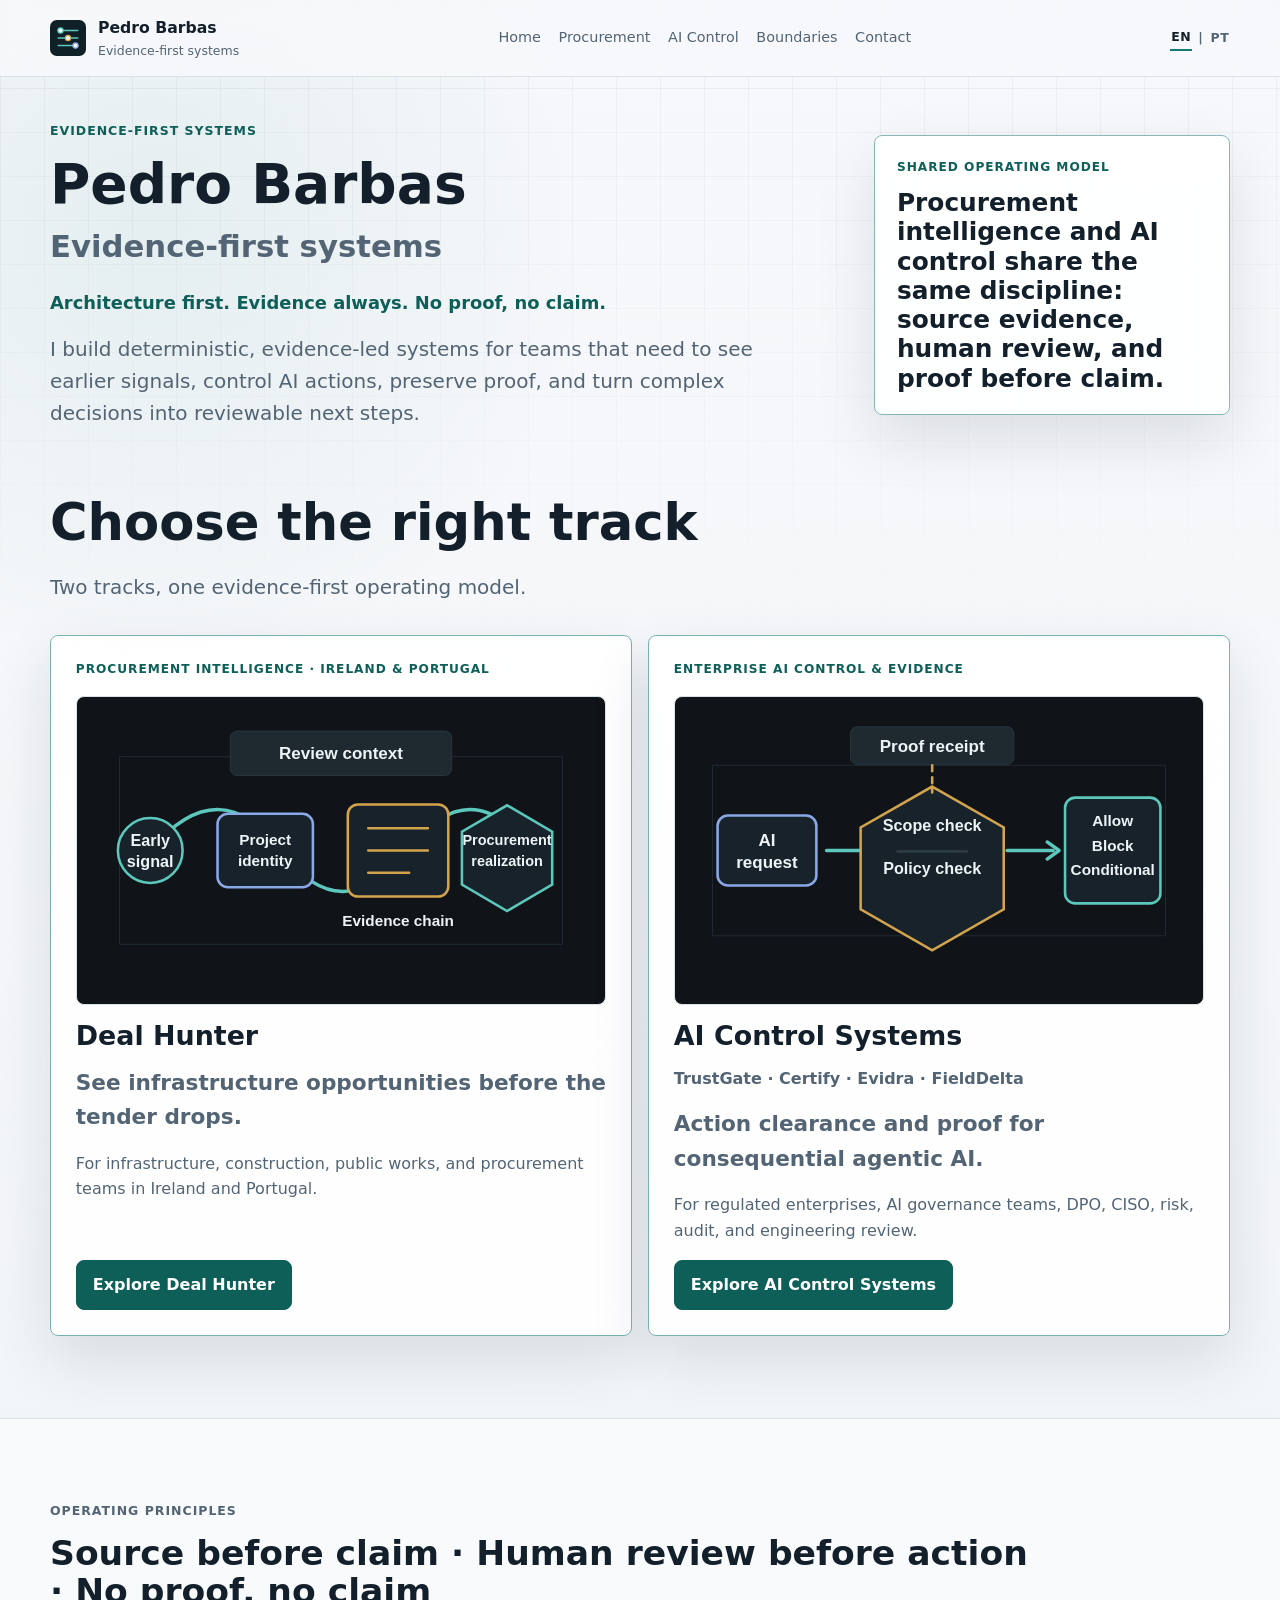
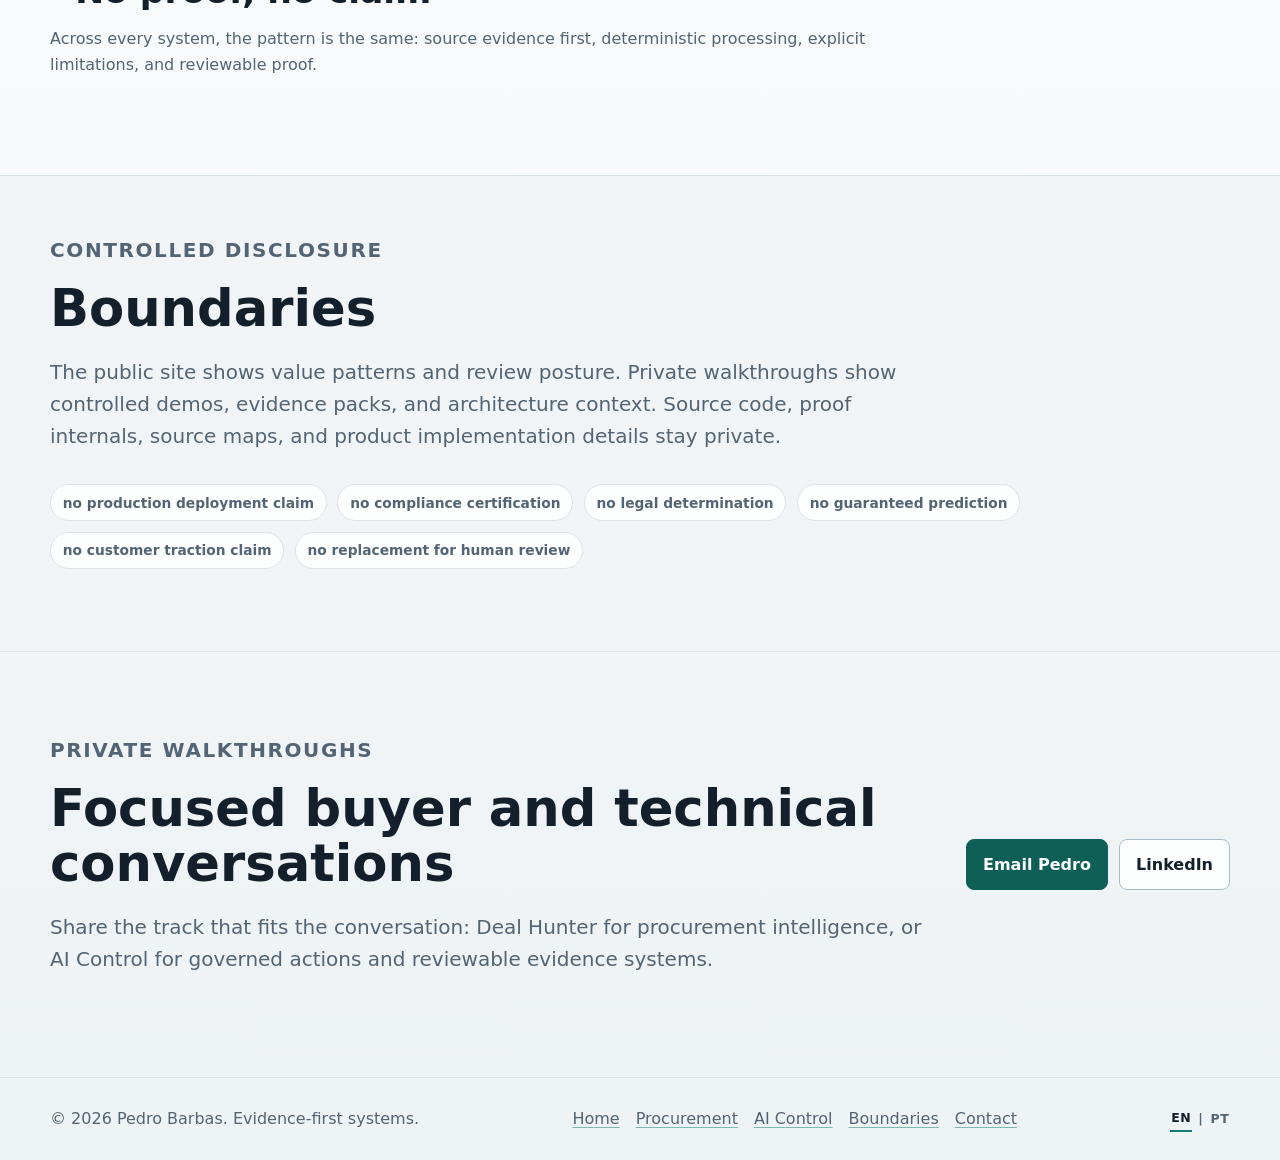
<file: index.html>
<!doctype html>
<html lang="en">
  <head>
    <meta charset="utf-8">
    <meta name="viewport" content="width=device-width, initial-scale=1">
    <title>Pedro Barbas | Evidence-first systems</title>
    <meta
      name="description"
      content="Evidence-first systems for procurement intelligence, AI control, and reviewable proof."
    >
    <meta property="og:title" content="Pedro Barbas | Evidence-first systems">
    <meta
      property="og:description"
      content="Evidence-first systems for procurement intelligence, AI control, and reviewable proof."
    >
    <meta property="og:type" content="website">
    <meta property="og:image" content="assets/og-image.svg">
    <meta name="twitter:card" content="summary_large_image">
    <link rel="icon" href="assets/favicon.svg" type="image/svg+xml">
    <link rel="stylesheet" href="styles.css">
    <link rel="alternate" hreflang="en" href="/">
    <link rel="alternate" hreflang="pt-PT" href="/pt/">
    <link rel="alternate" hreflang="x-default" href="/">
  </head>
  <body>
    <a class="skip-link" href="#main">Skip to content</a>

    <header class="site-header" aria-label="Primary">
      <nav class="nav-shell">
        <a class="brand-link" href="./" aria-label="Pedro Barbas home">
          <img src="assets/mark.svg" alt="" width="36" height="36">
          <span>
            <strong>Pedro Barbas</strong>
            <span>Evidence-first systems</span>
          </span>
        </a>
        <div class="nav-links" aria-label="Site sections">
          <a href="./">Home</a>
          <a href="procurement/">Procurement</a>
          <a href="ai-control/">AI Control</a>
          <a href="#boundaries">Boundaries</a>
          <a href="#contact">Contact</a>
        </div>
        <div class="language-switcher" aria-label="Language selector">
          <span class="current" aria-current="true">EN</span>
          <span aria-hidden="true">|</span>
          <a href="/pt/" lang="pt-PT" hreflang="pt-PT">PT</a>
        </div>
      </nav>
    </header>

    <main id="main">
      <section class="hero hub-hero section-band" id="top" aria-labelledby="hero-title">
        <div class="page-shell hub-hero-grid">
          <div class="hero-copy">
            <p class="eyebrow">Evidence-first systems</p>
            <h1 id="hero-title">Pedro Barbas</h1>
            <p class="identity-line">Evidence-first systems</p>
            <p class="tagline">Architecture first. Evidence always. No proof, no claim.</p>
            <p class="hero-subtitle">
              I build deterministic, evidence-led systems for teams that need to see earlier signals, control AI actions, preserve proof, and turn complex decisions into reviewable next steps.
            </p>
          </div>

          <aside class="hub-note" aria-label="Shared evidence model">
            <span>Shared operating model</span>
            <strong>Procurement intelligence and AI control share the same discipline: source evidence, human review, and proof before claim.</strong>
          </aside>
        </div>
      </section>

      <section class="section-band route-band" aria-labelledby="routes-title">
        <div class="page-shell">
          <div class="section-heading router-heading">
            <h2 id="routes-title">Choose the right track</h2>
            <p>Two tracks, one evidence-first operating model.</p>
          </div>

          <div class="route-grid" aria-label="Public site tracks">
            <article class="route-card">
              <p class="route-kicker">PROCUREMENT INTELLIGENCE &middot; IRELAND &amp; PORTUGAL</p>
              <figure class="route-icon">
                <img
                  src="assets/procurement-evidence-chain.svg"
                  alt="Abstract procurement source-backed trail from early signal to review context."
                  width="620"
                  height="360"
                >
              </figure>
              <h3>Deal Hunter</h3>
              <p class="route-lead">See infrastructure opportunities before the tender drops.</p>
              <p>
                For infrastructure, construction, public works, and procurement teams in Ireland and Portugal.
              </p>
              <a class="button primary" href="procurement/">Explore Deal Hunter</a>
            </article>

            <article class="route-card">
              <p class="route-kicker">ENTERPRISE AI CONTROL &amp; EVIDENCE</p>
              <figure class="route-icon">
                <img
                  src="assets/ai-action-control-gate.svg"
                  alt="Abstract AI action control gate."
                  width="620"
                  height="360"
                >
              </figure>
              <h3>AI Control Systems</h3>
              <p class="route-product-line">TrustGate &middot; Certify &middot; Evidra &middot; FieldDelta</p>
              <p class="route-lead">
                Action clearance and proof for consequential agentic AI.
              </p>
              <p>
                For regulated enterprises, AI governance teams, DPO, CISO, risk, audit, and engineering review.
              </p>
              <a class="button primary" href="ai-control/">Explore AI Control Systems</a>
            </article>
          </div>
        </div>
      </section>

      <section class="section-band principles-band" id="principles" aria-labelledby="principles-title">
        <div class="page-shell principle-strip">
          <div>
            <p class="eyebrow">Operating principles</p>
            <h2 id="principles-title">Source before claim &middot; Human review before action &middot; No proof, no claim</h2>
            <p>
              Across every system, the pattern is the same: source evidence first, deterministic processing, explicit limitations, and reviewable proof.
            </p>
          </div>
        </div>
      </section>

      <section class="section-band boundaries-compact" id="boundaries" aria-labelledby="boundaries-title">
        <div class="page-shell">
          <div class="section-heading compact">
            <p class="eyebrow">Controlled disclosure</p>
            <h2 id="boundaries-title">Boundaries</h2>
            <p>
              The public site shows value patterns and review posture. Private walkthroughs show controlled demos, evidence packs, and architecture context. Source code, proof internals, source maps, and product implementation details stay private.
            </p>
          </div>

          <div class="chip-grid" aria-label="Not claimed">
            <span>no production deployment claim</span>
            <span>no compliance certification</span>
            <span>no legal determination</span>
            <span>no guaranteed prediction</span>
            <span>no customer traction claim</span>
            <span>no replacement for human review</span>
          </div>
        </div>
      </section>

      <section class="section-band contact-band" id="contact" aria-labelledby="contact-title">
        <div class="page-shell contact-shell">
          <div>
            <p class="eyebrow">Private walkthroughs</p>
            <h2 id="contact-title">Focused buyer and technical conversations</h2>
            <p>
              Share the track that fits the conversation: Deal Hunter for procurement intelligence, or AI Control for governed actions and reviewable evidence systems.
            </p>
          </div>
          <div class="contact-actions" aria-label="Contact options">
            <a class="button primary" href="mailto:pedro.m.barbas@gmail.com?subject=Private%20walkthrough%20request">Email Pedro</a>
            <a class="button secondary" href="https://www.linkedin.com/in/pedrobarbas/">LinkedIn</a>
          </div>
        </div>
      </section>
    </main>

    <footer class="site-footer">
      <div class="page-shell footer-shell">
        <p>&copy; 2026 Pedro Barbas. Evidence-first systems.</p>
        <nav aria-label="Footer">
          <a href="./">Home</a>
          <a href="procurement/">Procurement</a>
          <a href="ai-control/">AI Control</a>
          <a href="#boundaries">Boundaries</a>
          <a href="#contact">Contact</a>
        </nav>
        <div class="language-switcher" aria-label="Language selector">
          <span class="current" aria-current="true">EN</span>
          <span aria-hidden="true">|</span>
          <a href="/pt/" lang="pt-PT" hreflang="pt-PT">PT</a>
        </div>
      </div>
    </footer>
    <!-- Cloudflare Web Analytics --><script type='module' src='https://static.cloudflareinsights.com/beacon.min.js' data-cf-beacon='{"token": "f98435bd5a3f4067b08ab45e20992230"}'></script><!-- End Cloudflare Web Analytics -->
  </body>
</html>
</file>
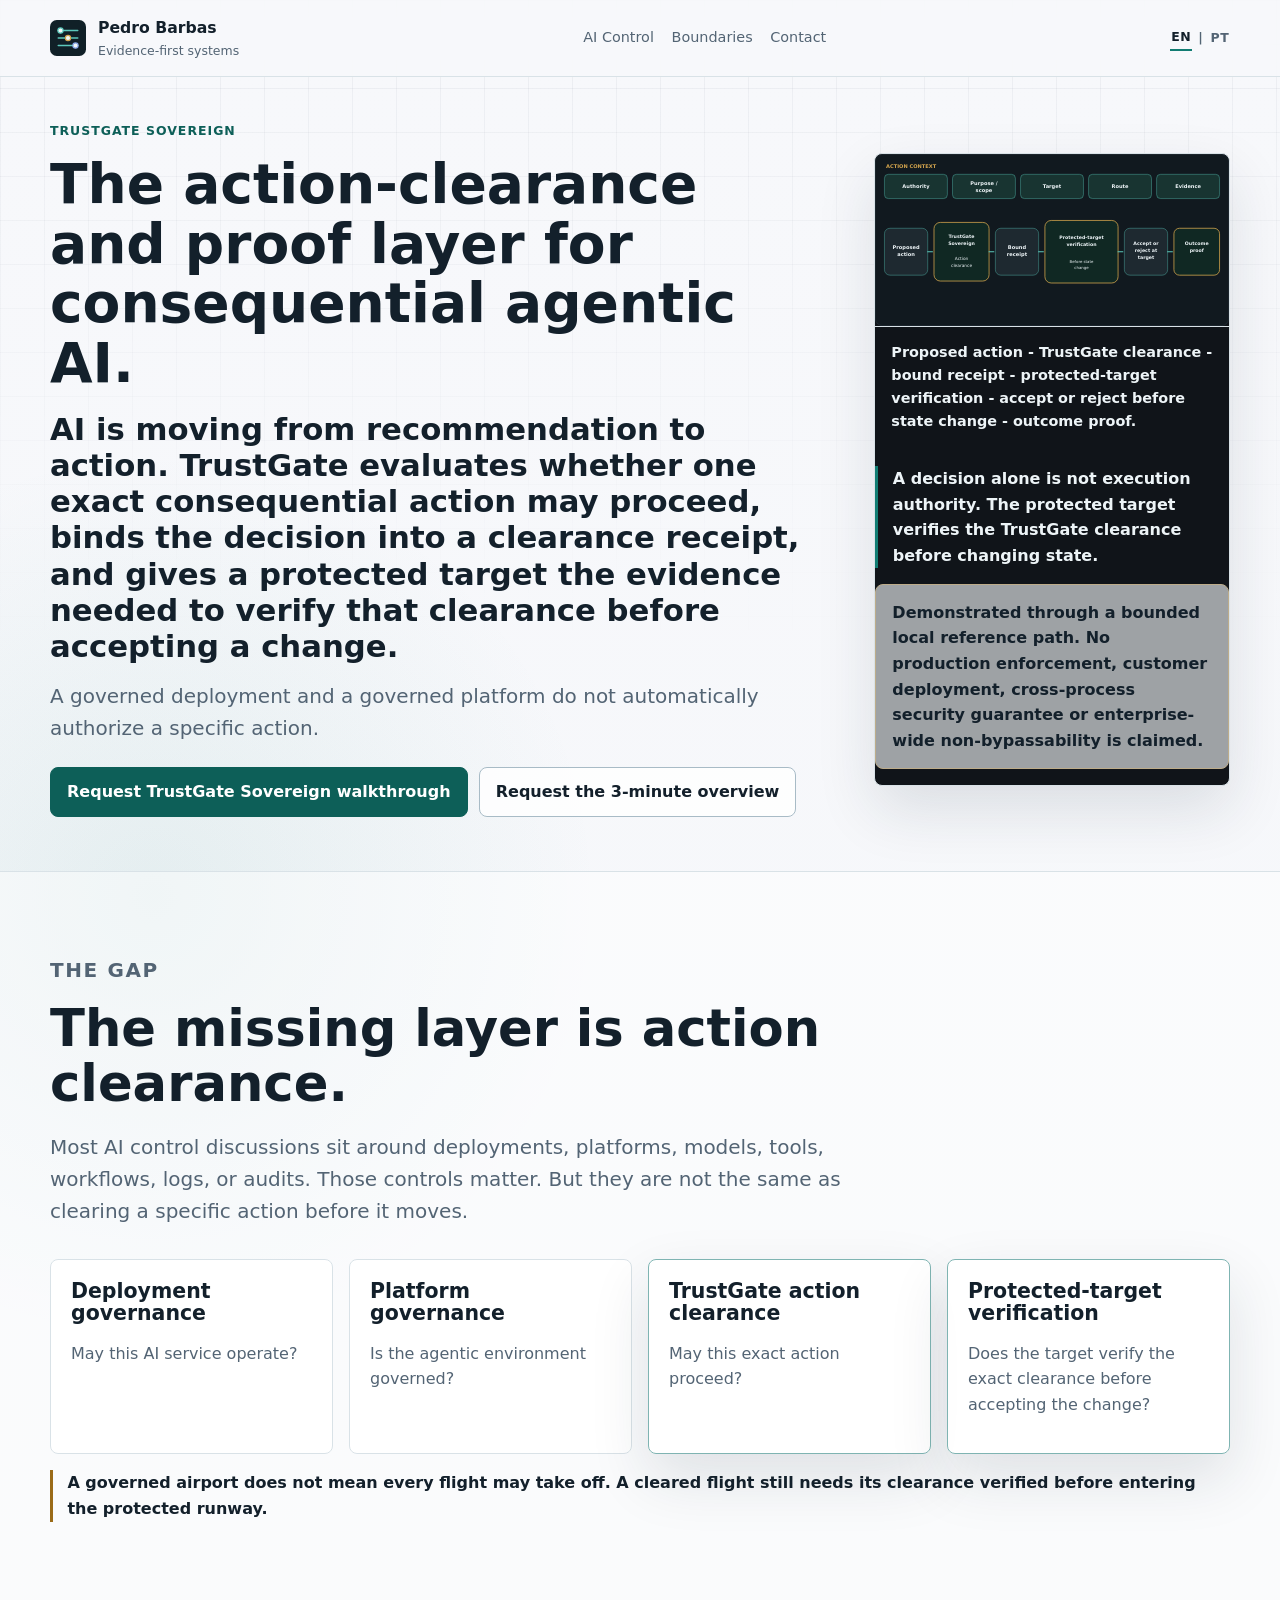
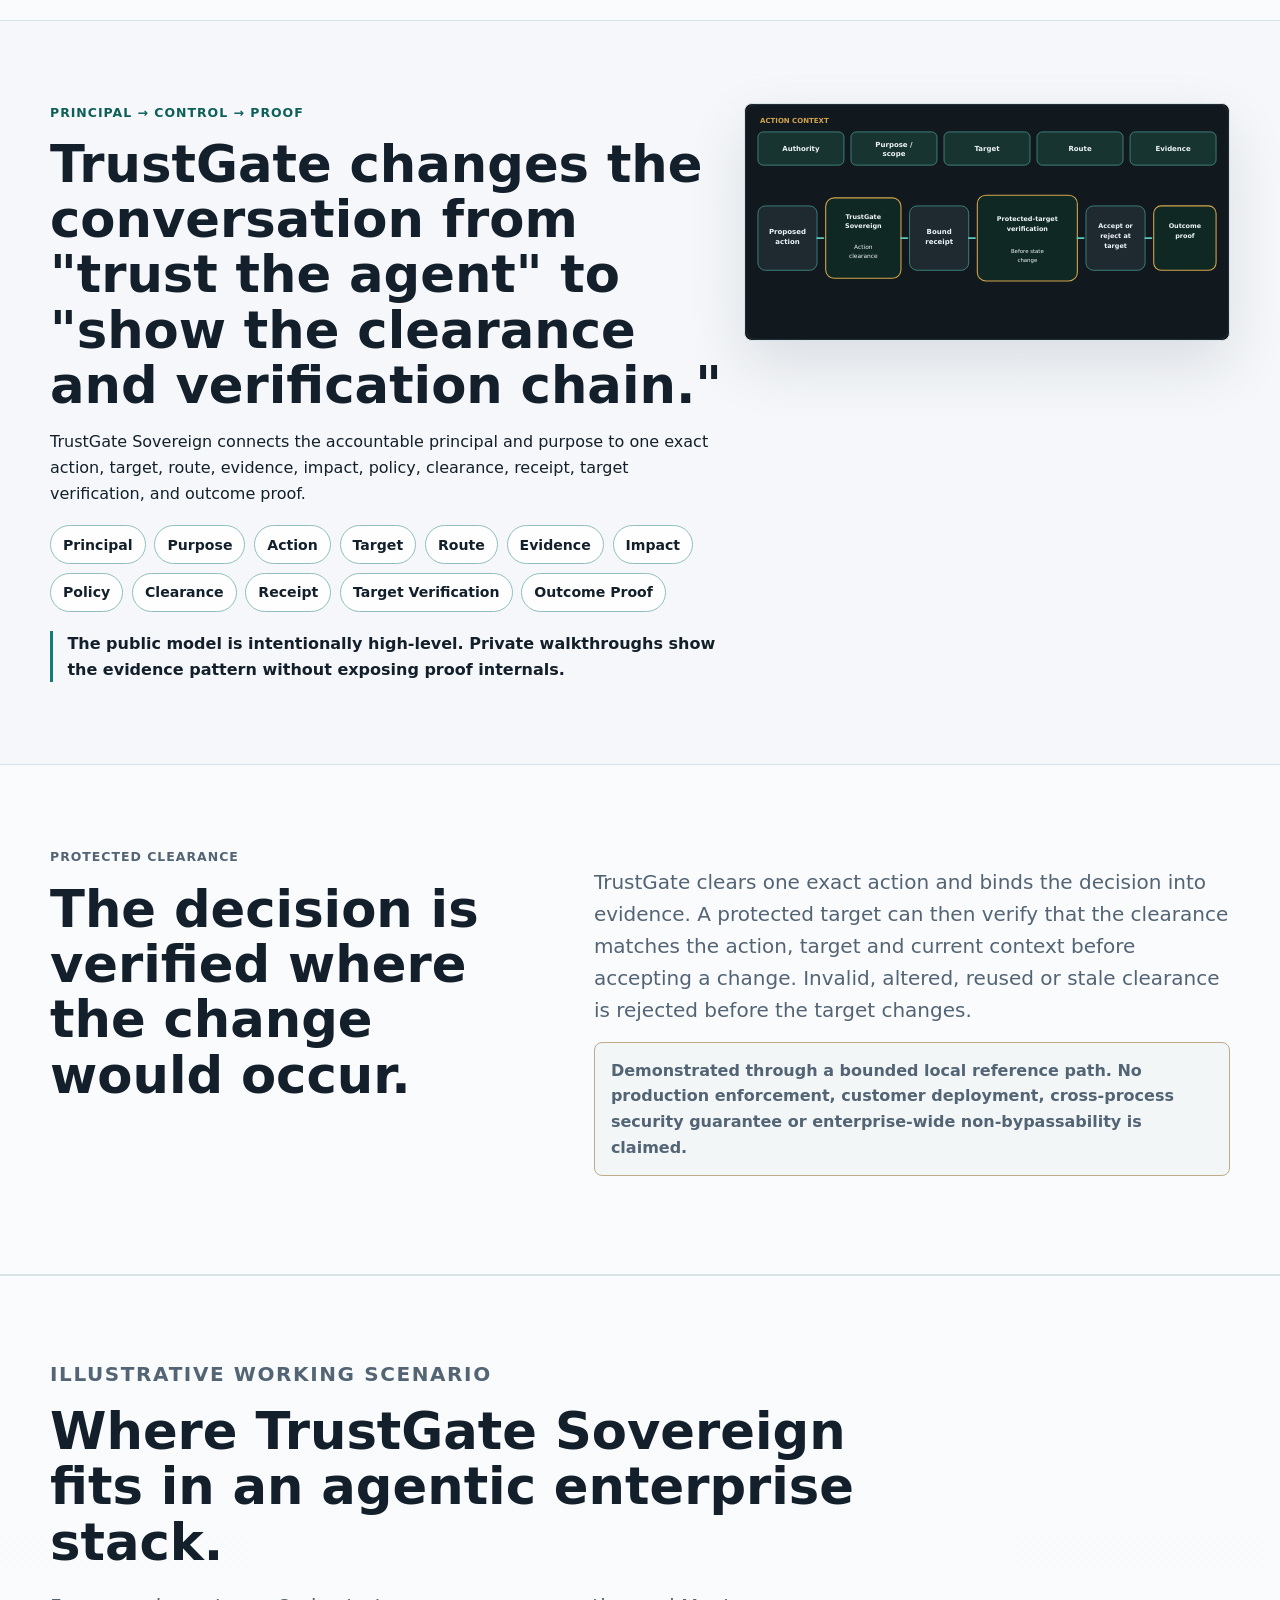
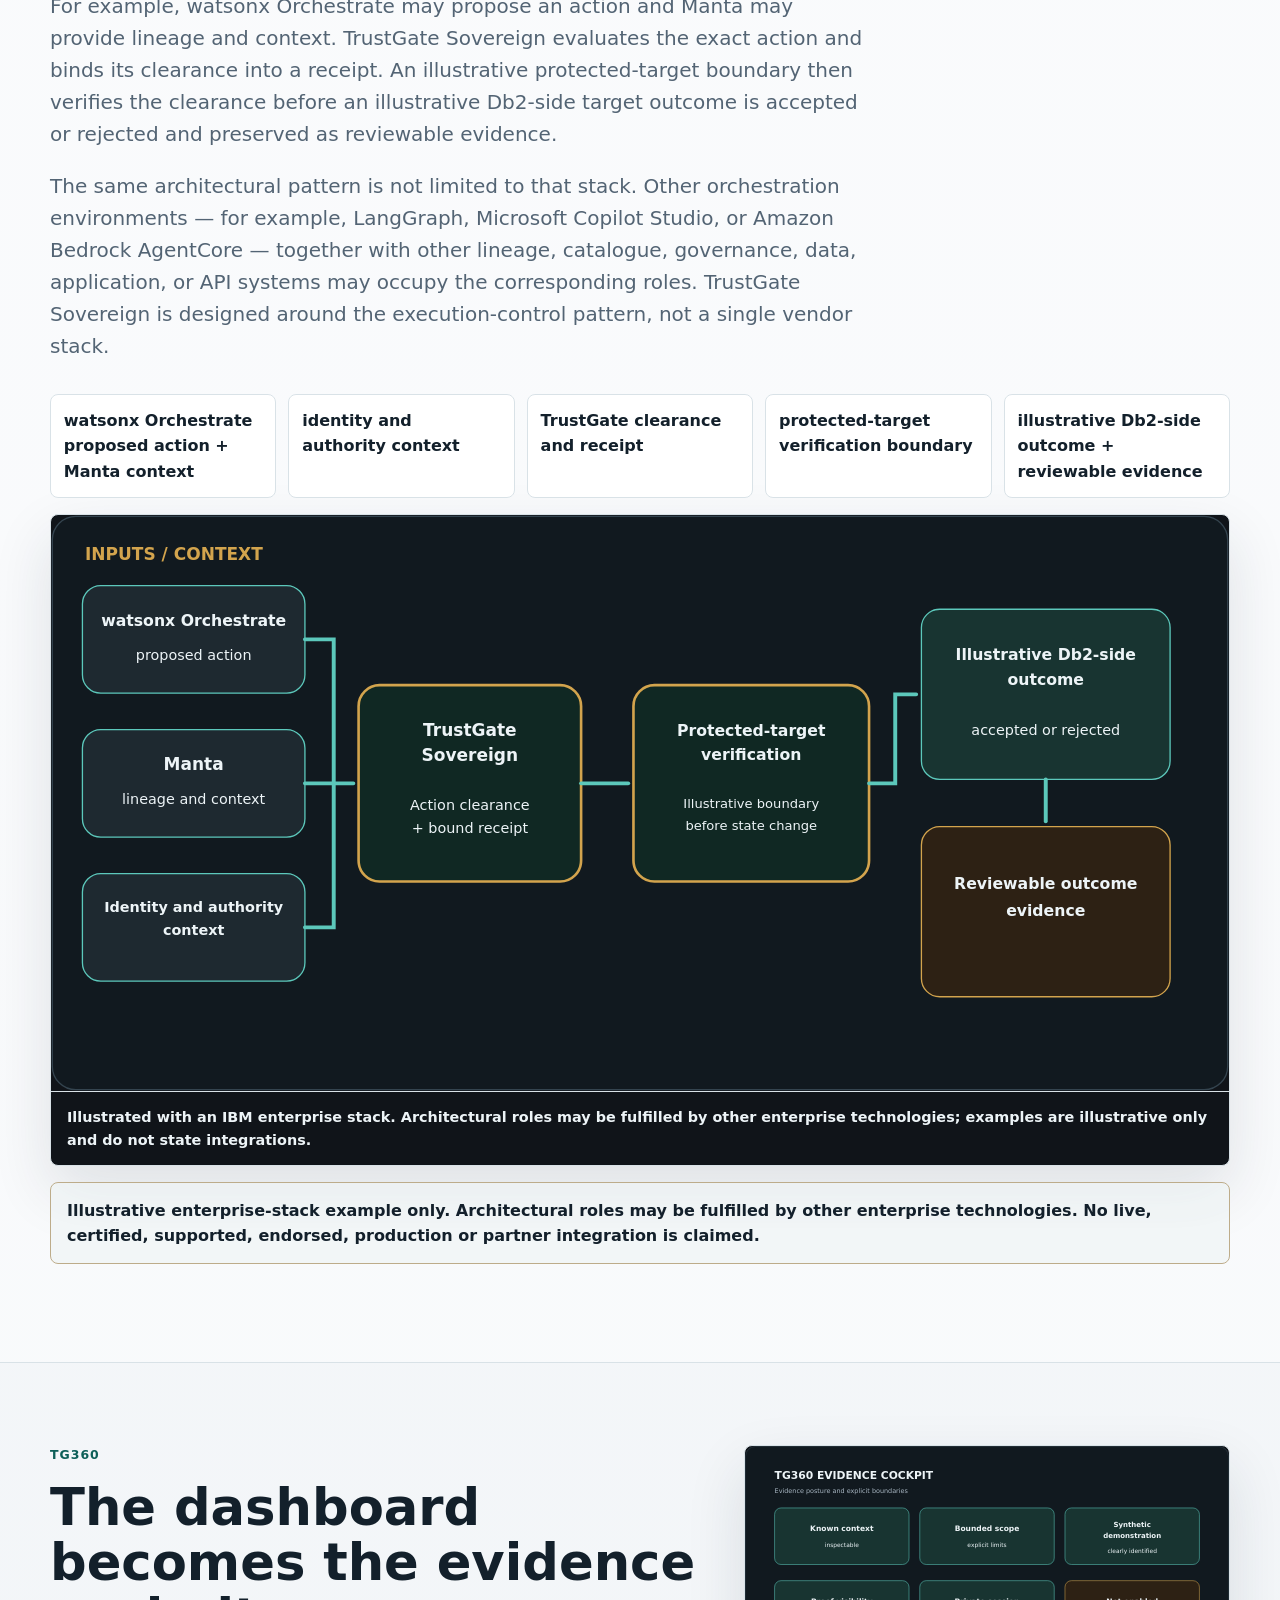
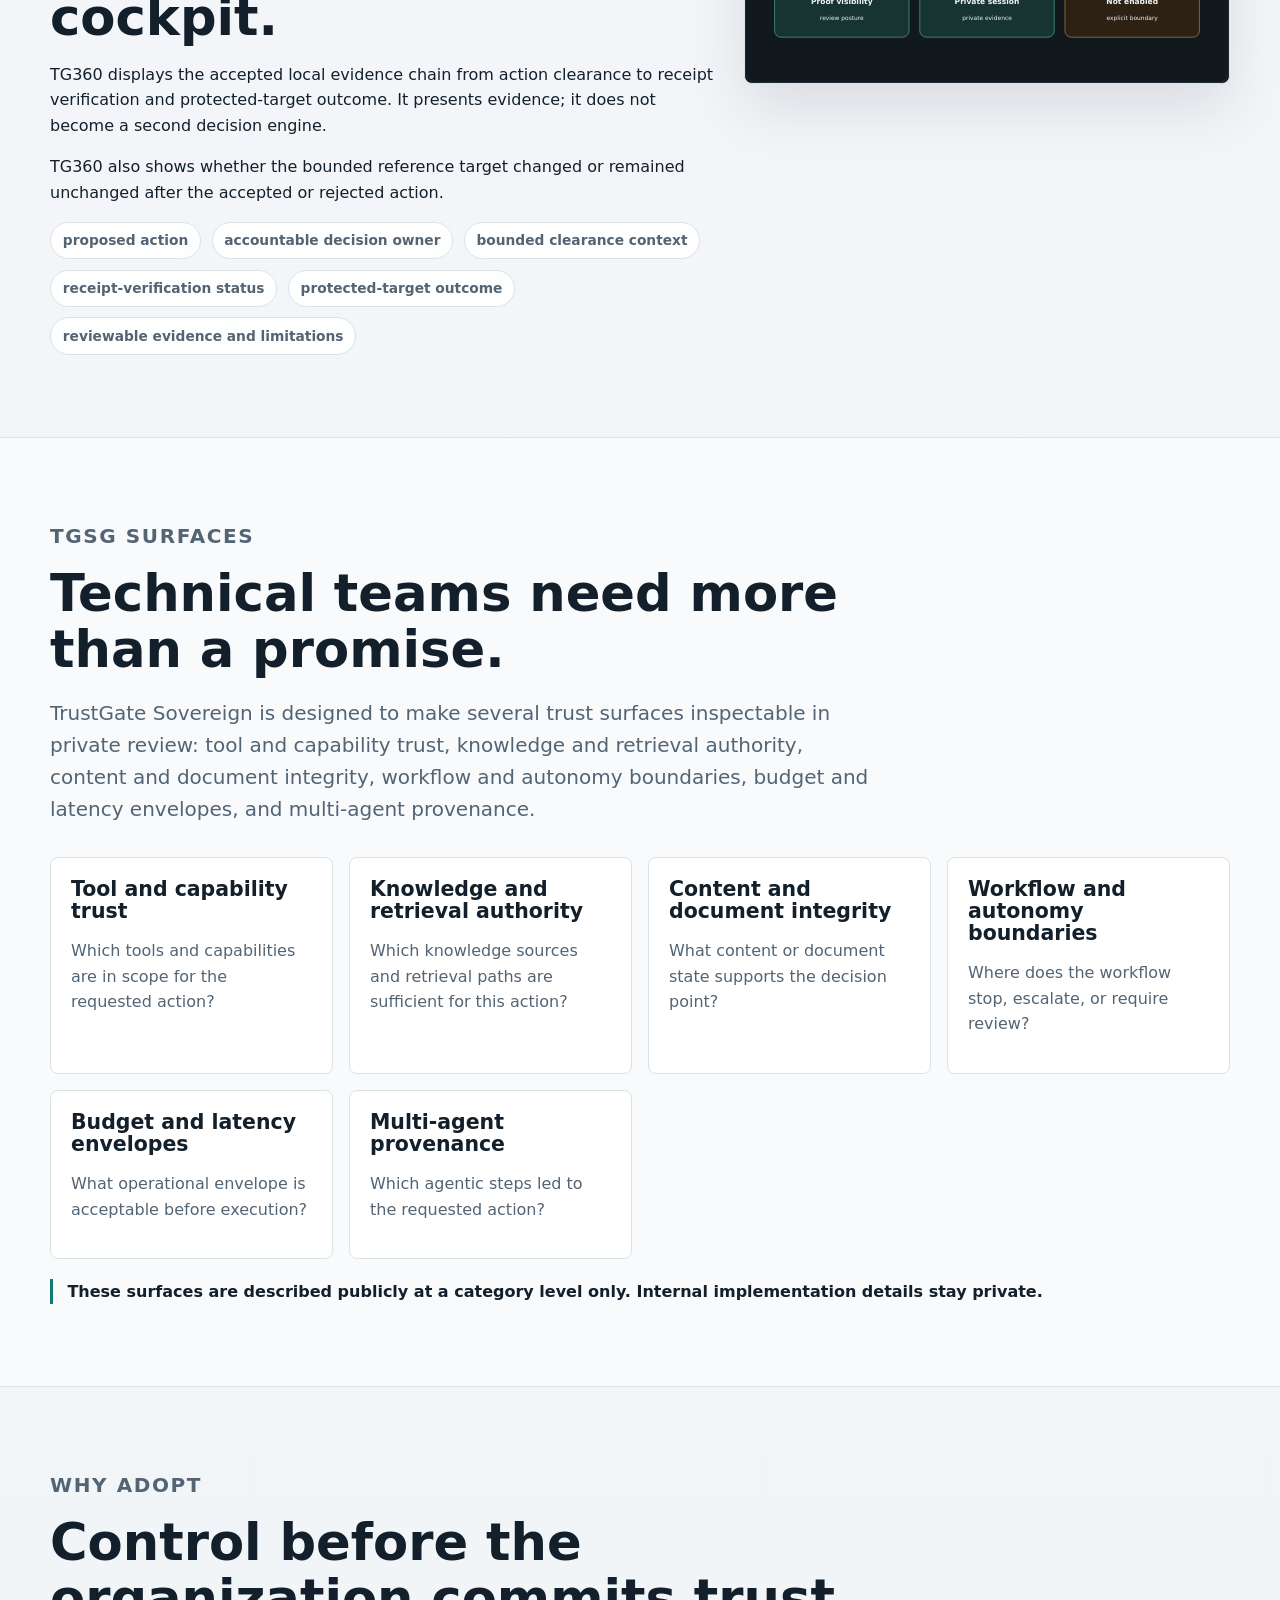
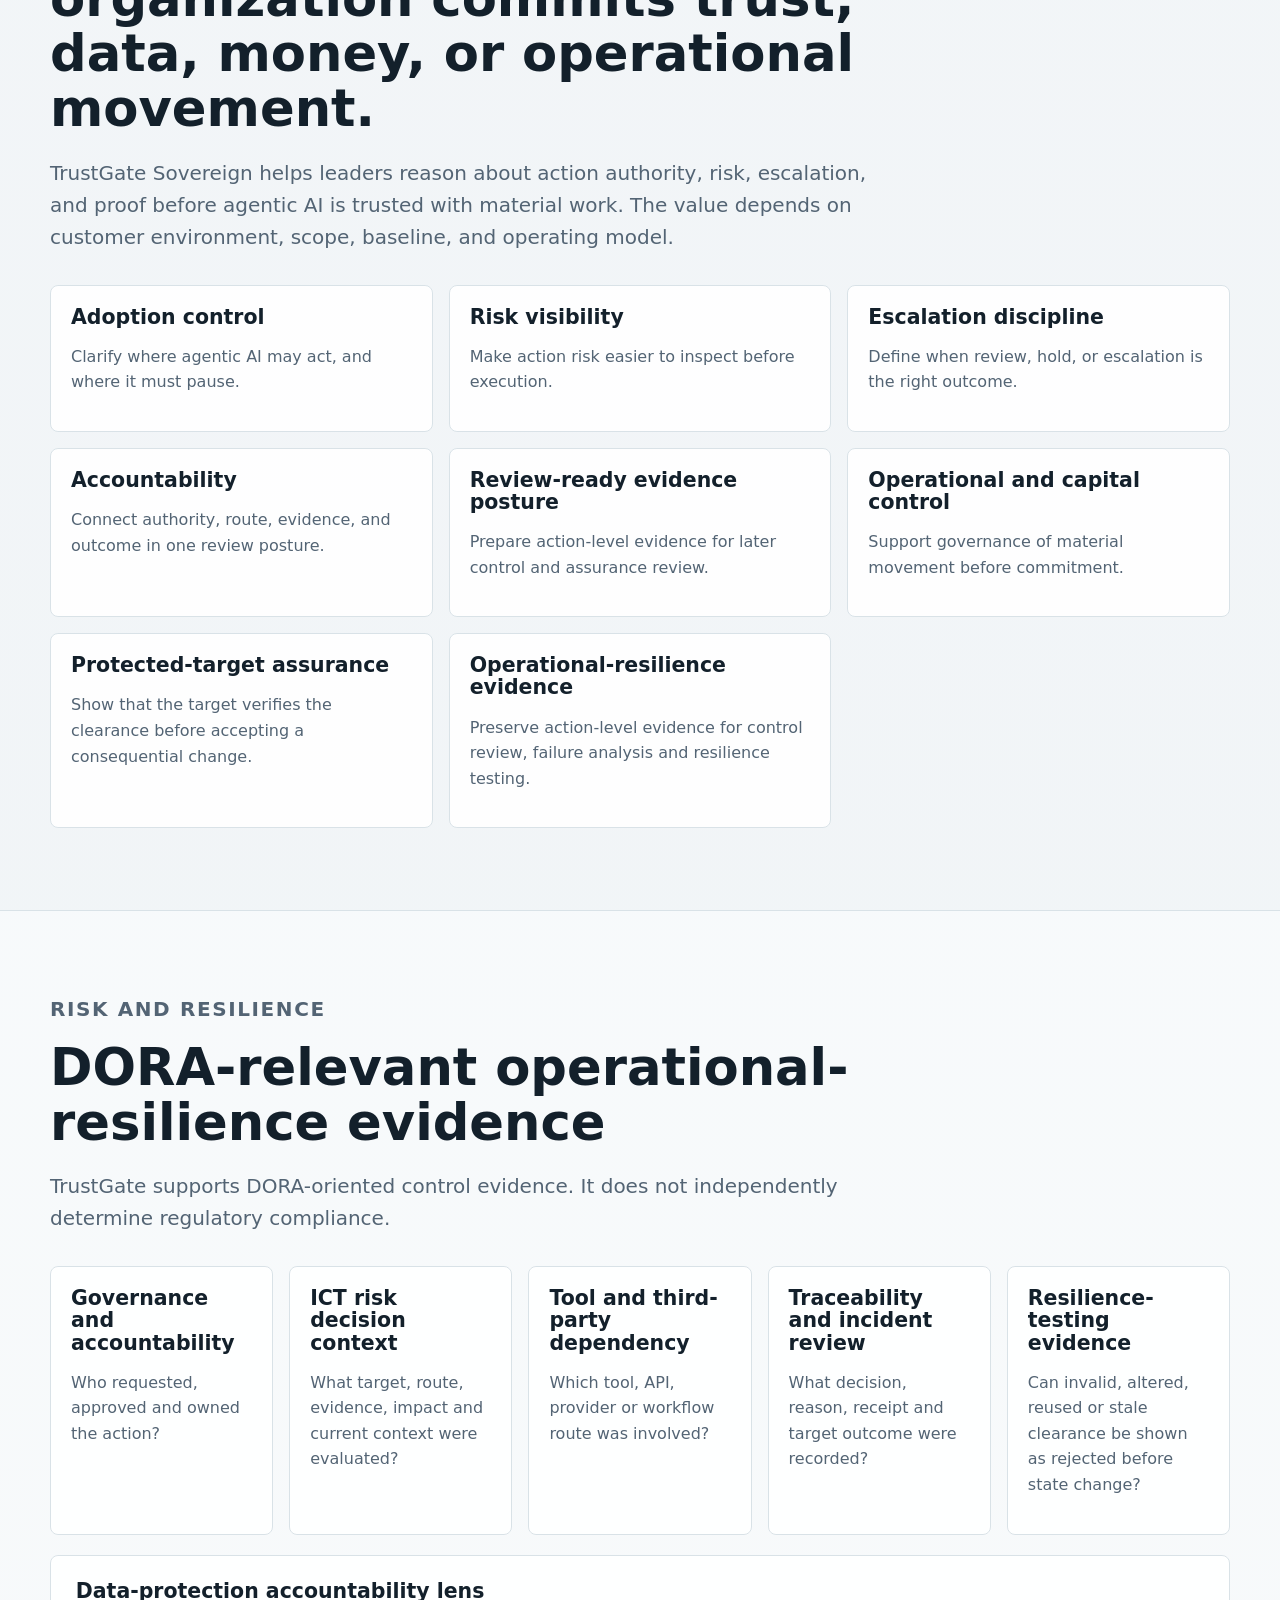
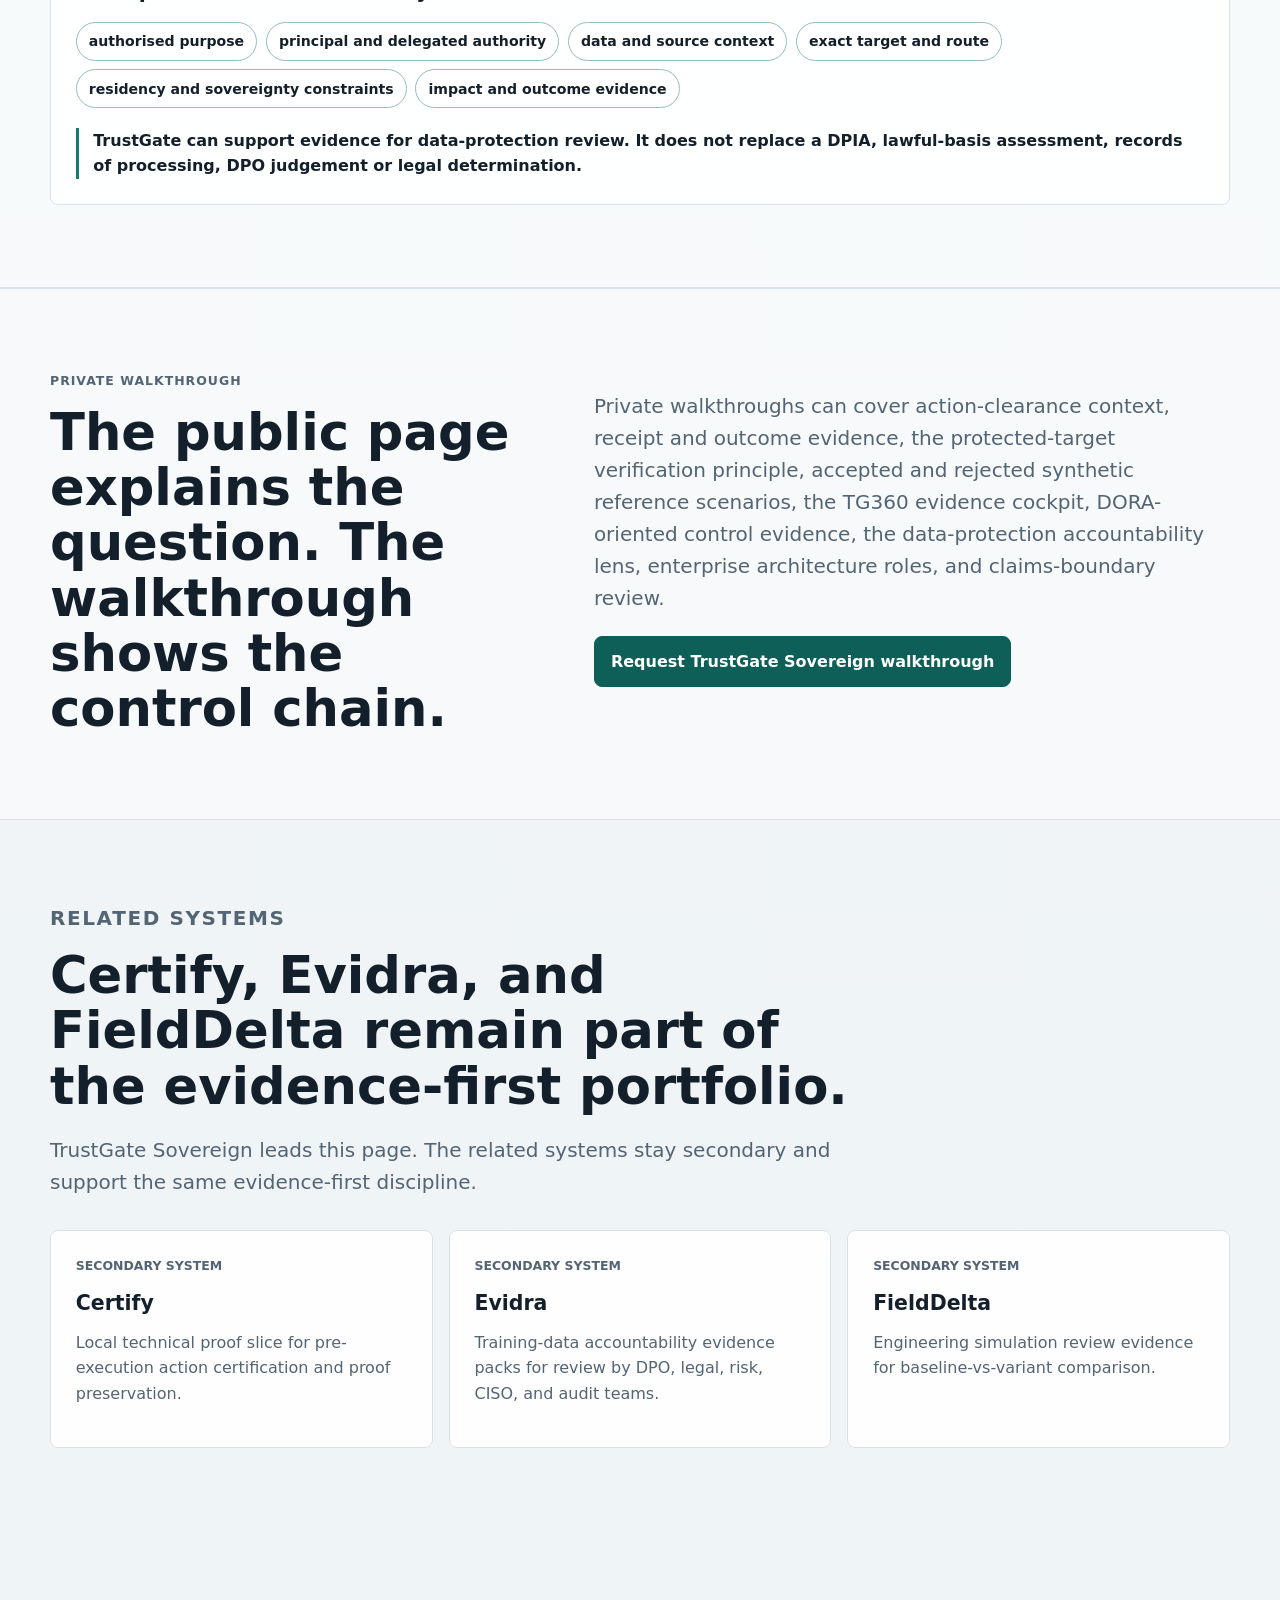
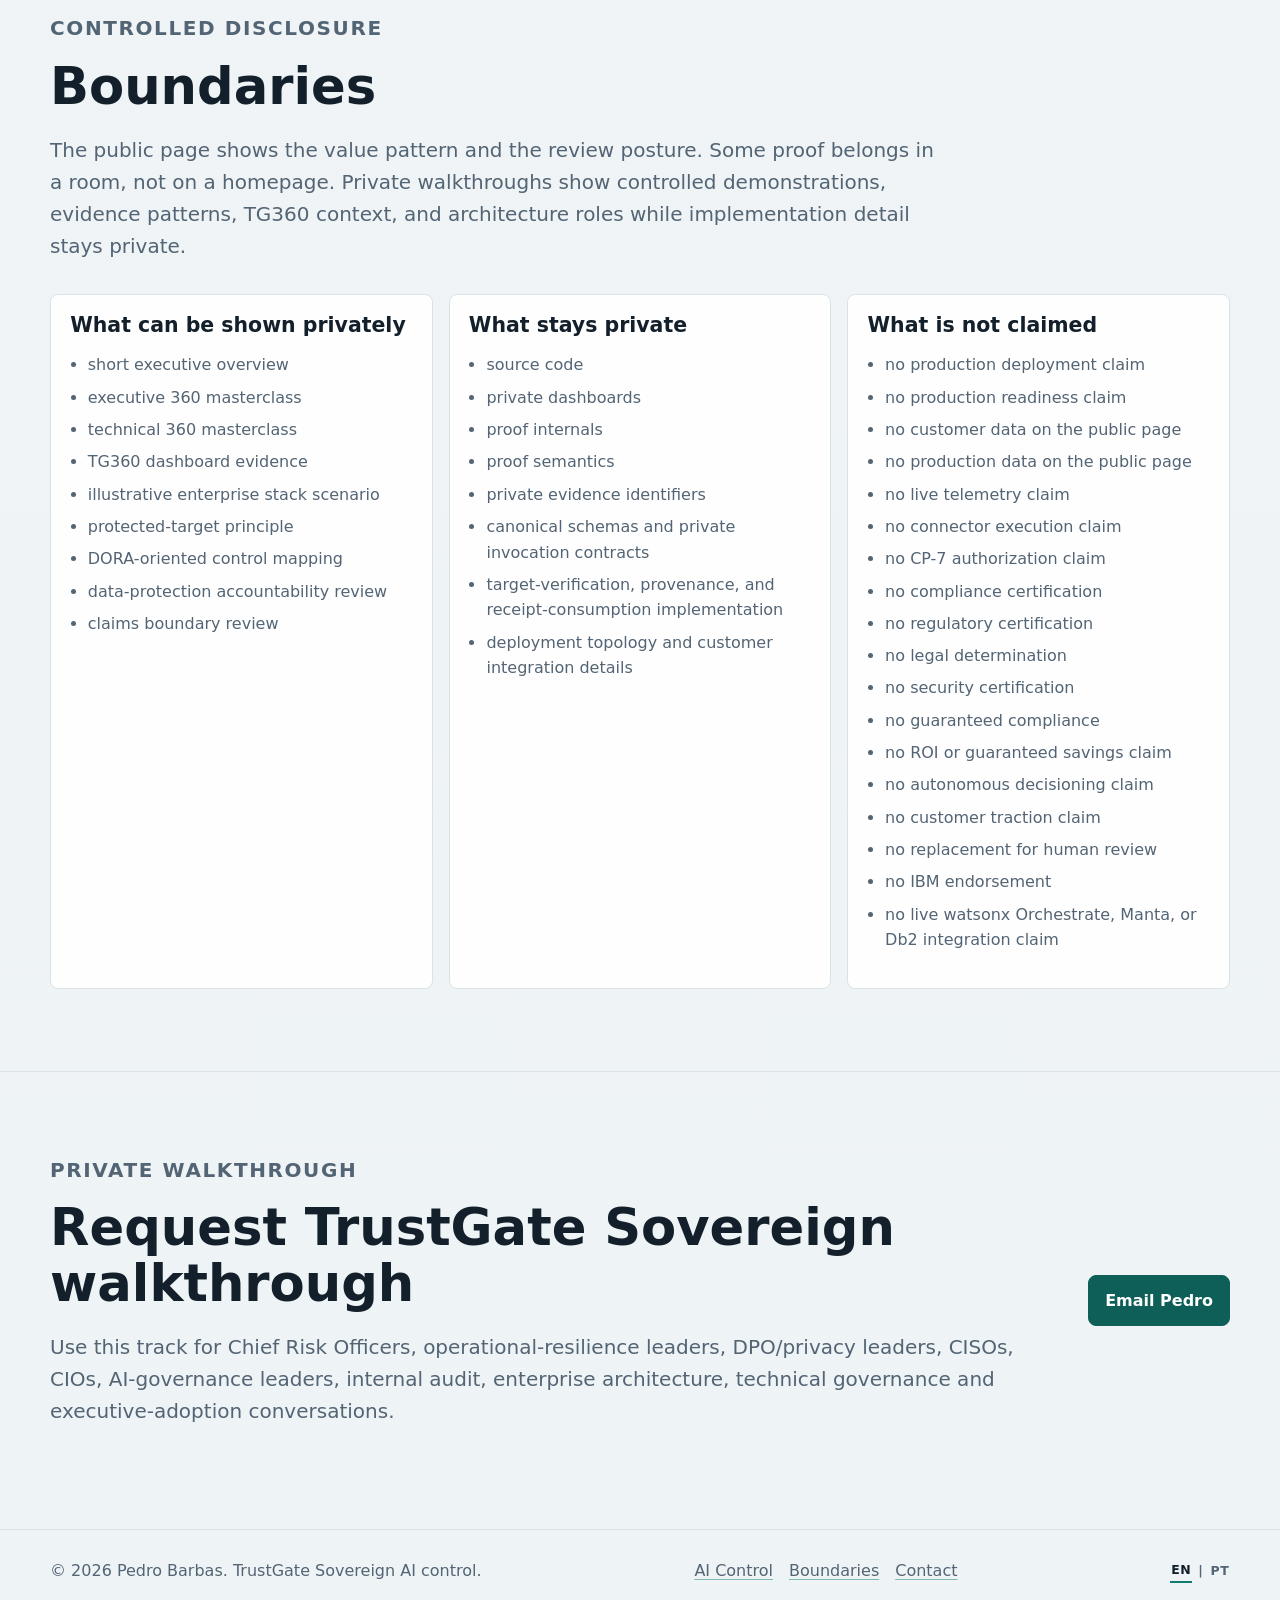
<file: ai-control/index.html>
<!doctype html>
<html lang="en">
  <head>
    <meta charset="utf-8">
    <meta name="viewport" content="width=device-width, initial-scale=1">
    <title>TrustGate Sovereign | Action clearance and proof for agentic AI</title>
    <meta
      name="description"
      content="TrustGate evaluates whether one exact consequential agentic action may proceed, binds the decision into evidence, and supports protected-target verification before state change."
    >
    <meta property="og:title" content="TrustGate Sovereign | Action clearance and proof for agentic AI">
    <meta
      property="og:description"
      content="TrustGate evaluates whether one exact consequential agentic action may proceed, binds the decision into evidence, and supports protected-target verification before state change."
    >
    <meta property="og:type" content="website">
    <meta property="og:image" content="../assets/og-image.svg">
    <meta name="twitter:card" content="summary_large_image">
    <link rel="icon" href="../assets/favicon.svg" type="image/svg+xml">
    <link rel="stylesheet" href="../styles.css">
    <link rel="alternate" hreflang="en" href="/ai-control/">
    <link rel="alternate" hreflang="pt-PT" href="/pt/ai-control/">
  </head>
  <body>
    <a class="skip-link" href="#main">Skip to content</a>

    <header class="site-header" aria-label="Primary">
      <nav class="nav-shell">
        <div class="brand-link" aria-label="Pedro Barbas">
          <img src="../assets/mark.svg" alt="" width="36" height="36">
          <span>
            <strong>Pedro Barbas</strong>
            <span>Evidence-first systems</span>
          </span>
        </div>
        <div class="nav-links" aria-label="Site sections">
          <a href="../ai-control/">AI Control</a>
          <a href="#boundaries">Boundaries</a>
          <a href="#contact">Contact</a>
        </div>
        <div class="language-switcher" aria-label="Language selector">
          <span class="current" aria-current="true">EN</span>
          <span aria-hidden="true">|</span>
          <a href="/pt/ai-control/" lang="pt-PT" hreflang="pt-PT">PT</a>
        </div>
      </nav>
    </header>

    <main id="main">
      <section class="hero track-hero sovereign-hero section-band" id="top" aria-labelledby="hero-title">
        <div class="page-shell track-hero-grid">
          <div class="hero-copy">
            <p class="eyebrow">TrustGate Sovereign</p>
            <h1 id="hero-title">The action-clearance and proof layer for consequential agentic AI.</h1>
            <p class="hero-statement">
              AI is moving from recommendation to action. TrustGate evaluates whether one exact consequential action may proceed, binds the decision into a clearance receipt, and gives a protected target the evidence needed to verify that clearance before accepting a change.
            </p>
            <p class="hero-subtitle">
              A governed deployment and a governed platform do not automatically authorize a specific action.
            </p>
            <div class="cta-row">
              <a class="button primary" href="mailto:pedro.m.barbas@gmail.com?subject=TrustGate%20Sovereign%20private%20walkthrough">Request TrustGate Sovereign walkthrough</a>
              <a class="button secondary" href="mailto:pedro.m.barbas@gmail.com?subject=TrustGate%20Sovereign%203-minute%20overview">Request the 3-minute overview</a>
            </div>
          </div>

          <figure class="visual-panel hero-visual">
            <img
              src="../assets/trustgate-action-clearance-chain-en-v2.svg"
              alt="Public TrustGate Sovereign chain from a proposed action through clearance, a bound receipt, protected-target verification, acceptance or rejection, and outcome proof."
              width="620"
              height="360"
            >
            <figcaption>Proposed action - TrustGate clearance - bound receipt - protected-target verification - accept or reject before state change - outcome proof.</figcaption>
            <p class="boundary-note">A decision alone is not execution authority. The protected target verifies the TrustGate clearance before changing state.</p>
            <p class="scenario-note">Demonstrated through a bounded local reference path. No production enforcement, customer deployment, cross-process security guarantee or enterprise-wide non-bypassability is claimed.</p>
          </figure>
        </div>
      </section>

      <section class="section-band focus-band" aria-labelledby="gap-title">
        <div class="page-shell">
          <div class="section-heading">
            <p class="eyebrow">The gap</p>
            <h2 id="gap-title">The missing layer is action clearance.</h2>
            <p>
              Most AI control discussions sit around deployments, platforms, models, tools, workflows, logs, or audits. Those controls matter. But they are not the same as clearing a specific action before it moves.
            </p>
          </div>

          <div class="sovereign-grid four-column">
            <article class="sovereign-card">
              <h3>Deployment governance</h3>
              <p>May this AI service operate?</p>
            </article>
            <article class="sovereign-card">
              <h3>Platform governance</h3>
              <p>Is the agentic environment governed?</p>
            </article>
            <article class="sovereign-card featured">
              <h3>TrustGate action clearance</h3>
              <p>May this exact action proceed?</p>
            </article>
            <article class="sovereign-card featured">
              <h3>Protected-target verification</h3>
              <p>Does the target verify the exact clearance before accepting the change?</p>
            </article>
          </div>

          <p class="sovereign-note">A governed airport does not mean every flight may take off. A cleared flight still needs its clearance verified before entering the protected runway.</p>
        </div>
      </section>

      <section class="section-band" aria-labelledby="chain-title">
        <div class="page-shell sovereign-visual-row">
          <div>
            <p class="eyebrow">Principal &rarr; Control &rarr; Proof</p>
            <h2 id="chain-title">TrustGate changes the conversation from "trust the agent" to "show the clearance and verification chain."</h2>
            <p>
              TrustGate Sovereign connects the accountable principal and purpose to one exact action, target, route, evidence, impact, policy, clearance, receipt, target verification, and outcome proof.
            </p>
            <div class="control-chain" aria-label="TrustGate Sovereign control chain">
              <span>Principal</span>
              <span>Purpose</span>
              <span>Action</span>
              <span>Target</span>
              <span>Route</span>
              <span>Evidence</span>
              <span>Impact</span>
              <span>Policy</span>
              <span>Clearance</span>
              <span>Receipt</span>
              <span>Target Verification</span>
              <span>Outcome Proof</span>
            </div>
            <p class="boundary-note">The public model is intentionally high-level. Private walkthroughs show the evidence pattern without exposing proof internals.</p>
          </div>
          <figure class="visual-panel hero-visual">
            <img
              src="../assets/trustgate-action-clearance-chain-en-v2.svg"
              alt="High-level TrustGate clearance and protected-target verification chain."
              width="620"
              height="360"
            >
          </figure>
        </div>
      </section>

      <section class="section-band focus-band" aria-labelledby="protected-target-title">
        <div class="page-shell split-section">
          <div>
            <p class="eyebrow">Protected clearance</p>
            <h2 id="protected-target-title">The decision is verified where the change would occur.</h2>
          </div>
          <div>
            <p class="section-lead">TrustGate clears one exact action and binds the decision into evidence. A protected target can then verify that the clearance matches the action, target and current context before accepting a change. Invalid, altered, reused or stale clearance is rejected before the target changes.</p>
            <p class="scenario-note">Demonstrated through a bounded local reference path. No production enforcement, customer deployment, cross-process security guarantee or enterprise-wide non-bypassability is claimed.</p>
          </div>
        </div>
      </section>

      <section class="section-band focus-band" aria-labelledby="scenario-title">
        <div class="page-shell">
          <div class="section-heading">
            <p class="eyebrow">Illustrative working scenario</p>
            <h2 id="scenario-title">Where TrustGate Sovereign fits in an agentic enterprise stack.</h2>
            <p>
              For example, watsonx Orchestrate may propose an action and Manta may provide lineage and context. TrustGate Sovereign evaluates the exact action and binds its clearance into a receipt. An illustrative protected-target boundary then verifies the clearance before an illustrative Db2-side target outcome is accepted or rejected and preserved as reviewable evidence.
            </p>
            <p>
              The same architectural pattern is not limited to that stack. Other orchestration environments — for example, LangGraph, Microsoft Copilot Studio, or Amazon Bedrock AgentCore — together with other lineage, catalogue, governance, data, application, or API systems may occupy the corresponding roles. TrustGate Sovereign is designed around the execution-control pattern, not a single vendor stack.
            </p>
          </div>

          <div class="sovereign-flow" aria-label="Illustrative enterprise stack flow">
            <span>watsonx Orchestrate proposed action + Manta context</span>
            <span>identity and authority context</span>
            <span>TrustGate clearance and receipt</span>
            <span>protected-target verification boundary</span>
            <span>illustrative Db2-side outcome + reviewable evidence</span>
          </div>

          <figure class="visual-panel hero-visual">
            <img
              src="../assets/trustgate-enterprise-verification-chain-en-v2.svg"
              alt="Illustrative enterprise stack showing watsonx Orchestrate and Manta context, TrustGate clearance and receipt, a protected-target verification boundary, and a Db2-side outcome."
              width="620"
              height="360"
            >
            <figcaption>Illustrated with an IBM enterprise stack. Architectural roles may be fulfilled by other enterprise technologies; examples are illustrative only and do not state integrations.</figcaption>
          </figure>

          <p class="scenario-note">Illustrative enterprise-stack example only. Architectural roles may be fulfilled by other enterprise technologies. No live, certified, supported, endorsed, production or partner integration is claimed.</p>
        </div>
      </section>

      <section class="section-band" aria-labelledby="tg360-title">
        <div class="page-shell sovereign-visual-row">
          <div>
            <p class="eyebrow">TG360</p>
            <h2 id="tg360-title">The dashboard becomes the evidence cockpit.</h2>
            <p>
              TG360 displays the accepted local evidence chain from action clearance to receipt verification and protected-target outcome. It presents evidence; it does not become a second decision engine.
            </p>
            <p>TG360 also shows whether the bounded reference target changed or remained unchanged after the accepted or rejected action.</p>
            <div class="chip-grid" aria-label="TG360 public evidence signals">
              <span>proposed action</span>
              <span>accountable decision owner</span>
              <span>bounded clearance context</span>
              <span>receipt-verification status</span>
              <span>protected-target outcome</span>
              <span>reviewable evidence and limitations</span>
            </div>
          </div>
          <figure class="visual-panel hero-visual">
            <img
              src="../assets/tg360-evidence-cockpit-en-v2.svg"
              alt="Abstract TG360 evidence cockpit showing bounded action clearance, receipt verification, protected-target outcome, and reviewable evidence."
              width="620"
              height="360"
            >
          </figure>
        </div>
      </section>

      <section class="section-band focus-band" aria-labelledby="tgsg-title">
        <div class="page-shell">
          <div class="section-heading">
            <p class="eyebrow">TGSG surfaces</p>
            <h2 id="tgsg-title">Technical teams need more than a promise.</h2>
            <p>
              TrustGate Sovereign is designed to make several trust surfaces inspectable in private review: tool and capability trust, knowledge and retrieval authority, content and document integrity, workflow and autonomy boundaries, budget and latency envelopes, and multi-agent provenance.
            </p>
          </div>
          <div class="sovereign-grid four-column">
            <article class="sovereign-card"><h3>Tool and capability trust</h3><p>Which tools and capabilities are in scope for the requested action?</p></article>
            <article class="sovereign-card"><h3>Knowledge and retrieval authority</h3><p>Which knowledge sources and retrieval paths are sufficient for this action?</p></article>
            <article class="sovereign-card"><h3>Content and document integrity</h3><p>What content or document state supports the decision point?</p></article>
            <article class="sovereign-card"><h3>Workflow and autonomy boundaries</h3><p>Where does the workflow stop, escalate, or require review?</p></article>
            <article class="sovereign-card"><h3>Budget and latency envelopes</h3><p>What operational envelope is acceptable before execution?</p></article>
            <article class="sovereign-card"><h3>Multi-agent provenance</h3><p>Which agentic steps led to the requested action?</p></article>
          </div>
          <p class="boundary-note">These surfaces are described publicly at a category level only. Internal implementation details stay private.</p>
        </div>
      </section>

      <section class="section-band" aria-labelledby="adopt-title">
        <div class="page-shell">
          <div class="section-heading">
            <p class="eyebrow">Why adopt</p>
            <h2 id="adopt-title">Control before the organization commits trust, data, money, or operational movement.</h2>
            <p>
              TrustGate Sovereign helps leaders reason about action authority, risk, escalation, and proof before agentic AI is trusted with material work. The value depends on customer environment, scope, baseline, and operating model.
            </p>
          </div>
          <div class="sovereign-grid">
            <article class="sovereign-card"><h3>Adoption control</h3><p>Clarify where agentic AI may act, and where it must pause.</p></article>
            <article class="sovereign-card"><h3>Risk visibility</h3><p>Make action risk easier to inspect before execution.</p></article>
            <article class="sovereign-card"><h3>Escalation discipline</h3><p>Define when review, hold, or escalation is the right outcome.</p></article>
            <article class="sovereign-card"><h3>Accountability</h3><p>Connect authority, route, evidence, and outcome in one review posture.</p></article>
            <article class="sovereign-card"><h3>Review-ready evidence posture</h3><p>Prepare action-level evidence for later control and assurance review.</p></article>
            <article class="sovereign-card"><h3>Operational and capital control</h3><p>Support governance of material movement before commitment.</p></article>
            <article class="sovereign-card"><h3>Protected-target assurance</h3><p>Show that the target verifies the clearance before accepting a consequential change.</p></article>
            <article class="sovereign-card"><h3>Operational-resilience evidence</h3><p>Preserve action-level evidence for control review, failure analysis and resilience testing.</p></article>
          </div>
        </div>
      </section>

      <section class="section-band focus-band" aria-labelledby="dora-title">
        <div class="page-shell">
          <div class="section-heading">
            <p class="eyebrow">Risk and resilience</p>
            <h2 id="dora-title">DORA-relevant operational-resilience evidence</h2>
            <p>TrustGate supports DORA-oriented control evidence. It does not independently determine regulatory compliance.</p>
          </div>
          <div class="sovereign-grid five-column">
            <article class="sovereign-card"><h3>Governance and accountability</h3><p>Who requested, approved and owned the action?</p></article>
            <article class="sovereign-card"><h3>ICT risk decision context</h3><p>What target, route, evidence, impact and current context were evaluated?</p></article>
            <article class="sovereign-card"><h3>Tool and third-party dependency</h3><p>Which tool, API, provider or workflow route was involved?</p></article>
            <article class="sovereign-card"><h3>Traceability and incident review</h3><p>What decision, reason, receipt and target outcome were recorded?</p></article>
            <article class="sovereign-card"><h3>Resilience-testing evidence</h3><p>Can invalid, altered, reused or stale clearance be shown as rejected before state change?</p></article>
          </div>
          <aside class="accountability-panel" aria-labelledby="data-protection-title">
            <h3 id="data-protection-title">Data-protection accountability lens</h3>
            <div class="control-chain" aria-label="Data-protection accountability evidence">
              <span>authorised purpose</span><span>principal and delegated authority</span><span>data and source context</span><span>exact target and route</span><span>residency and sovereignty constraints</span><span>impact and outcome evidence</span>
            </div>
            <p class="boundary-note">TrustGate can support evidence for data-protection review. It does not replace a DPIA, lawful-basis assessment, records of processing, DPO judgement or legal determination.</p>
          </aside>
        </div>
      </section>

      <section class="section-band focus-band" aria-labelledby="walkthrough-title">
        <div class="page-shell split-section">
          <div>
            <p class="eyebrow">Private walkthrough</p>
            <h2 id="walkthrough-title">The public page explains the question. The walkthrough shows the control chain.</h2>
          </div>
          <div>
            <p class="section-lead">
              Private walkthroughs can cover action-clearance context, receipt and outcome evidence, the protected-target verification principle, accepted and rejected synthetic reference scenarios, the TG360 evidence cockpit, DORA-oriented control evidence, the data-protection accountability lens, enterprise architecture roles, and claims-boundary review.
            </p>
            <div class="cta-row">
              <a class="button primary" href="mailto:pedro.m.barbas@gmail.com?subject=TrustGate%20Sovereign%20private%20walkthrough">Request TrustGate Sovereign walkthrough</a>
            </div>
          </div>
        </div>
      </section>

      <section class="section-band" aria-labelledby="related-title">
        <div class="page-shell">
          <div class="section-heading">
            <p class="eyebrow">Related systems</p>
            <h2 id="related-title">Certify, Evidra, and FieldDelta remain part of the evidence-first portfolio.</h2>
            <p>
              TrustGate Sovereign leads this page. The related systems stay secondary and support the same evidence-first discipline.
            </p>
          </div>
          <div class="secondary-system-grid">
            <article class="system-card">
              <div class="card-topline"><span>secondary system</span></div>
              <h3>Certify</h3>
              <p>Local technical proof slice for pre-execution action certification and proof preservation.</p>
            </article>
            <article class="system-card">
              <div class="card-topline"><span>secondary system</span></div>
              <h3>Evidra</h3>
              <p>Training-data accountability evidence packs for review by DPO, legal, risk, CISO, and audit teams.</p>
            </article>
            <article class="system-card">
              <div class="card-topline"><span>secondary system</span></div>
              <h3>FieldDelta</h3>
              <p>Engineering simulation review evidence for baseline-vs-variant comparison.</p>
            </article>
          </div>
        </div>
      </section>

      <section class="section-band" id="boundaries" aria-labelledby="boundaries-title">
        <div class="page-shell">
          <div class="section-heading compact">
            <p class="eyebrow">Controlled disclosure</p>
            <h2 id="boundaries-title">Boundaries</h2>
            <p>
              The public page shows the value pattern and the review posture. Some proof belongs in a room, not on a homepage. Private walkthroughs show controlled demonstrations, evidence patterns, TG360 context, and architecture roles while implementation detail stays private.
            </p>
          </div>

          <div class="boundary-grid">
            <article>
              <h3>What can be shown privately</h3>
              <ul>
                <li>short executive overview</li>
                <li>executive 360 masterclass</li>
                <li>technical 360 masterclass</li>
                <li>TG360 dashboard evidence</li>
                <li>illustrative enterprise stack scenario</li>
                <li>protected-target principle</li>
                <li>DORA-oriented control mapping</li>
                <li>data-protection accountability review</li>
                <li>claims boundary review</li>
              </ul>
            </article>
            <article>
              <h3>What stays private</h3>
              <ul>
                <li>source code</li>
                <li>private dashboards</li>
                <li>proof internals</li>
                <li>proof semantics</li>
                <li>private evidence identifiers</li>
                <li>canonical schemas and private invocation contracts</li>
                <li>target-verification, provenance, and receipt-consumption implementation</li>
                <li>deployment topology and customer integration details</li>
              </ul>
            </article>
            <article>
              <h3>What is not claimed</h3>
              <ul>
                <li>no production deployment claim</li>
                <li>no production readiness claim</li>
                <li>no customer data on the public page</li>
                <li>no production data on the public page</li>
                <li>no live telemetry claim</li>
                <li>no connector execution claim</li>
                <li>no CP-7 authorization claim</li>
                <li>no compliance certification</li>
                <li>no regulatory certification</li>
                <li>no legal determination</li>
                <li>no security certification</li>
                <li>no guaranteed compliance</li>
                <li>no ROI or guaranteed savings claim</li>
                <li>no autonomous decisioning claim</li>
                <li>no customer traction claim</li>
                <li>no replacement for human review</li>
                <li>no IBM endorsement</li>
                <li>no live watsonx Orchestrate, Manta, or Db2 integration claim</li>
              </ul>
            </article>
          </div>
        </div>
      </section>

      <section class="section-band contact-band" id="contact" aria-labelledby="contact-title">
        <div class="page-shell contact-shell">
          <div>
            <p class="eyebrow">Private walkthrough</p>
            <h2 id="contact-title">Request TrustGate Sovereign walkthrough</h2>
            <p>
              Use this track for Chief Risk Officers, operational-resilience leaders, DPO/privacy leaders, CISOs, CIOs, AI-governance leaders, internal audit, enterprise architecture, technical governance and executive-adoption conversations.
            </p>
          </div>
          <div class="contact-actions" aria-label="Contact options">
            <a class="button primary" href="mailto:pedro.m.barbas@gmail.com?subject=TrustGate%20Sovereign%20private%20walkthrough">Email Pedro</a>
          </div>
        </div>
      </section>
    </main>

    <footer class="site-footer">
      <div class="page-shell footer-shell">
        <p>&copy; 2026 Pedro Barbas. TrustGate Sovereign AI control.</p>
        <nav aria-label="Footer">
          <a href="../ai-control/">AI Control</a>
          <a href="#boundaries">Boundaries</a>
          <a href="#contact">Contact</a>
        </nav>
        <div class="language-switcher" aria-label="Language selector">
          <span class="current" aria-current="true">EN</span>
          <span aria-hidden="true">|</span>
          <a href="/pt/ai-control/" lang="pt-PT" hreflang="pt-PT">PT</a>
        </div>
      </div>
    </footer>
    <!-- Cloudflare Web Analytics --><script type='module' src='https://static.cloudflareinsights.com/beacon.min.js' data-cf-beacon='{"token": "f98435bd5a3f4067b08ab45e20992230"}'></script><!-- End Cloudflare Web Analytics -->
  </body>
</html>
</file>
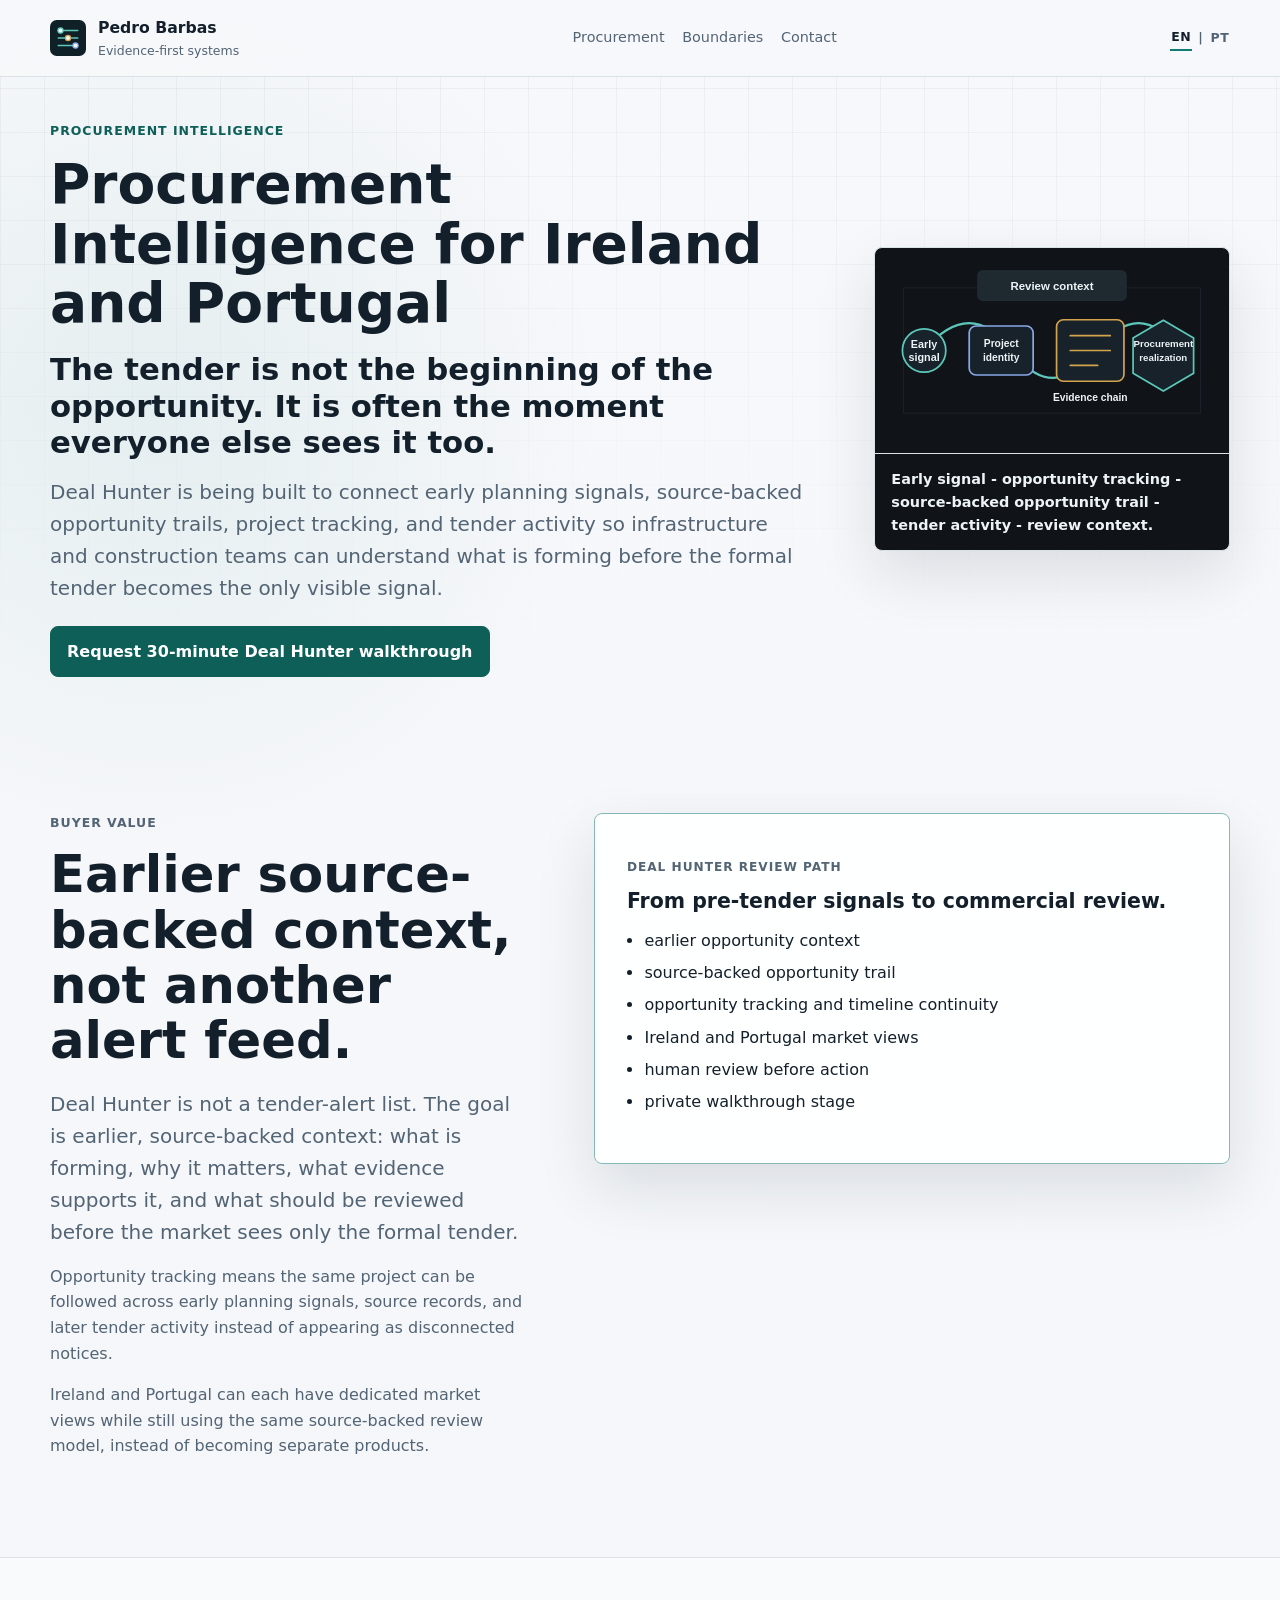
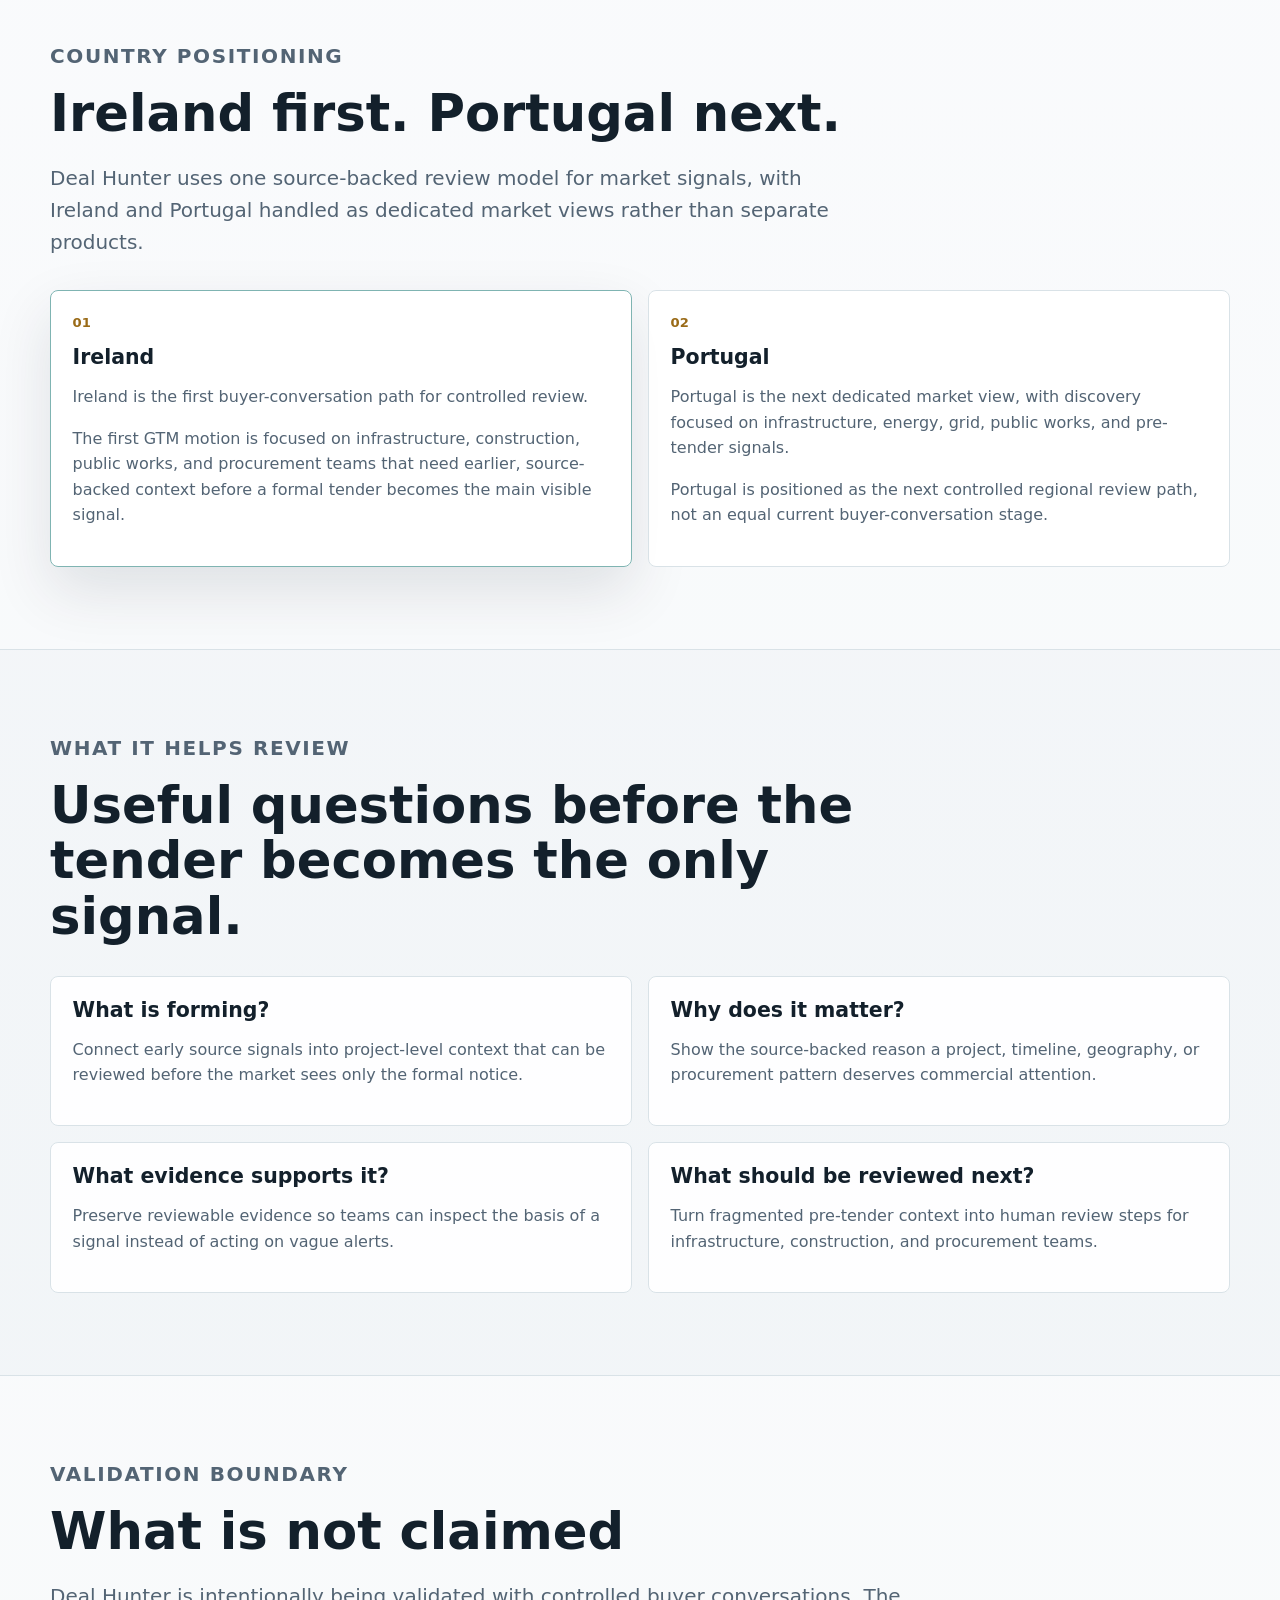
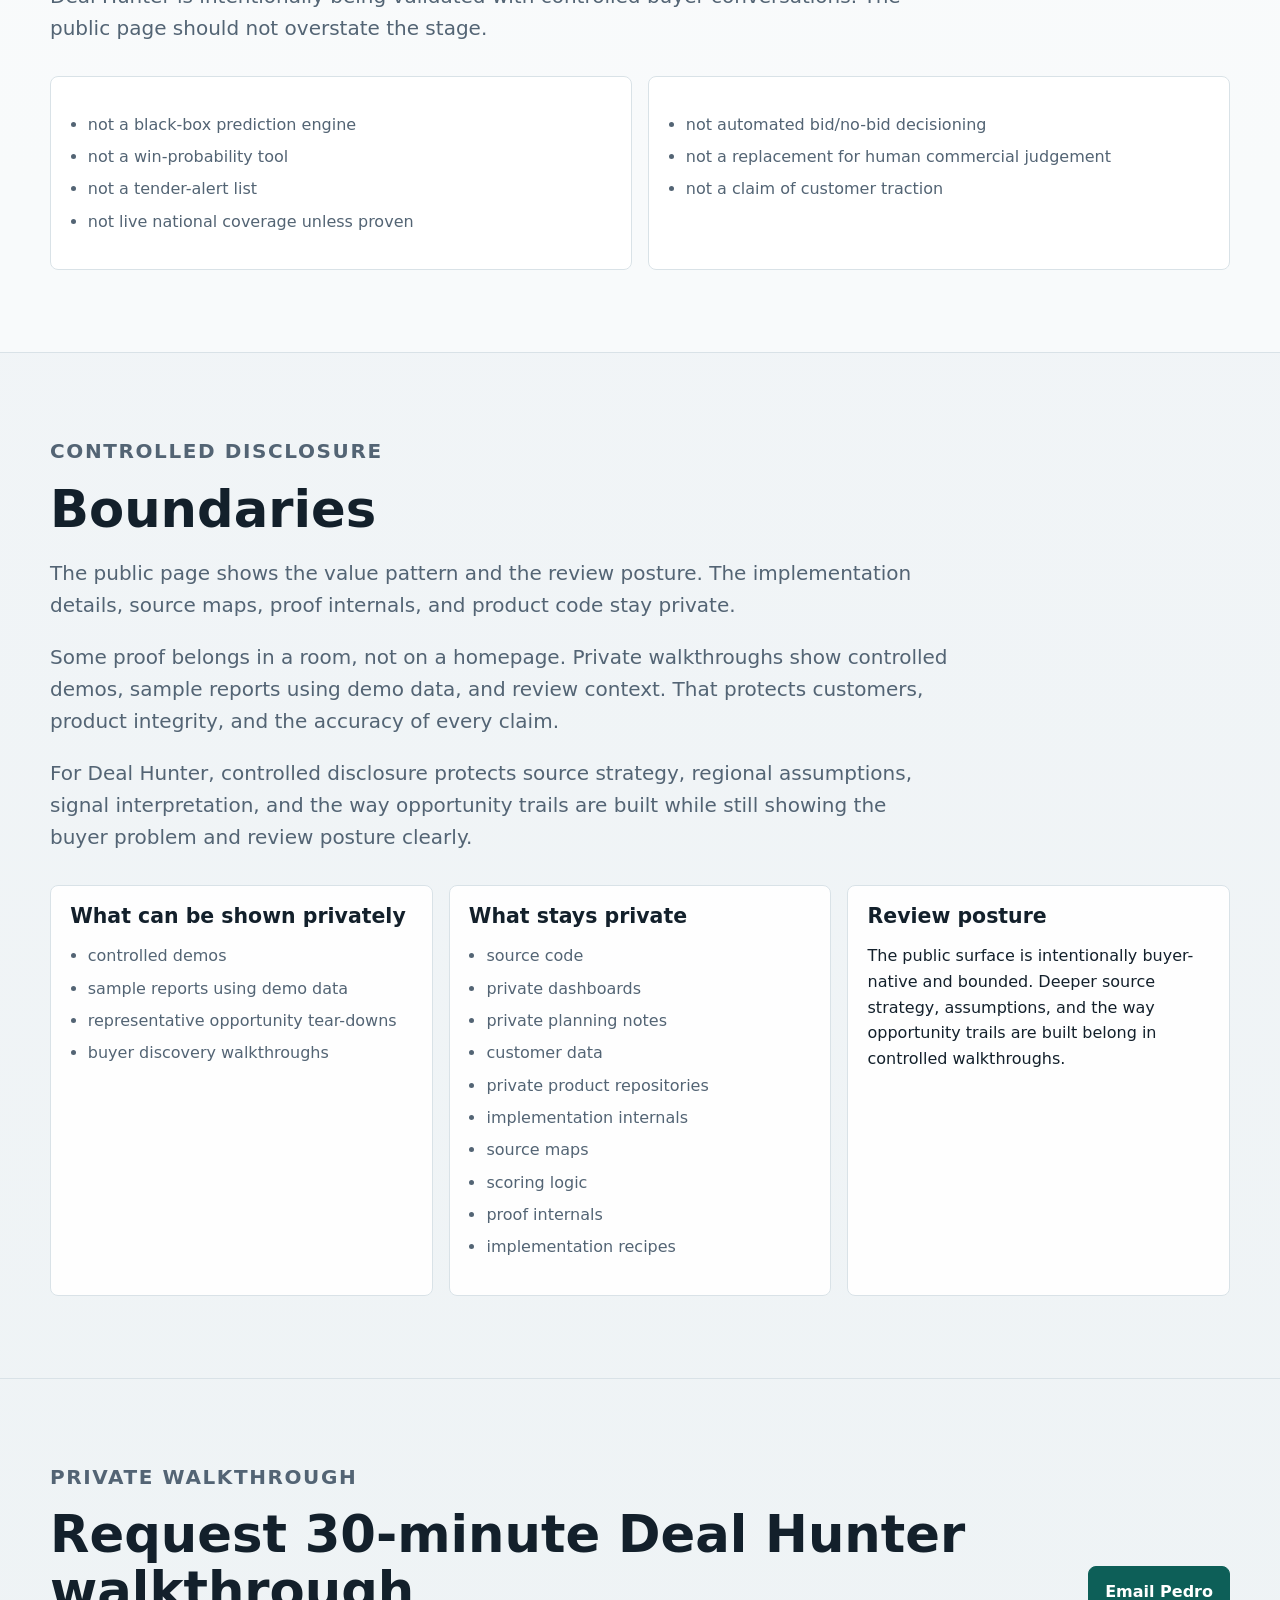
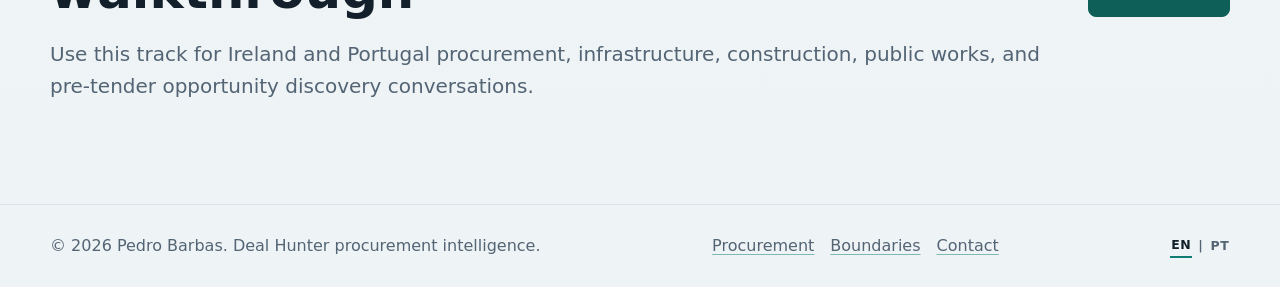
<file: procurement/index.html>
<!doctype html>
<html lang="en">
  <head>
    <meta charset="utf-8">
    <meta name="viewport" content="width=device-width, initial-scale=1">
    <title>Deal Hunter | Procurement Intelligence for Ireland and Portugal</title>
    <meta
      name="description"
      content="Deal Hunter helps infrastructure and procurement teams review earlier source-backed opportunity context before the formal tender becomes the only visible signal."
    >
    <meta property="og:title" content="Deal Hunter | Procurement Intelligence for Ireland and Portugal">
    <meta
      property="og:description"
      content="Deal Hunter helps infrastructure and procurement teams review earlier source-backed opportunity context before the formal tender becomes the only visible signal."
    >
    <meta property="og:type" content="website">
    <meta property="og:image" content="../assets/og-image.svg">
    <meta name="twitter:card" content="summary_large_image">
    <link rel="icon" href="../assets/favicon.svg" type="image/svg+xml">
    <link rel="stylesheet" href="../styles.css">
    <link rel="alternate" hreflang="en" href="/procurement/">
    <link rel="alternate" hreflang="pt-PT" href="/pt/procurement/">
  </head>
  <body>
    <a class="skip-link" href="#main">Skip to content</a>

    <header class="site-header" aria-label="Primary">
      <nav class="nav-shell">
        <div class="brand-link" aria-label="Pedro Barbas">
          <img src="../assets/mark.svg" alt="" width="36" height="36">
          <span>
            <strong>Pedro Barbas</strong>
            <span>Evidence-first systems</span>
          </span>
        </div>
        <div class="nav-links" aria-label="Site sections">
          <a href="../procurement/">Procurement</a>
          <a href="#boundaries">Boundaries</a>
          <a href="#contact">Contact</a>
        </div>
        <div class="language-switcher" aria-label="Language selector">
          <span class="current" aria-current="true">EN</span>
          <span aria-hidden="true">|</span>
          <a href="/pt/procurement/" lang="pt-PT" hreflang="pt-PT">PT</a>
        </div>
      </nav>
    </header>

    <main id="main">
      <section class="hero track-hero section-band" id="top" aria-labelledby="hero-title">
        <div class="page-shell track-hero-grid">
          <div class="hero-copy">
            <p class="eyebrow">Procurement intelligence</p>
            <h1 id="hero-title">Procurement Intelligence for Ireland and Portugal</h1>
            <p class="hero-statement">
              The tender is not the beginning of the opportunity. It is often the moment everyone else sees it too.
            </p>
            <p class="hero-subtitle">
              Deal Hunter is being built to connect early planning signals, source-backed opportunity trails, project tracking, and tender activity so infrastructure and construction teams can understand what is forming before the formal tender becomes the only visible signal.
            </p>
            <div class="cta-row">
              <a class="button primary" href="mailto:pedro.m.barbas@gmail.com?subject=Deal%20Hunter%2030-minute%20walkthrough">Request 30-minute Deal Hunter walkthrough</a>
            </div>
          </div>

          <figure class="visual-panel hero-visual">
            <img
              src="../assets/procurement-evidence-chain.svg"
              alt="Abstract procurement source-backed trail from early signal to review context."
              width="620"
              height="360"
            >
            <figcaption>Early signal - opportunity tracking - source-backed opportunity trail - tender activity - review context.</figcaption>
          </figure>
        </div>
      </section>

      <section class="section-band" aria-labelledby="value-title">
        <div class="page-shell split-section">
          <div>
            <p class="eyebrow">Buyer value</p>
            <h2 id="value-title">Earlier source-backed context, not another alert feed.</h2>
            <p class="section-lead">
              Deal Hunter is not a tender-alert list. The goal is earlier, source-backed context: what is forming, why it matters, what evidence supports it, and what should be reviewed before the market sees only the formal tender.
            </p>
            <p>
              Opportunity tracking means the same project can be followed across early planning signals, source records, and later tender activity instead of appearing as disconnected notices.
            </p>
            <p>
              Ireland and Portugal can each have dedicated market views while still using the same source-backed review model, instead of becoming separate products.
            </p>
          </div>

          <article class="focus-card primary-focus-card">
            <p class="route-kicker">Deal Hunter review path</p>
            <h3>From pre-tender signals to commercial review.</h3>
            <ul class="tight-list">
              <li>earlier opportunity context</li>
              <li>source-backed opportunity trail</li>
              <li>opportunity tracking and timeline continuity</li>
              <li>Ireland and Portugal market views</li>
              <li>human review before action</li>
              <li>private walkthrough stage</li>
            </ul>
          </article>
        </div>
      </section>

      <section class="section-band focus-band" aria-labelledby="country-title">
        <div class="page-shell">
          <div class="section-heading">
            <p class="eyebrow">Country positioning</p>
            <h2 id="country-title">Ireland first. Portugal next.</h2>
            <p>
              Deal Hunter uses one source-backed review model for market signals, with Ireland and Portugal handled as dedicated market views rather than separate products.
            </p>
          </div>

          <div class="country-grid">
            <article class="country-card country-card-primary">
              <span>01</span>
              <h3>Ireland</h3>
              <p>Ireland is the first buyer-conversation path for controlled review.</p>
              <p>
                The first GTM motion is focused on infrastructure, construction, public works, and procurement teams that need earlier, source-backed context before a formal tender becomes the main visible signal.
              </p>
            </article>
            <article class="country-card">
              <span>02</span>
              <h3>Portugal</h3>
              <p>
                Portugal is the next dedicated market view, with discovery focused on infrastructure, energy, grid, public works, and pre-tender signals.
              </p>
              <p>
                Portugal is positioned as the next controlled regional review path, not an equal current buyer-conversation stage.
              </p>
            </article>
          </div>
        </div>
      </section>

      <section class="section-band" aria-labelledby="review-title">
        <div class="page-shell">
          <div class="section-heading">
            <p class="eyebrow">What it helps review</p>
            <h2 id="review-title">Useful questions before the tender becomes the only signal.</h2>
          </div>
          <div class="review-grid">
            <article>
              <h3>What is forming?</h3>
              <p>Connect early source signals into project-level context that can be reviewed before the market sees only the formal notice.</p>
            </article>
            <article>
              <h3>Why does it matter?</h3>
              <p>Show the source-backed reason a project, timeline, geography, or procurement pattern deserves commercial attention.</p>
            </article>
            <article>
              <h3>What evidence supports it?</h3>
              <p>Preserve reviewable evidence so teams can inspect the basis of a signal instead of acting on vague alerts.</p>
            </article>
            <article>
              <h3>What should be reviewed next?</h3>
              <p>Turn fragmented pre-tender context into human review steps for infrastructure, construction, and procurement teams.</p>
            </article>
          </div>
        </div>
      </section>

      <section class="section-band not-claimed-band" aria-labelledby="not-claimed-title">
        <div class="page-shell">
          <div class="section-heading compact">
            <p class="eyebrow">Validation boundary</p>
            <h2 id="not-claimed-title">What is not claimed</h2>
            <p>
              Deal Hunter is intentionally being validated with controlled buyer conversations. The public page should not overstate the stage.
            </p>
          </div>
          <div class="boundary-grid two-column">
            <article>
              <ul>
                <li>not a black-box prediction engine</li>
                <li>not a win-probability tool</li>
                <li>not a tender-alert list</li>
                <li>not live national coverage unless proven</li>
              </ul>
            </article>
            <article>
              <ul>
                <li>not automated bid/no-bid decisioning</li>
                <li>not a replacement for human commercial judgement</li>
                <li>not a claim of customer traction</li>
              </ul>
            </article>
          </div>
        </div>
      </section>

      <section class="section-band" id="boundaries" aria-labelledby="boundaries-title">
        <div class="page-shell">
          <div class="section-heading compact">
            <p class="eyebrow">Controlled disclosure</p>
            <h2 id="boundaries-title">Boundaries</h2>
            <p>
              The public page shows the value pattern and the review posture. The implementation details, source maps, proof internals, and product code stay private.
            </p>
            <p>
              Some proof belongs in a room, not on a homepage. Private walkthroughs show controlled demos, sample reports using demo data, and review context. That protects customers, product integrity, and the accuracy of every claim.
            </p>
            <p>
              For Deal Hunter, controlled disclosure protects source strategy, regional assumptions, signal interpretation, and the way opportunity trails are built while still showing the buyer problem and review posture clearly.
            </p>
          </div>

          <div class="boundary-grid">
            <article>
              <h3>What can be shown privately</h3>
              <ul>
                <li>controlled demos</li>
                <li>sample reports using demo data</li>
                <li>representative opportunity tear-downs</li>
                <li>buyer discovery walkthroughs</li>
              </ul>
            </article>
            <article>
              <h3>What stays private</h3>
              <ul>
                <li>source code</li>
                <li>private dashboards</li>
                <li>private planning notes</li>
                <li>customer data</li>
                <li>private product repositories</li>
                <li>implementation internals</li>
                <li>source maps</li>
                <li>scoring logic</li>
                <li>proof internals</li>
                <li>implementation recipes</li>
              </ul>
            </article>
            <article>
              <h3>Review posture</h3>
              <p>
                The public surface is intentionally buyer-native and bounded. Deeper source strategy, assumptions, and the way opportunity trails are built belong in controlled walkthroughs.
              </p>
            </article>
          </div>
        </div>
      </section>

      <section class="section-band contact-band" id="contact" aria-labelledby="contact-title">
        <div class="page-shell contact-shell">
          <div>
            <p class="eyebrow">Private walkthrough</p>
            <h2 id="contact-title">Request 30-minute Deal Hunter walkthrough</h2>
            <p>
              Use this track for Ireland and Portugal procurement, infrastructure, construction, public works, and pre-tender opportunity discovery conversations.
            </p>
          </div>
          <div class="contact-actions" aria-label="Contact options">
            <a class="button primary" href="mailto:pedro.m.barbas@gmail.com?subject=Deal%20Hunter%20private%20walkthrough">Email Pedro</a>
          </div>
        </div>
      </section>
    </main>

    <footer class="site-footer">
      <div class="page-shell footer-shell">
        <p>&copy; 2026 Pedro Barbas. Deal Hunter procurement intelligence.</p>
        <nav aria-label="Footer">
          <a href="../procurement/">Procurement</a>
          <a href="#boundaries">Boundaries</a>
          <a href="#contact">Contact</a>
        </nav>
        <div class="language-switcher" aria-label="Language selector">
          <span class="current" aria-current="true">EN</span>
          <span aria-hidden="true">|</span>
          <a href="/pt/procurement/" lang="pt-PT" hreflang="pt-PT">PT</a>
        </div>
      </div>
    </footer>
    <!-- Cloudflare Web Analytics --><script type='module' src='https://static.cloudflareinsights.com/beacon.min.js' data-cf-beacon='{"token": "f98435bd5a3f4067b08ab45e20992230"}'></script><!-- End Cloudflare Web Analytics -->
  </body>
</html>
</file>
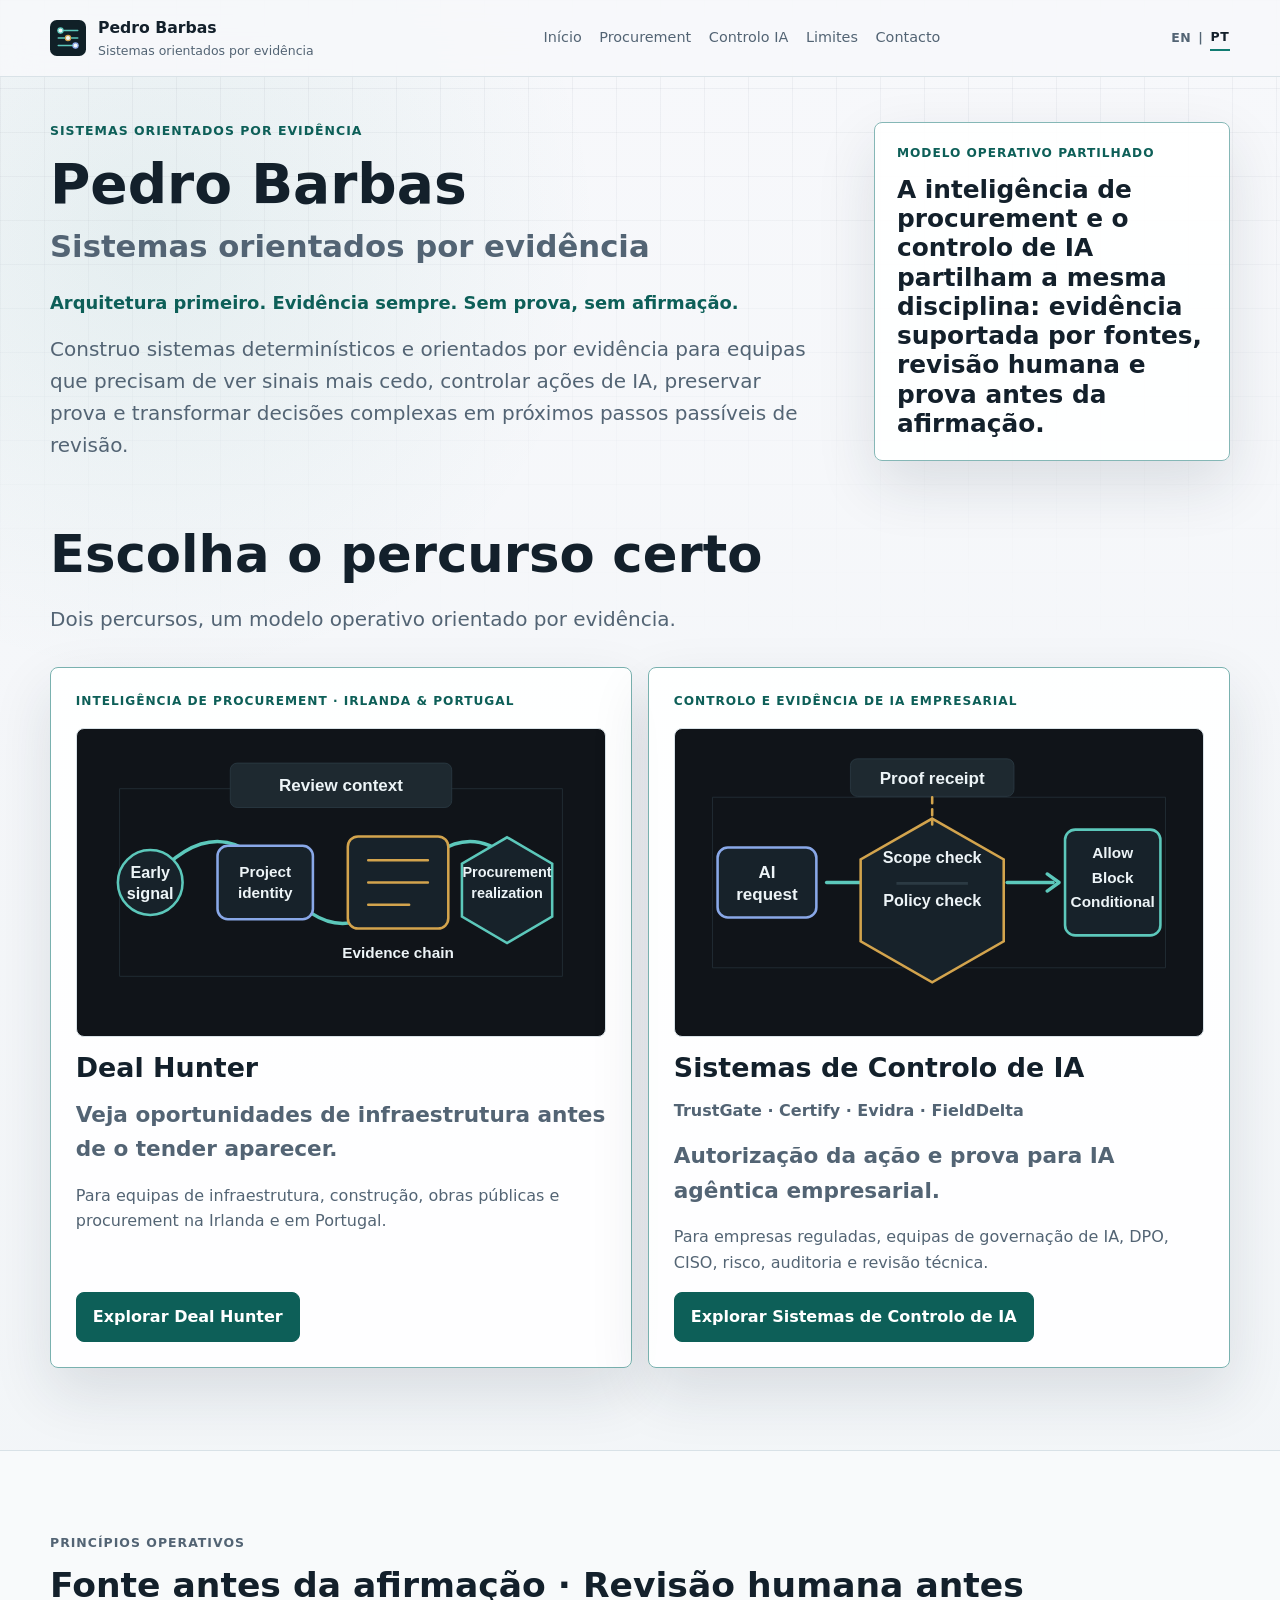
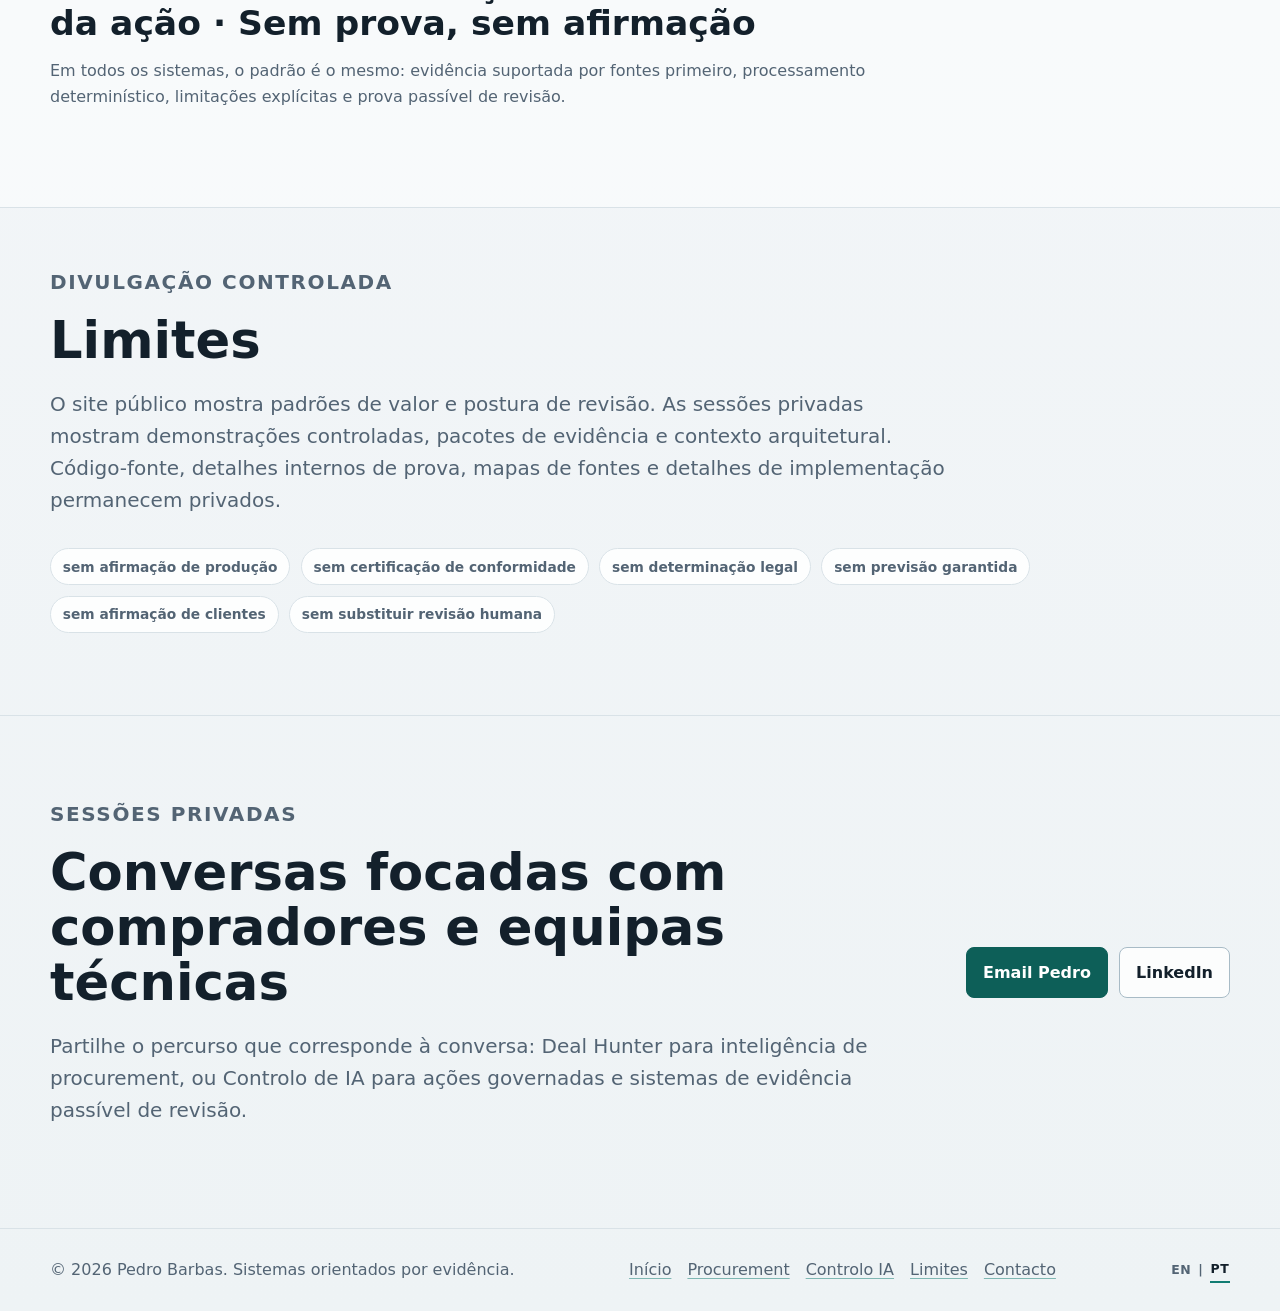
<file: pt/index.html>
<!doctype html>
<html lang="pt-PT">
  <head>
    <meta charset="utf-8">
    <meta name="viewport" content="width=device-width, initial-scale=1">
    <title>Pedro Barbas | Sistemas orientados por evidência</title>
    <meta
      name="description"
      content="Sistemas orientados por evidência para inteligência de procurement, controlo de IA e prova passível de revisão."
    >
    <meta property="og:title" content="Pedro Barbas | Sistemas orientados por evidência">
    <meta
      property="og:description"
      content="Sistemas orientados por evidência para inteligência de procurement, controlo de IA e prova passível de revisão."
    >
    <meta property="og:type" content="website">
    <meta property="og:image" content="../assets/og-image.svg">
    <meta name="twitter:card" content="summary_large_image">
    <link rel="icon" href="../assets/favicon.svg" type="image/svg+xml">
    <link rel="stylesheet" href="../styles.css">
    <link rel="alternate" hreflang="en" href="/">
    <link rel="alternate" hreflang="pt-PT" href="/pt/">
    <link rel="alternate" hreflang="x-default" href="/">
  </head>
  <body>
    <a class="skip-link" href="#main">Saltar para o conteúdo</a>

    <header class="site-header" aria-label="Principal">
      <nav class="nav-shell">
        <a class="brand-link" href="/pt/" aria-label="Página inicial de Pedro Barbas">
          <img src="../assets/mark.svg" alt="" width="36" height="36">
          <span>
            <strong>Pedro Barbas</strong>
            <span>Sistemas orientados por evidência</span>
          </span>
        </a>
        <div class="nav-links" aria-label="Secções do site">
          <a href="/pt/">Início</a>
          <a href="/pt/procurement/">Procurement</a>
          <a href="/pt/ai-control/">Controlo IA</a>
          <a href="#boundaries">Limites</a>
          <a href="#contact">Contacto</a>
        </div>
        <div class="language-switcher" aria-label="Seletor de idioma">
          <a href="/" lang="en" hreflang="en">EN</a>
          <span aria-hidden="true">|</span>
          <span class="current" aria-current="true">PT</span>
        </div>
      </nav>
    </header>

    <main id="main">
      <section class="hero hub-hero section-band" id="top" aria-labelledby="hero-title">
        <div class="page-shell hub-hero-grid">
          <div class="hero-copy">
            <p class="eyebrow">Sistemas orientados por evidência</p>
            <h1 id="hero-title">Pedro Barbas</h1>
            <p class="identity-line">Sistemas orientados por evidência</p>
            <p class="tagline">Arquitetura primeiro. Evidência sempre. Sem prova, sem afirmação.</p>
            <p class="hero-subtitle">
              Construo sistemas determinísticos e orientados por evidência para equipas que precisam de ver sinais mais cedo, controlar ações de IA, preservar prova e transformar decisões complexas em próximos passos passíveis de revisão.
            </p>
          </div>

          <aside class="hub-note" aria-label="Modelo operativo partilhado">
            <span>Modelo operativo partilhado</span>
            <strong>A inteligência de procurement e o controlo de IA partilham a mesma disciplina: evidência suportada por fontes, revisão humana e prova antes da afirmação.</strong>
          </aside>
        </div>
      </section>

      <section class="section-band route-band" aria-labelledby="routes-title">
        <div class="page-shell">
          <div class="section-heading router-heading">
            <h2 id="routes-title">Escolha o percurso certo</h2>
            <p>Dois percursos, um modelo operativo orientado por evidência.</p>
          </div>

          <div class="route-grid" aria-label="Percursos públicos do site">
            <article class="route-card">
              <p class="route-kicker">INTELIGÊNCIA DE PROCUREMENT &middot; IRLANDA &amp; PORTUGAL</p>
              <figure class="route-icon">
                <img
                  src="../assets/procurement-evidence-chain.svg"
                  alt="Trilho abstrato de procurement suportado por fontes, desde o sinal inicial até ao contexto de revisão."
                  width="620"
                  height="360"
                >
              </figure>
              <h3>Deal Hunter</h3>
              <p class="route-lead">Veja oportunidades de infraestrutura antes de o tender aparecer.</p>
              <p>
                Para equipas de infraestrutura, construção, obras públicas e procurement na Irlanda e em Portugal.
              </p>
              <a class="button primary" href="/pt/procurement/">Explorar Deal Hunter</a>
            </article>

            <article class="route-card">
              <p class="route-kicker">CONTROLO E EVIDÊNCIA DE IA EMPRESARIAL</p>
              <figure class="route-icon">
                <img
                  src="../assets/ai-action-control-gate.svg"
                  alt="Porta abstrata de controlo de ações de IA."
                  width="620"
                  height="360"
                >
              </figure>
              <h3>Sistemas de Controlo de IA</h3>
              <p class="route-product-line">TrustGate &middot; Certify &middot; Evidra &middot; FieldDelta</p>
              <p class="route-lead">
                Autorização da ação e prova para IA agêntica empresarial.
              </p>
              <p>
                Para empresas reguladas, equipas de governação de IA, DPO, CISO, risco, auditoria e revisão técnica.
              </p>
              <a class="button primary" href="/pt/ai-control/">Explorar Sistemas de Controlo de IA</a>
            </article>
          </div>
        </div>
      </section>

      <section class="section-band principles-band" id="principles" aria-labelledby="principles-title">
        <div class="page-shell principle-strip">
          <div>
            <p class="eyebrow">Princípios operativos</p>
            <h2 id="principles-title">Fonte antes da afirmação &middot; Revisão humana antes da ação &middot; Sem prova, sem afirmação</h2>
            <p>
              Em todos os sistemas, o padrão é o mesmo: evidência suportada por fontes primeiro, processamento determinístico, limitações explícitas e prova passível de revisão.
            </p>
          </div>
        </div>
      </section>

      <section class="section-band boundaries-compact" id="boundaries" aria-labelledby="boundaries-title">
        <div class="page-shell">
          <div class="section-heading compact">
            <p class="eyebrow">Divulgação controlada</p>
            <h2 id="boundaries-title">Limites</h2>
            <p>
              O site público mostra padrões de valor e postura de revisão. As sessões privadas mostram demonstrações controladas, pacotes de evidência e contexto arquitetural. Código-fonte, detalhes internos de prova, mapas de fontes e detalhes de implementação permanecem privados.
            </p>
          </div>

          <div class="chip-grid" aria-label="O que não é afirmado">
            <span>sem afirmação de produção</span>
            <span>sem certificação de conformidade</span>
            <span>sem determinação legal</span>
            <span>sem previsão garantida</span>
            <span>sem afirmação de clientes</span>
            <span>sem substituir revisão humana</span>
          </div>
        </div>
      </section>

      <section class="section-band contact-band" id="contact" aria-labelledby="contact-title">
        <div class="page-shell contact-shell">
          <div>
            <p class="eyebrow">Sessões privadas</p>
            <h2 id="contact-title">Conversas focadas com compradores e equipas técnicas</h2>
            <p>
              Partilhe o percurso que corresponde à conversa: Deal Hunter para inteligência de procurement, ou Controlo de IA para ações governadas e sistemas de evidência passível de revisão.
            </p>
          </div>
          <div class="contact-actions" aria-label="Opções de contacto">
            <a class="button primary" href="mailto:pedro.m.barbas@gmail.com?subject=Pedido%20de%20sessao%20privada">Email Pedro</a>
            <a class="button secondary" href="https://www.linkedin.com/in/pedrobarbas/">LinkedIn</a>
          </div>
        </div>
      </section>
    </main>

    <footer class="site-footer">
      <div class="page-shell footer-shell">
        <p>&copy; 2026 Pedro Barbas. Sistemas orientados por evidência.</p>
        <nav aria-label="Rodapé">
          <a href="/pt/">Início</a>
          <a href="/pt/procurement/">Procurement</a>
          <a href="/pt/ai-control/">Controlo IA</a>
          <a href="#boundaries">Limites</a>
          <a href="#contact">Contacto</a>
        </nav>
        <div class="language-switcher" aria-label="Seletor de idioma">
          <a href="/" lang="en" hreflang="en">EN</a>
          <span aria-hidden="true">|</span>
          <span class="current" aria-current="true">PT</span>
        </div>
      </div>
    </footer>
    <!-- Cloudflare Web Analytics --><script type='module' src='https://static.cloudflareinsights.com/beacon.min.js' data-cf-beacon='{"token": "f98435bd5a3f4067b08ab45e20992230"}'></script><!-- End Cloudflare Web Analytics -->
  </body>
</html>
</file>
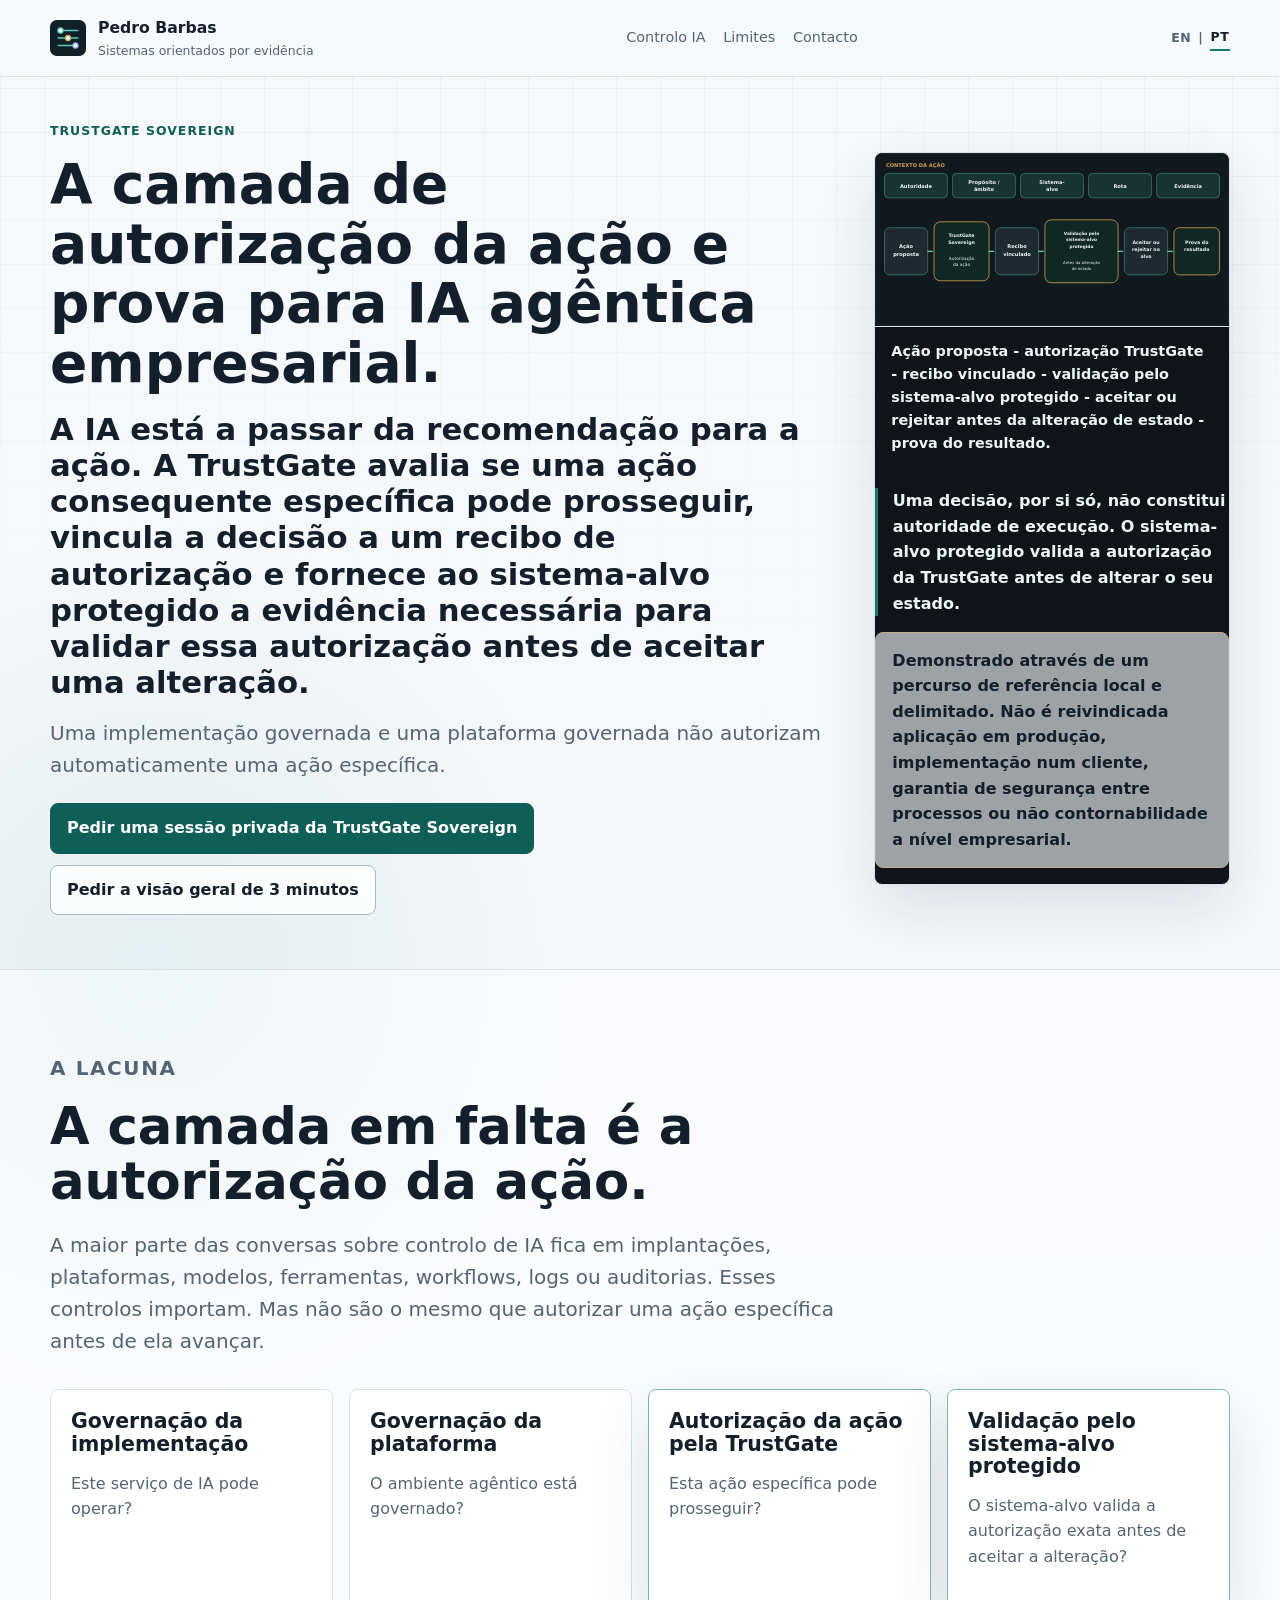
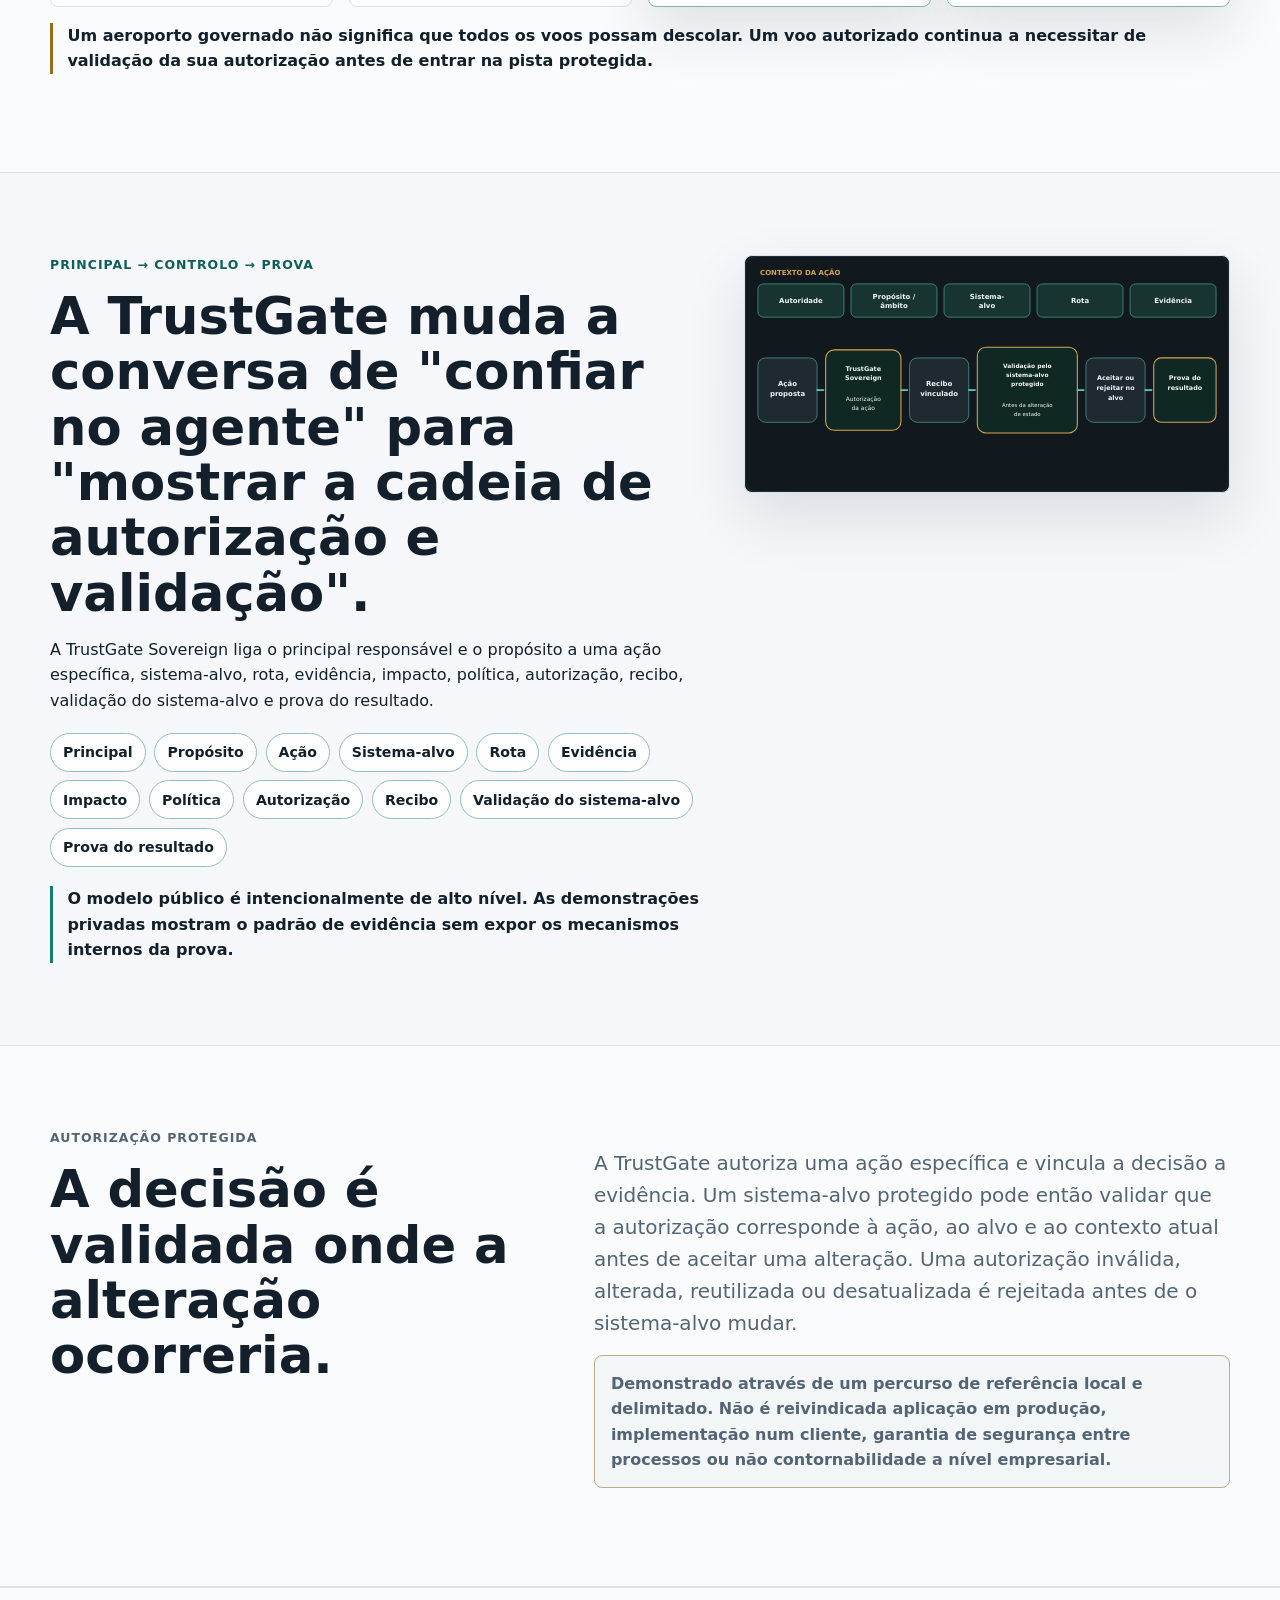
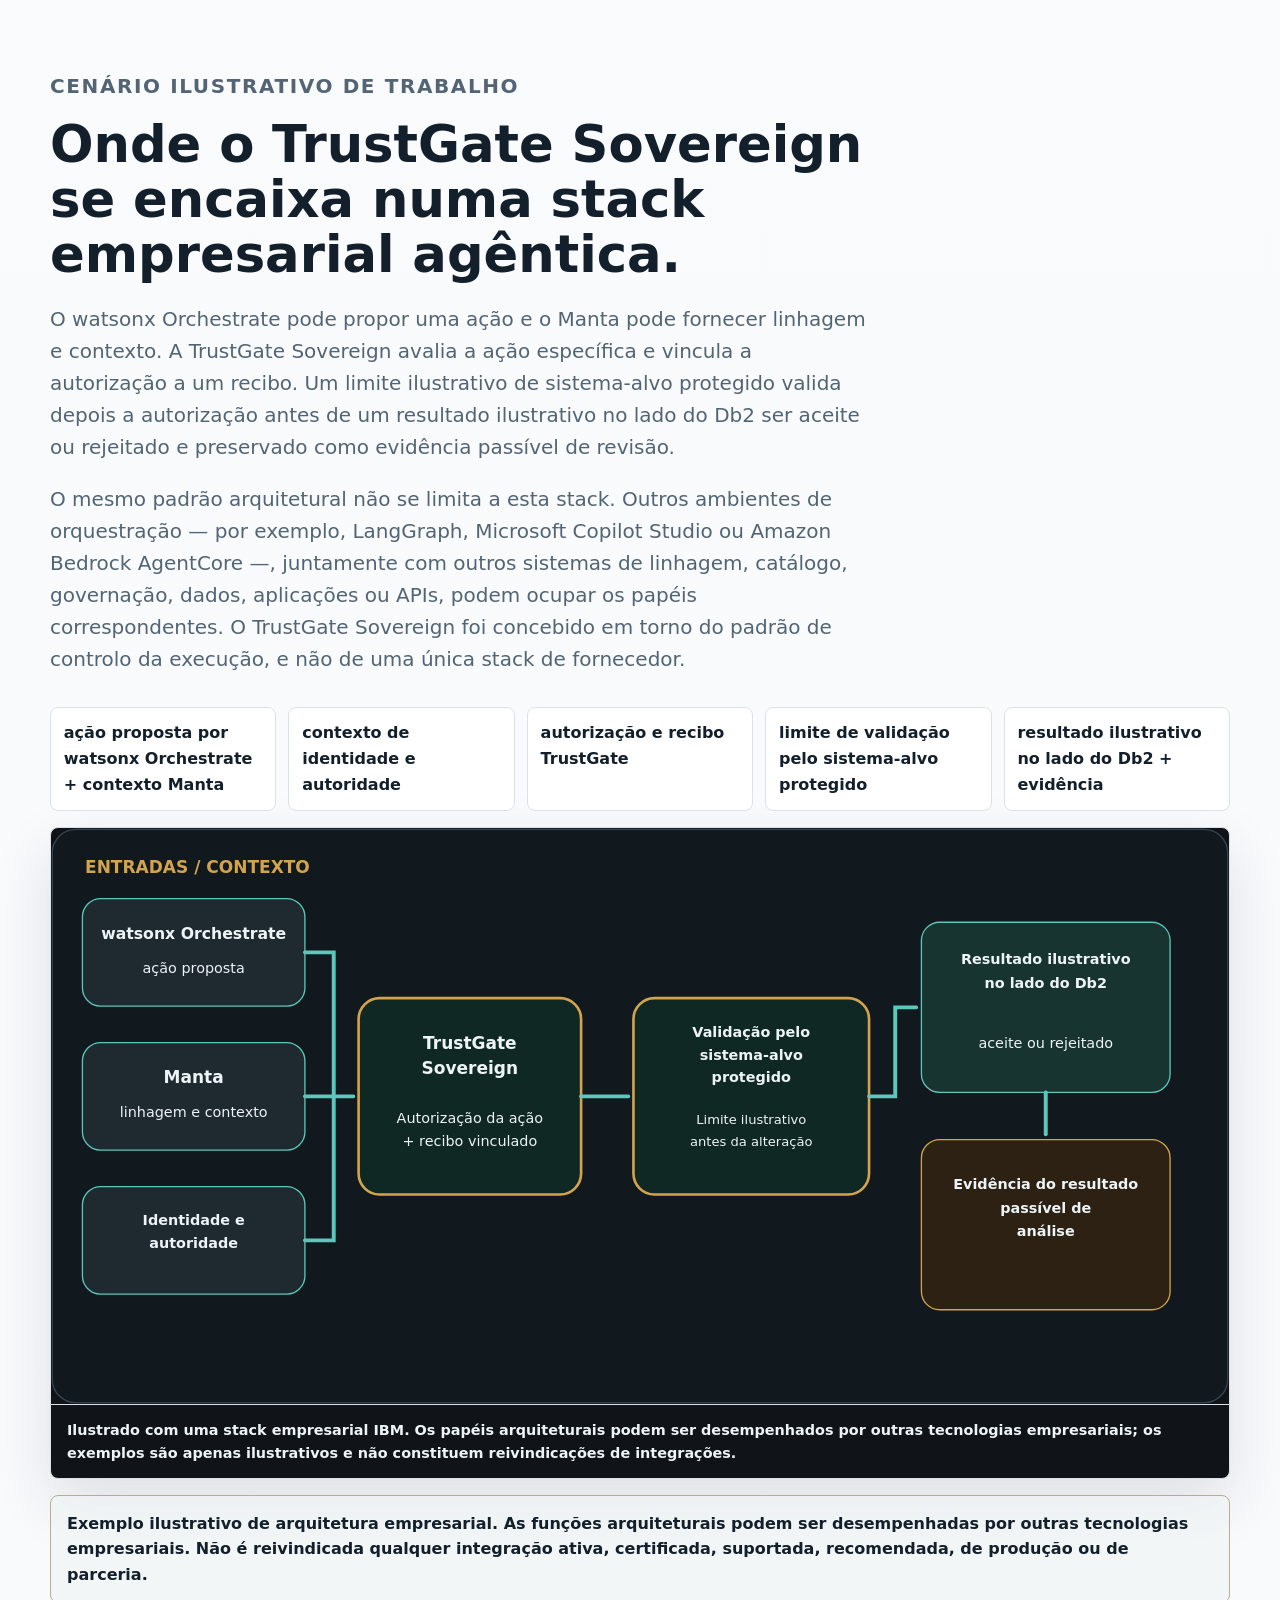
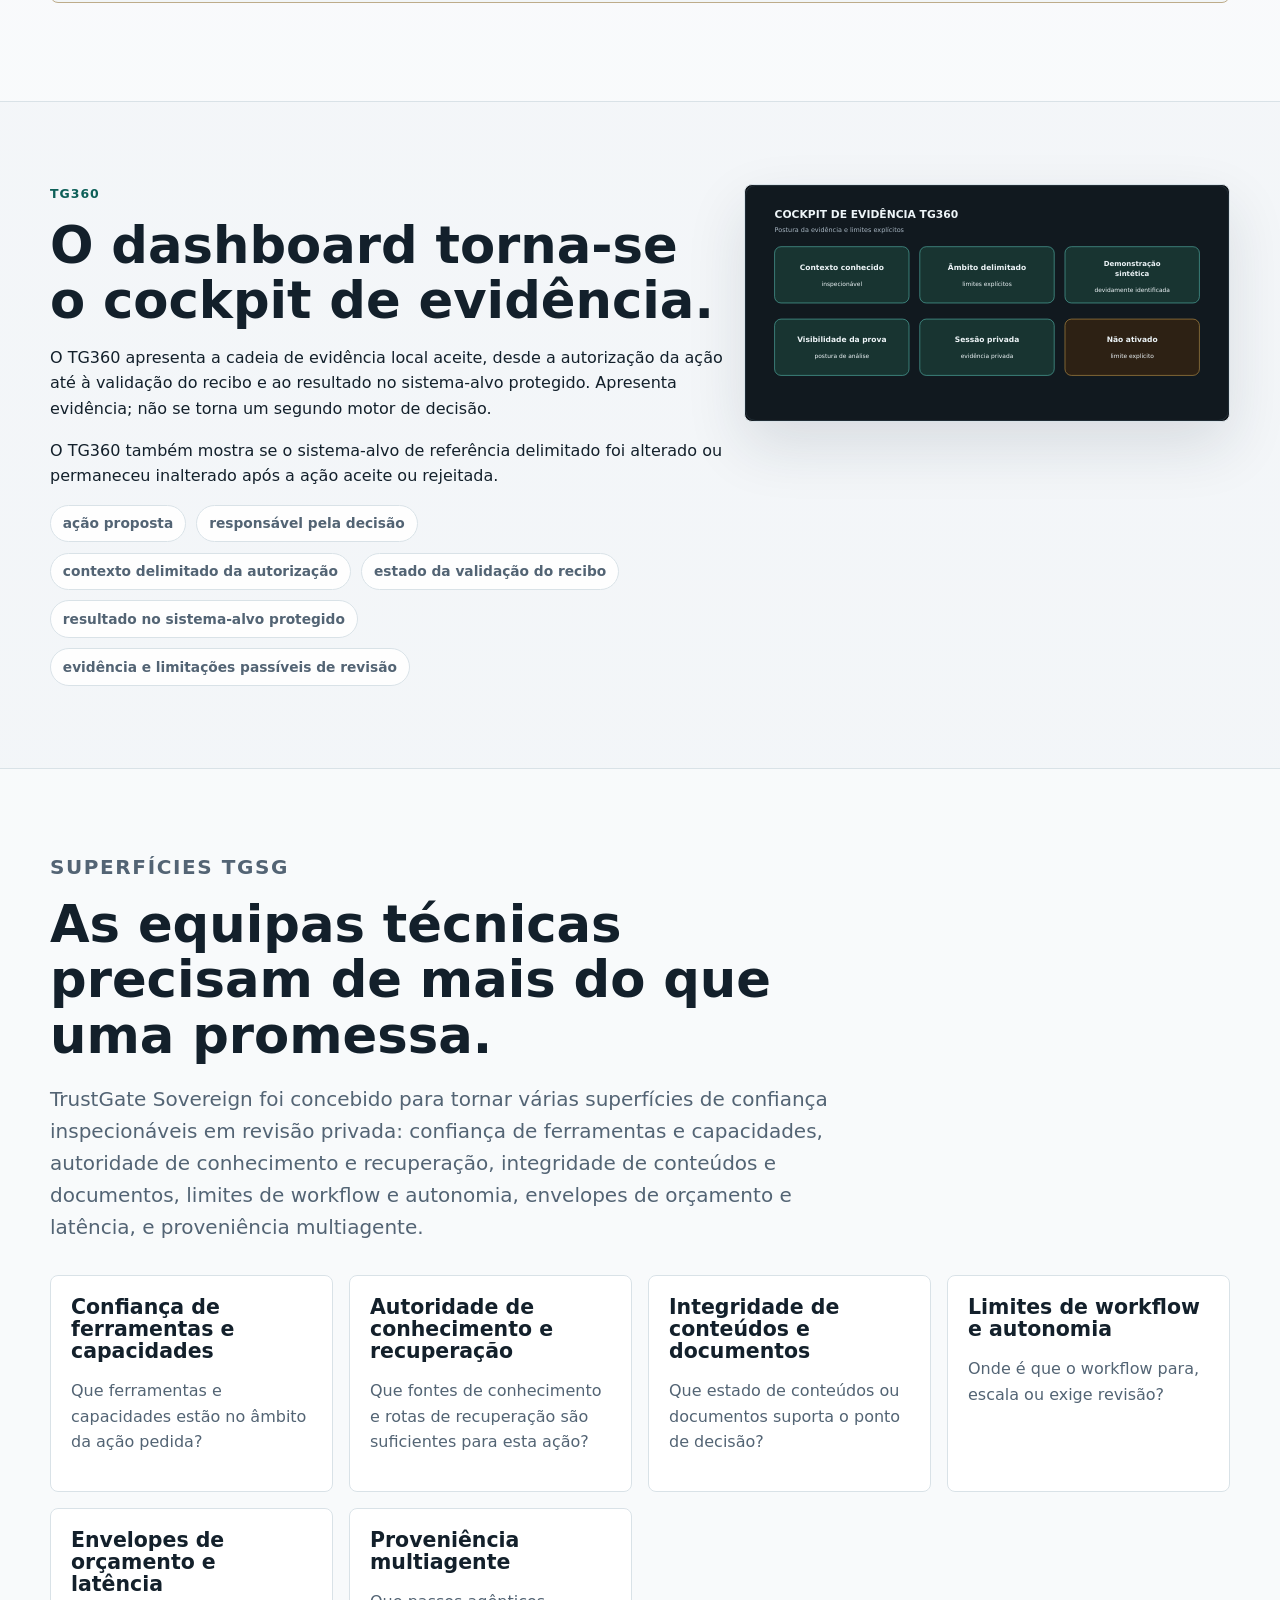
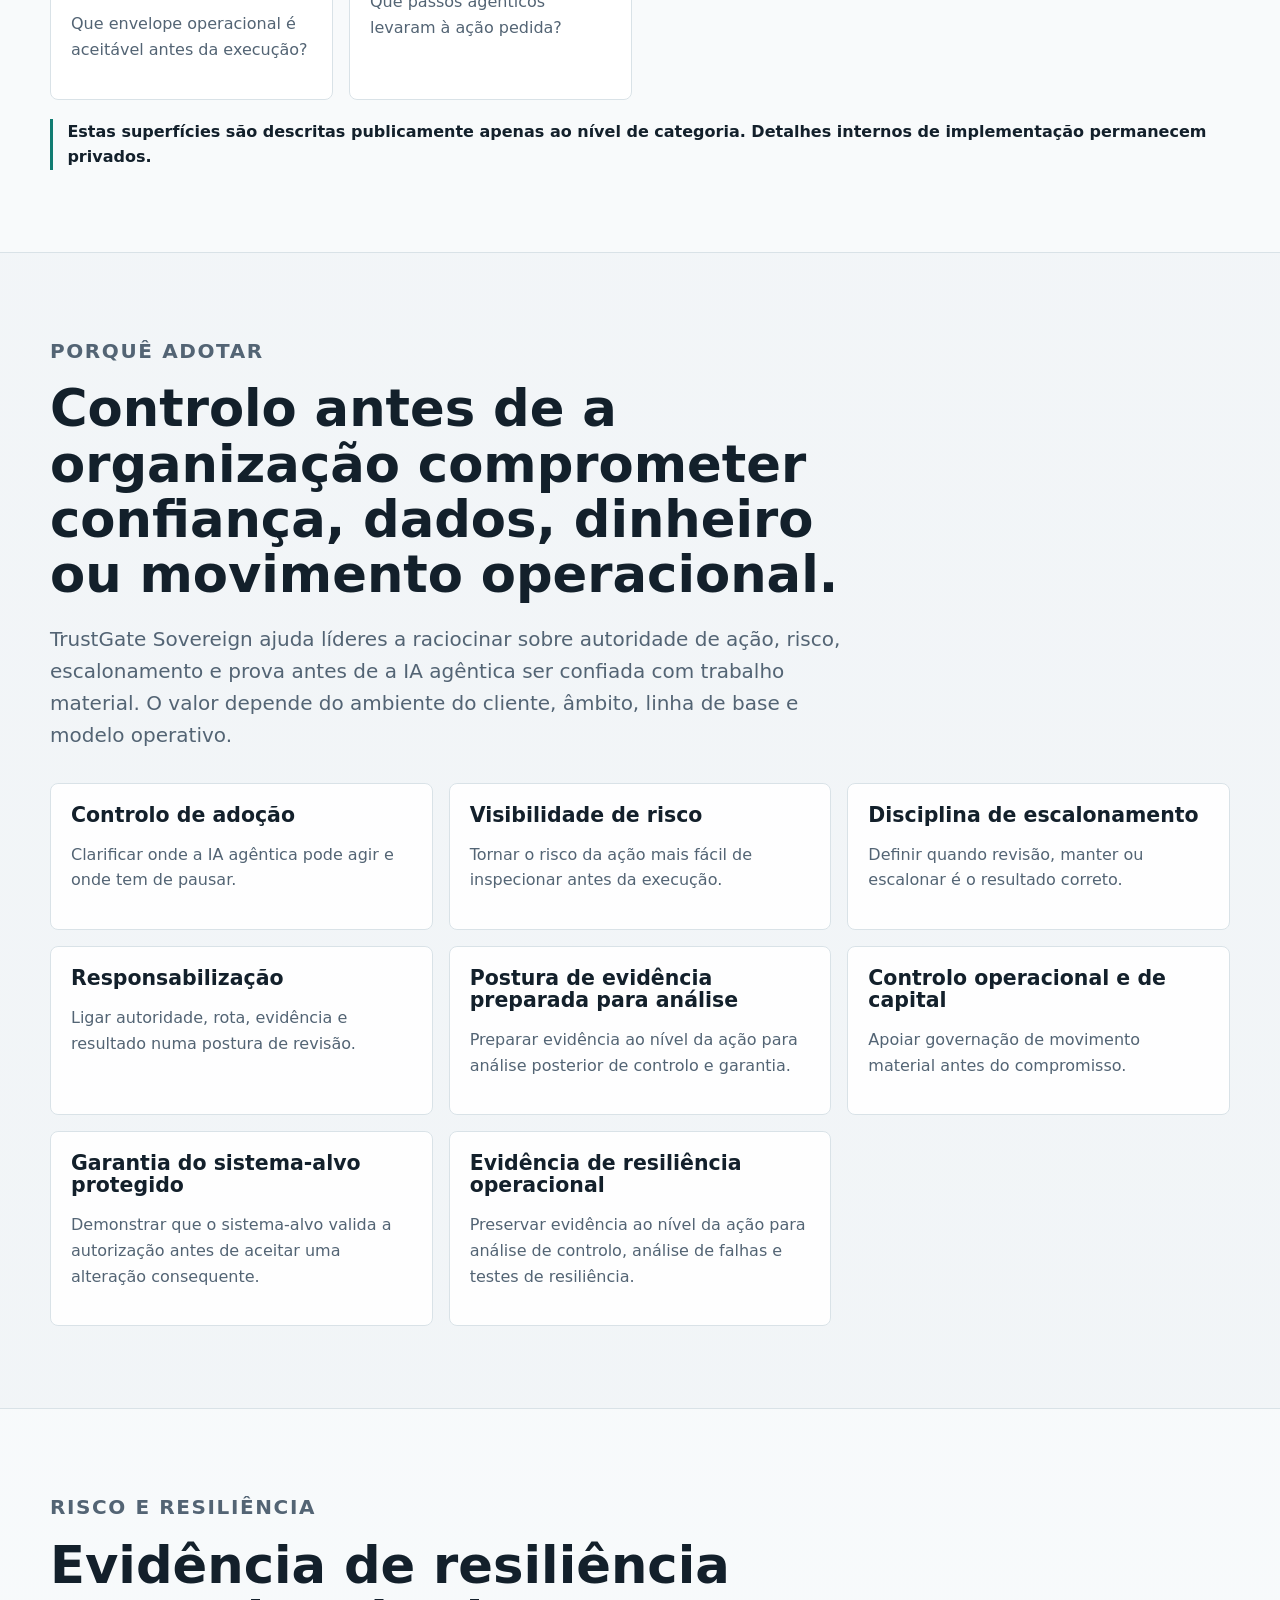
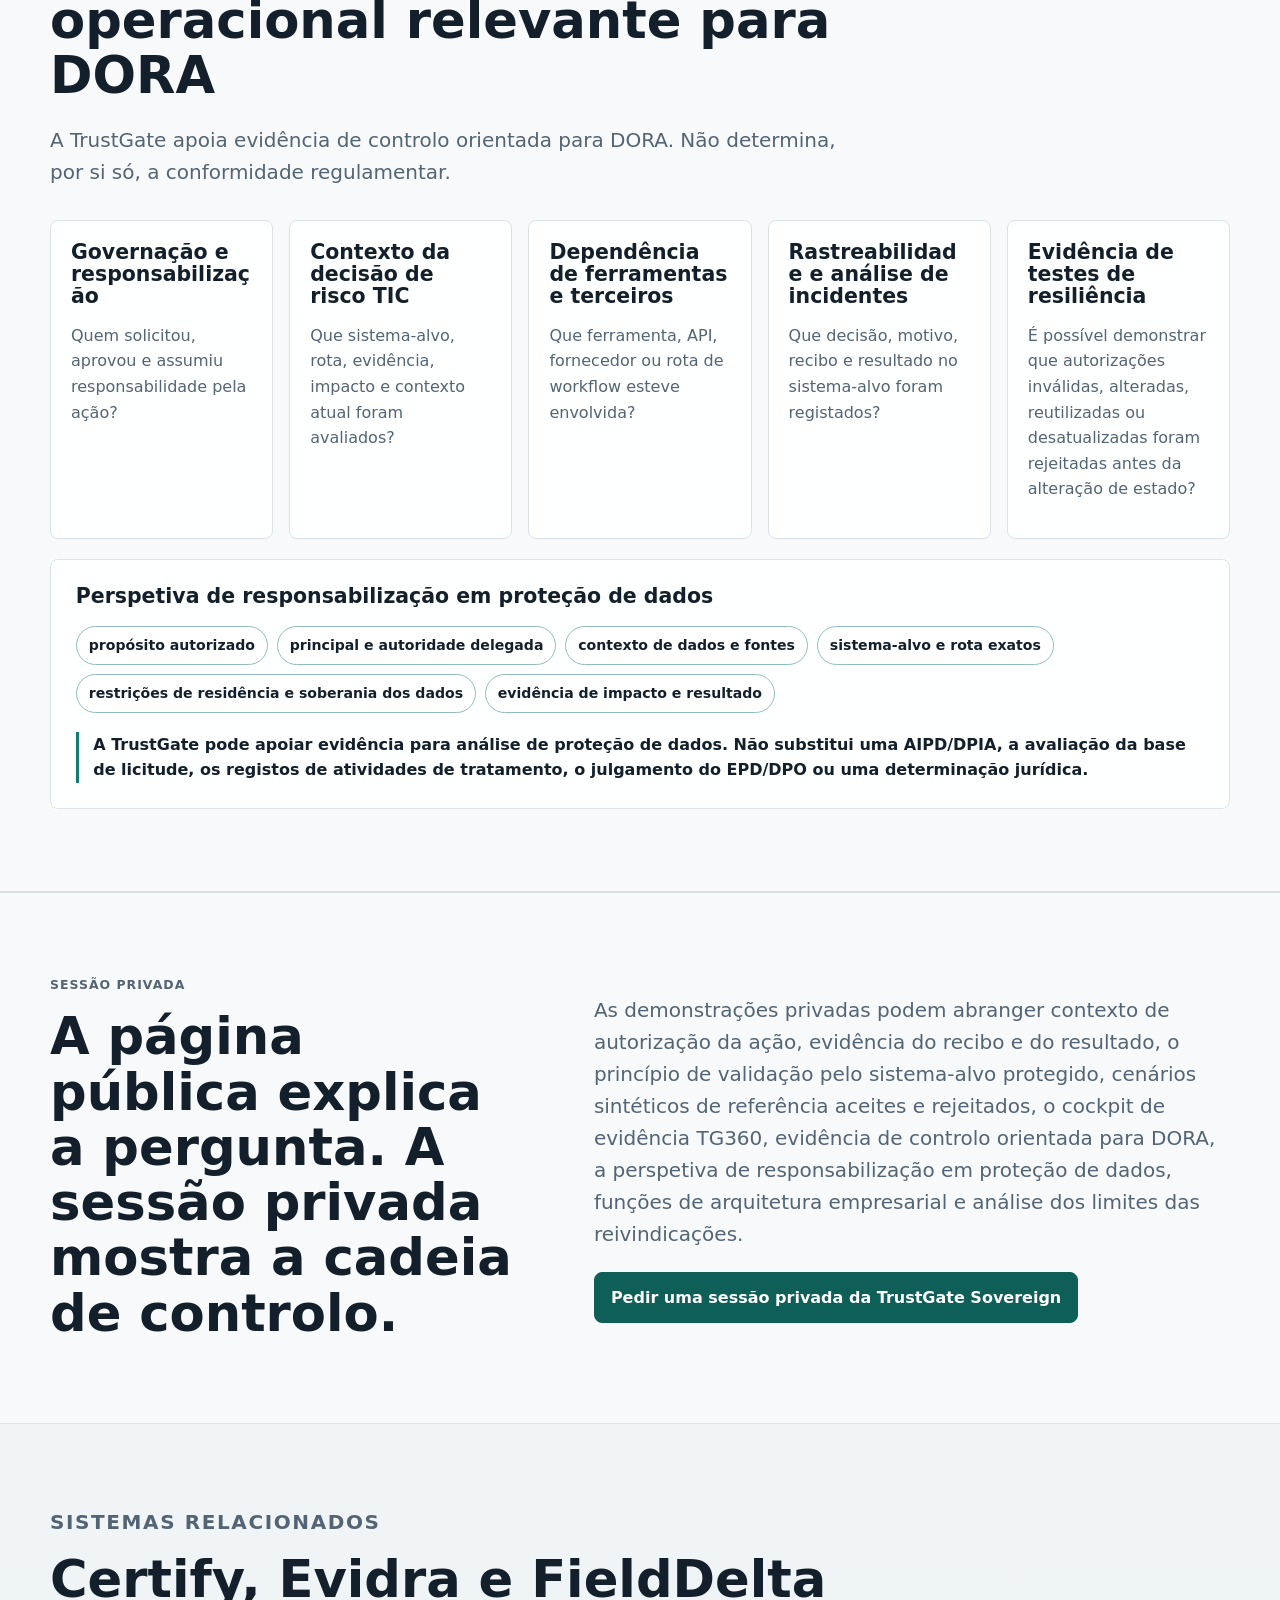
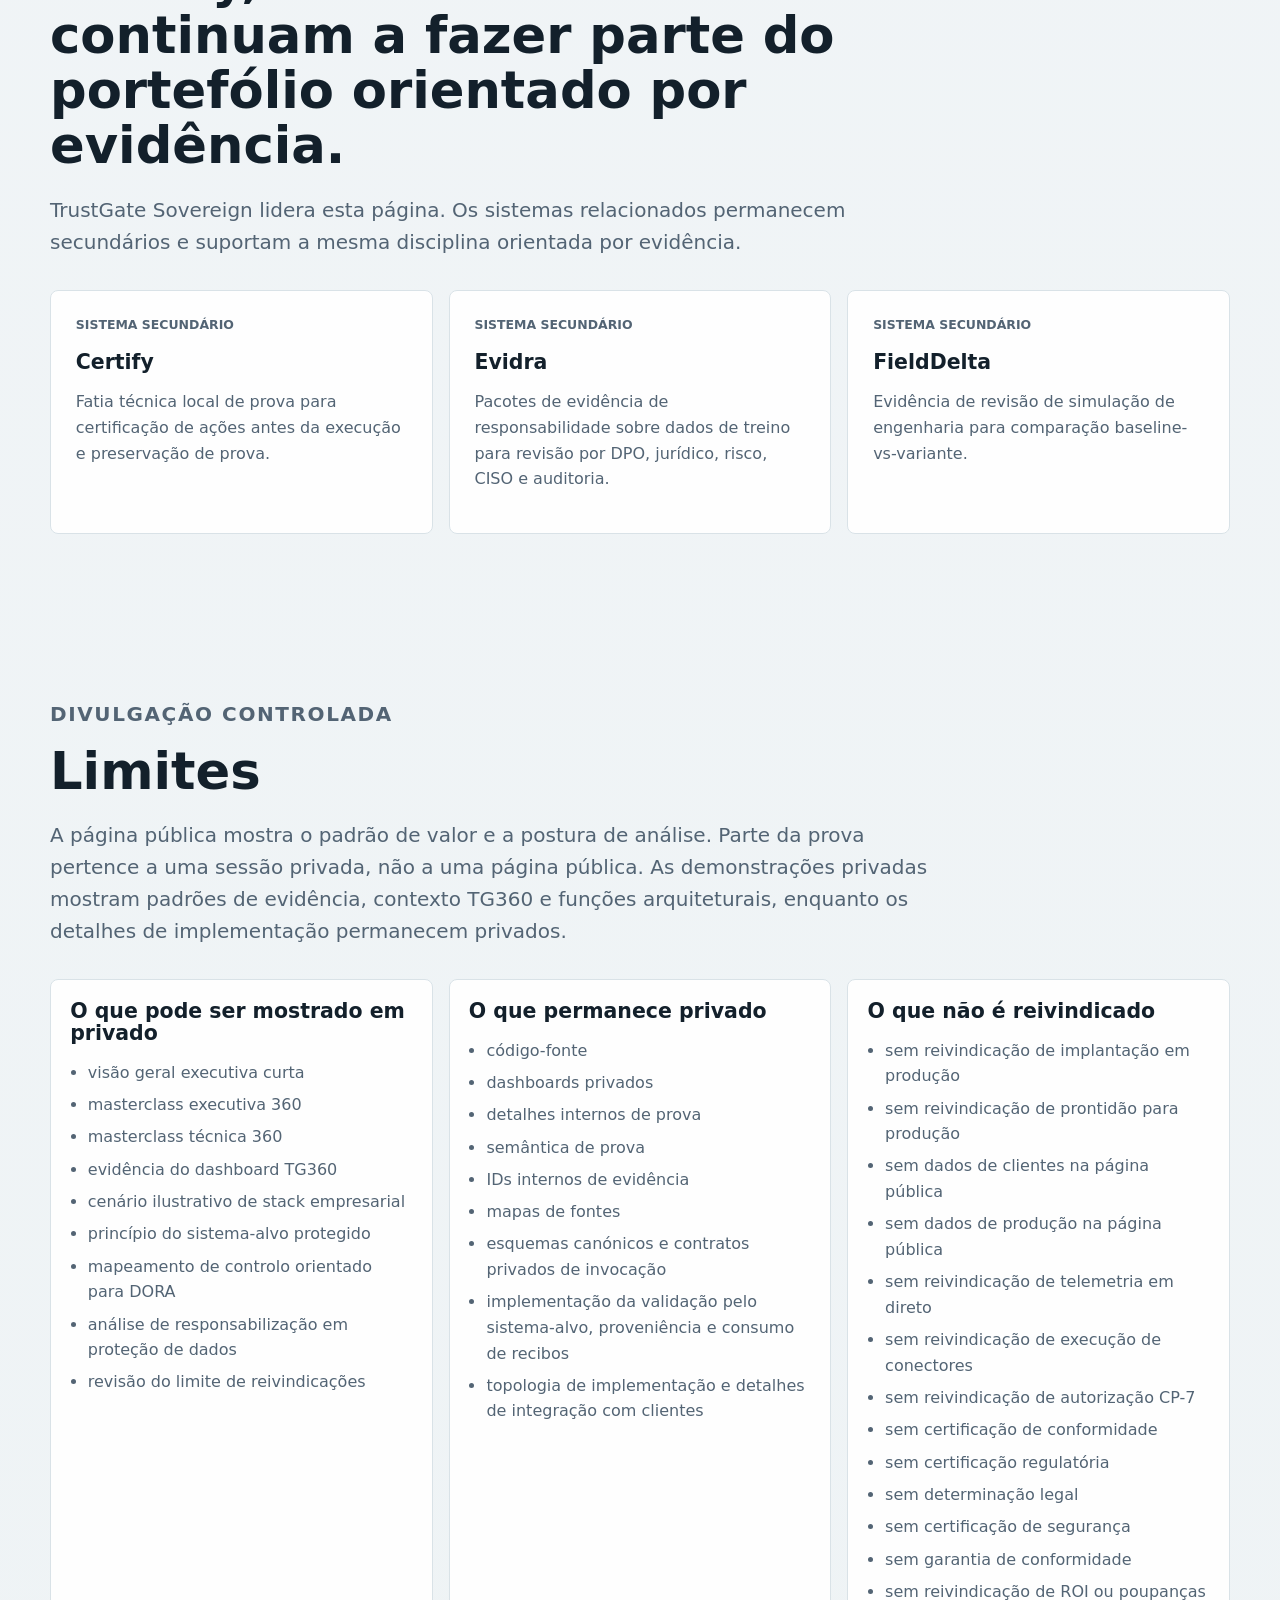
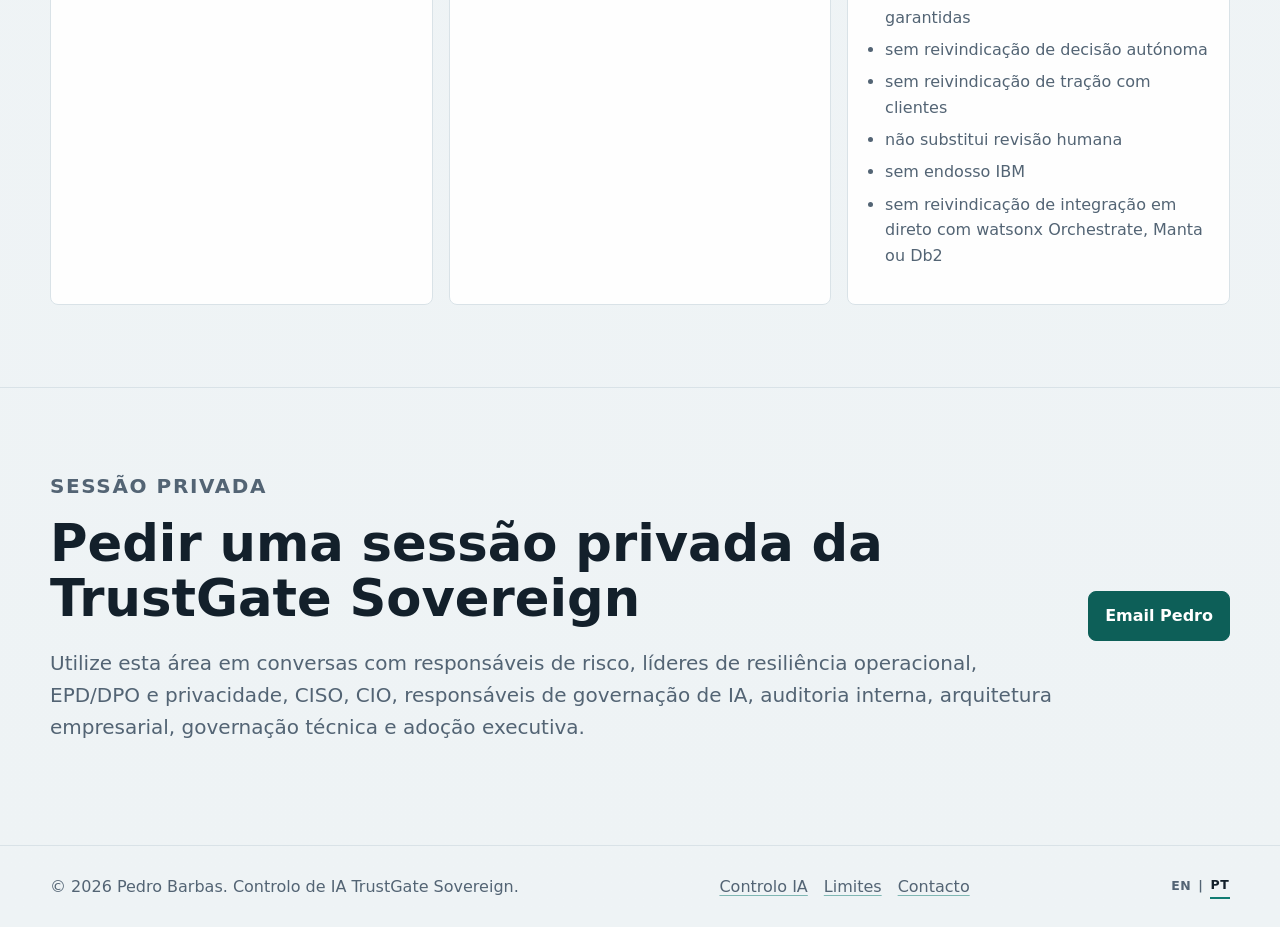
<file: pt/ai-control/index.html>
<!doctype html>
<html lang="pt-PT">
  <head>
    <meta charset="utf-8">
    <meta name="viewport" content="width=device-width, initial-scale=1">
    <title>TrustGate Sovereign | Autorização da ação e prova para IA agêntica</title>
    <meta
      name="description"
      content="A TrustGate avalia se uma ação agêntica específica pode prosseguir, vincula a decisão a evidência e apoia a validação pelo sistema-alvo protegido antes da alteração de estado."
    >
    <meta property="og:title" content="TrustGate Sovereign | Autorização da ação e prova para IA agêntica">
    <meta
      property="og:description"
      content="A TrustGate avalia se uma ação agêntica específica pode prosseguir, vincula a decisão a evidência e apoia a validação pelo sistema-alvo protegido antes da alteração de estado."
    >
    <meta property="og:type" content="website">
    <meta property="og:image" content="../../assets/og-image.svg">
    <meta name="twitter:card" content="summary_large_image">
    <link rel="icon" href="../../assets/favicon.svg" type="image/svg+xml">
    <link rel="stylesheet" href="../../styles.css">
    <link rel="alternate" hreflang="en" href="/ai-control/">
    <link rel="alternate" hreflang="pt-PT" href="/pt/ai-control/">
  </head>
  <body>
    <a class="skip-link" href="#main">Saltar para o conteúdo</a>

    <header class="site-header" aria-label="Principal">
      <nav class="nav-shell">
        <div class="brand-link" aria-label="Pedro Barbas">
          <img src="../../assets/mark.svg" alt="" width="36" height="36">
          <span>
            <strong>Pedro Barbas</strong>
            <span>Sistemas orientados por evidência</span>
          </span>
        </div>
        <div class="nav-links" aria-label="Secções do site">
          <a href="/pt/ai-control/">Controlo IA</a>
          <a href="#boundaries">Limites</a>
          <a href="#contact">Contacto</a>
        </div>
        <div class="language-switcher" aria-label="Seletor de idioma">
          <a href="/ai-control/" lang="en" hreflang="en">EN</a>
          <span aria-hidden="true">|</span>
          <span class="current" aria-current="true">PT</span>
        </div>
      </nav>
    </header>

    <main id="main">
      <section class="hero track-hero sovereign-hero section-band" id="top" aria-labelledby="hero-title">
        <div class="page-shell track-hero-grid">
          <div class="hero-copy">
            <p class="eyebrow">TrustGate Sovereign</p>
            <h1 id="hero-title">A camada de autorização da ação e prova para IA agêntica empresarial.</h1>
            <p class="hero-statement">
              A IA está a passar da recomendação para a ação. A TrustGate avalia se uma ação consequente específica pode prosseguir, vincula a decisão a um recibo de autorização e fornece ao sistema-alvo protegido a evidência necessária para validar essa autorização antes de aceitar uma alteração.
            </p>
            <p class="hero-subtitle">
              Uma implementação governada e uma plataforma governada não autorizam automaticamente uma ação específica.
            </p>
            <div class="cta-row">
              <a class="button primary" href="mailto:pedro.m.barbas@gmail.com?subject=Sessao%20privada%20TrustGate%20Sovereign">Pedir uma sessão privada da TrustGate Sovereign</a>
              <a class="button secondary" href="mailto:pedro.m.barbas@gmail.com?subject=Visao%20geral%20TrustGate%20Sovereign%203%20minutos">Pedir a visão geral de 3 minutos</a>
            </div>
          </div>

          <figure class="visual-panel hero-visual">
            <img
              src="../../assets/trustgate-action-clearance-chain-pt-v2.svg"
              alt="Cadeia pública TrustGate Sovereign desde uma ação proposta até autorização, recibo vinculado, validação pelo sistema-alvo protegido, aceitação ou rejeição e prova do resultado."
              width="620"
              height="360"
            >
            <figcaption>Ação proposta - autorização TrustGate - recibo vinculado - validação pelo sistema-alvo protegido - aceitar ou rejeitar antes da alteração de estado - prova do resultado.</figcaption>
            <p class="boundary-note">Uma decisão, por si só, não constitui autoridade de execução. O sistema-alvo protegido valida a autorização da TrustGate antes de alterar o seu estado.</p>
            <p class="scenario-note">Demonstrado através de um percurso de referência local e delimitado. Não é reivindicada aplicação em produção, implementação num cliente, garantia de segurança entre processos ou não contornabilidade a nível empresarial.</p>
          </figure>
        </div>
      </section>

      <section class="section-band focus-band" aria-labelledby="gap-title">
        <div class="page-shell">
          <div class="section-heading">
            <p class="eyebrow">A lacuna</p>
            <h2 id="gap-title">A camada em falta é a autorização da ação.</h2>
            <p>
              A maior parte das conversas sobre controlo de IA fica em implantações, plataformas, modelos, ferramentas, workflows, logs ou auditorias. Esses controlos importam. Mas não são o mesmo que autorizar uma ação específica antes de ela avançar.
            </p>
          </div>

          <div class="sovereign-grid four-column">
            <article class="sovereign-card">
              <h3>Governação da implementação</h3>
              <p>Este serviço de IA pode operar?</p>
            </article>
            <article class="sovereign-card">
              <h3>Governação da plataforma</h3>
              <p>O ambiente agêntico está governado?</p>
            </article>
            <article class="sovereign-card featured">
              <h3>Autorização da ação pela TrustGate</h3>
              <p>Esta ação específica pode prosseguir?</p>
            </article>
            <article class="sovereign-card featured">
              <h3>Validação pelo sistema-alvo protegido</h3>
              <p>O sistema-alvo valida a autorização exata antes de aceitar a alteração?</p>
            </article>
          </div>

          <p class="sovereign-note">Um aeroporto governado não significa que todos os voos possam descolar. Um voo autorizado continua a necessitar de validação da sua autorização antes de entrar na pista protegida.</p>
        </div>
      </section>

      <section class="section-band" aria-labelledby="chain-title">
        <div class="page-shell sovereign-visual-row">
          <div>
            <p class="eyebrow">Principal &rarr; Controlo &rarr; Prova</p>
            <h2 id="chain-title">A TrustGate muda a conversa de "confiar no agente" para "mostrar a cadeia de autorização e validação".</h2>
            <p>
              A TrustGate Sovereign liga o principal responsável e o propósito a uma ação específica, sistema-alvo, rota, evidência, impacto, política, autorização, recibo, validação do sistema-alvo e prova do resultado.
            </p>
            <div class="control-chain" aria-label="Cadeia de controlo TrustGate Sovereign">
              <span>Principal</span>
              <span>Propósito</span>
              <span>Ação</span>
              <span>Sistema-alvo</span>
              <span>Rota</span>
              <span>Evidência</span>
              <span>Impacto</span>
              <span>Política</span>
              <span>Autorização</span>
              <span>Recibo</span>
              <span>Validação do sistema-alvo</span>
              <span>Prova do resultado</span>
            </div>
            <p class="boundary-note">O modelo público é intencionalmente de alto nível. As demonstrações privadas mostram o padrão de evidência sem expor os mecanismos internos da prova.</p>
          </div>
          <figure class="visual-panel hero-visual">
            <img
              src="../../assets/trustgate-action-clearance-chain-pt-v2.svg"
              alt="Cadeia de alto nível de autorização TrustGate e validação pelo sistema-alvo protegido."
              width="620"
              height="360"
            >
          </figure>
        </div>
      </section>

      <section class="section-band focus-band" aria-labelledby="protected-target-title">
        <div class="page-shell split-section">
          <div>
            <p class="eyebrow">Autorização protegida</p>
            <h2 id="protected-target-title">A decisão é validada onde a alteração ocorreria.</h2>
          </div>
          <div>
            <p class="section-lead">A TrustGate autoriza uma ação específica e vincula a decisão a evidência. Um sistema-alvo protegido pode então validar que a autorização corresponde à ação, ao alvo e ao contexto atual antes de aceitar uma alteração. Uma autorização inválida, alterada, reutilizada ou desatualizada é rejeitada antes de o sistema-alvo mudar.</p>
            <p class="scenario-note">Demonstrado através de um percurso de referência local e delimitado. Não é reivindicada aplicação em produção, implementação num cliente, garantia de segurança entre processos ou não contornabilidade a nível empresarial.</p>
          </div>
        </div>
      </section>

      <section class="section-band focus-band" aria-labelledby="scenario-title">
        <div class="page-shell">
          <div class="section-heading">
            <p class="eyebrow">Cenário ilustrativo de trabalho</p>
            <h2 id="scenario-title">Onde o TrustGate Sovereign se encaixa numa stack empresarial agêntica.</h2>
            <p>
              O watsonx Orchestrate pode propor uma ação e o Manta pode fornecer linhagem e contexto. A TrustGate Sovereign avalia a ação específica e vincula a autorização a um recibo. Um limite ilustrativo de sistema-alvo protegido valida depois a autorização antes de um resultado ilustrativo no lado do Db2 ser aceite ou rejeitado e preservado como evidência passível de revisão.
            </p>
            <p>
              O mesmo padrão arquitetural não se limita a esta stack. Outros ambientes de orquestração — por exemplo, LangGraph, Microsoft Copilot Studio ou Amazon Bedrock AgentCore —, juntamente com outros sistemas de linhagem, catálogo, governação, dados, aplicações ou APIs, podem ocupar os papéis correspondentes. O TrustGate Sovereign foi concebido em torno do padrão de controlo da execução, e não de uma única stack de fornecedor.
            </p>
          </div>

          <div class="sovereign-flow" aria-label="Fluxo ilustrativo de stack empresarial">
            <span>ação proposta por watsonx Orchestrate + contexto Manta</span>
            <span>contexto de identidade e autoridade</span>
            <span>autorização e recibo TrustGate</span>
            <span>limite de validação pelo sistema-alvo protegido</span>
            <span>resultado ilustrativo no lado do Db2 + evidência</span>
          </div>

          <figure class="visual-panel hero-visual">
            <img
              src="../../assets/trustgate-enterprise-verification-chain-pt-v2.svg"
              alt="Stack empresarial ilustrativa com contexto watsonx Orchestrate e Manta, autorização e recibo TrustGate, limite de validação pelo sistema-alvo protegido e resultado no lado do Db2."
              width="620"
              height="360"
            >
            <figcaption>Ilustrado com uma stack empresarial IBM. Os papéis arquiteturais podem ser desempenhados por outras tecnologias empresariais; os exemplos são apenas ilustrativos e não constituem reivindicações de integrações.</figcaption>
          </figure>

          <p class="scenario-note">Exemplo ilustrativo de arquitetura empresarial. As funções arquiteturais podem ser desempenhadas por outras tecnologias empresariais. Não é reivindicada qualquer integração ativa, certificada, suportada, recomendada, de produção ou de parceria.</p>
        </div>
      </section>

      <section class="section-band" aria-labelledby="tg360-title">
        <div class="page-shell sovereign-visual-row">
          <div>
            <p class="eyebrow">TG360</p>
            <h2 id="tg360-title">O dashboard torna-se o cockpit de evidência.</h2>
            <p>
              O TG360 apresenta a cadeia de evidência local aceite, desde a autorização da ação até à validação do recibo e ao resultado no sistema-alvo protegido. Apresenta evidência; não se torna um segundo motor de decisão.
            </p>
            <p>O TG360 também mostra se o sistema-alvo de referência delimitado foi alterado ou permaneceu inalterado após a ação aceite ou rejeitada.</p>
            <div class="chip-grid" aria-label="Sinais públicos de evidência TG360">
              <span>ação proposta</span>
              <span>responsável pela decisão</span>
              <span>contexto delimitado da autorização</span>
              <span>estado da validação do recibo</span>
              <span>resultado no sistema-alvo protegido</span>
              <span>evidência e limitações passíveis de revisão</span>
            </div>
          </div>
          <figure class="visual-panel hero-visual">
            <img
              src="../../assets/tg360-evidence-cockpit-pt-v2.svg"
              alt="Cockpit abstrato de evidência TG360 com autorização delimitada, validação do recibo, resultado no sistema-alvo protegido e evidência passível de revisão."
              width="620"
              height="360"
            >
          </figure>
        </div>
      </section>

      <section class="section-band focus-band" aria-labelledby="tgsg-title">
        <div class="page-shell">
          <div class="section-heading">
            <p class="eyebrow">Superfícies TGSG</p>
            <h2 id="tgsg-title">As equipas técnicas precisam de mais do que uma promessa.</h2>
            <p>
              TrustGate Sovereign foi concebido para tornar várias superfícies de confiança inspecionáveis em revisão privada: confiança de ferramentas e capacidades, autoridade de conhecimento e recuperação, integridade de conteúdos e documentos, limites de workflow e autonomia, envelopes de orçamento e latência, e proveniência multiagente.
            </p>
          </div>
          <div class="sovereign-grid four-column">
            <article class="sovereign-card"><h3>Confiança de ferramentas e capacidades</h3><p>Que ferramentas e capacidades estão no âmbito da ação pedida?</p></article>
            <article class="sovereign-card"><h3>Autoridade de conhecimento e recuperação</h3><p>Que fontes de conhecimento e rotas de recuperação são suficientes para esta ação?</p></article>
            <article class="sovereign-card"><h3>Integridade de conteúdos e documentos</h3><p>Que estado de conteúdos ou documentos suporta o ponto de decisão?</p></article>
            <article class="sovereign-card"><h3>Limites de workflow e autonomia</h3><p>Onde é que o workflow para, escala ou exige revisão?</p></article>
            <article class="sovereign-card"><h3>Envelopes de orçamento e latência</h3><p>Que envelope operacional é aceitável antes da execução?</p></article>
            <article class="sovereign-card"><h3>Proveniência multiagente</h3><p>Que passos agênticos levaram à ação pedida?</p></article>
          </div>
          <p class="boundary-note">Estas superfícies são descritas publicamente apenas ao nível de categoria. Detalhes internos de implementação permanecem privados.</p>
        </div>
      </section>

      <section class="section-band" aria-labelledby="adopt-title">
        <div class="page-shell">
          <div class="section-heading">
            <p class="eyebrow">Porquê adotar</p>
            <h2 id="adopt-title">Controlo antes de a organização comprometer confiança, dados, dinheiro ou movimento operacional.</h2>
            <p>
              TrustGate Sovereign ajuda líderes a raciocinar sobre autoridade de ação, risco, escalonamento e prova antes de a IA agêntica ser confiada com trabalho material. O valor depende do ambiente do cliente, âmbito, linha de base e modelo operativo.
            </p>
          </div>
          <div class="sovereign-grid">
            <article class="sovereign-card"><h3>Controlo de adoção</h3><p>Clarificar onde a IA agêntica pode agir e onde tem de pausar.</p></article>
            <article class="sovereign-card"><h3>Visibilidade de risco</h3><p>Tornar o risco da ação mais fácil de inspecionar antes da execução.</p></article>
            <article class="sovereign-card"><h3>Disciplina de escalonamento</h3><p>Definir quando revisão, manter ou escalonar é o resultado correto.</p></article>
            <article class="sovereign-card"><h3>Responsabilização</h3><p>Ligar autoridade, rota, evidência e resultado numa postura de revisão.</p></article>
            <article class="sovereign-card"><h3>Postura de evidência preparada para análise</h3><p>Preparar evidência ao nível da ação para análise posterior de controlo e garantia.</p></article>
            <article class="sovereign-card"><h3>Controlo operacional e de capital</h3><p>Apoiar governação de movimento material antes do compromisso.</p></article>
            <article class="sovereign-card"><h3>Garantia do sistema-alvo protegido</h3><p>Demonstrar que o sistema-alvo valida a autorização antes de aceitar uma alteração consequente.</p></article>
            <article class="sovereign-card"><h3>Evidência de resiliência operacional</h3><p>Preservar evidência ao nível da ação para análise de controlo, análise de falhas e testes de resiliência.</p></article>
          </div>
        </div>
      </section>

      <section class="section-band focus-band" aria-labelledby="dora-title">
        <div class="page-shell">
          <div class="section-heading">
            <p class="eyebrow">Risco e resiliência</p>
            <h2 id="dora-title">Evidência de resiliência operacional relevante para DORA</h2>
            <p>A TrustGate apoia evidência de controlo orientada para DORA. Não determina, por si só, a conformidade regulamentar.</p>
          </div>
          <div class="sovereign-grid five-column">
            <article class="sovereign-card"><h3>Governação e responsabilização</h3><p>Quem solicitou, aprovou e assumiu responsabilidade pela ação?</p></article>
            <article class="sovereign-card"><h3>Contexto da decisão de risco TIC</h3><p>Que sistema-alvo, rota, evidência, impacto e contexto atual foram avaliados?</p></article>
            <article class="sovereign-card"><h3>Dependência de ferramentas e terceiros</h3><p>Que ferramenta, API, fornecedor ou rota de workflow esteve envolvida?</p></article>
            <article class="sovereign-card"><h3>Rastreabilidade e análise de incidentes</h3><p>Que decisão, motivo, recibo e resultado no sistema-alvo foram registados?</p></article>
            <article class="sovereign-card"><h3>Evidência de testes de resiliência</h3><p>É possível demonstrar que autorizações inválidas, alteradas, reutilizadas ou desatualizadas foram rejeitadas antes da alteração de estado?</p></article>
          </div>
          <aside class="accountability-panel" aria-labelledby="data-protection-title">
            <h3 id="data-protection-title">Perspetiva de responsabilização em proteção de dados</h3>
            <div class="control-chain" aria-label="Evidência de responsabilização em proteção de dados">
              <span>propósito autorizado</span><span>principal e autoridade delegada</span><span>contexto de dados e fontes</span><span>sistema-alvo e rota exatos</span><span>restrições de residência e soberania dos dados</span><span>evidência de impacto e resultado</span>
            </div>
            <p class="boundary-note">A TrustGate pode apoiar evidência para análise de proteção de dados. Não substitui uma AIPD/DPIA, a avaliação da base de licitude, os registos de atividades de tratamento, o julgamento do EPD/DPO ou uma determinação jurídica.</p>
          </aside>
        </div>
      </section>

      <section class="section-band focus-band" aria-labelledby="private-session-title">
        <div class="page-shell split-section">
          <div>
            <p class="eyebrow">Sessão privada</p>
            <h2 id="private-session-title">A página pública explica a pergunta. A sessão privada mostra a cadeia de controlo.</h2>
          </div>
          <div>
            <p class="section-lead">
              As demonstrações privadas podem abranger contexto de autorização da ação, evidência do recibo e do resultado, o princípio de validação pelo sistema-alvo protegido, cenários sintéticos de referência aceites e rejeitados, o cockpit de evidência TG360, evidência de controlo orientada para DORA, a perspetiva de responsabilização em proteção de dados, funções de arquitetura empresarial e análise dos limites das reivindicações.
            </p>
            <div class="cta-row">
              <a class="button primary" href="mailto:pedro.m.barbas@gmail.com?subject=Sessao%20privada%20TrustGate%20Sovereign">Pedir uma sessão privada da TrustGate Sovereign</a>
            </div>
          </div>
        </div>
      </section>

      <section class="section-band" aria-labelledby="related-title">
        <div class="page-shell">
          <div class="section-heading">
            <p class="eyebrow">Sistemas relacionados</p>
            <h2 id="related-title">Certify, Evidra e FieldDelta continuam a fazer parte do portefólio orientado por evidência.</h2>
            <p>
              TrustGate Sovereign lidera esta página. Os sistemas relacionados permanecem secundários e suportam a mesma disciplina orientada por evidência.
            </p>
          </div>
          <div class="secondary-system-grid">
            <article class="system-card">
              <div class="card-topline"><span>sistema secundário</span></div>
              <h3>Certify</h3>
              <p>Fatia técnica local de prova para certificação de ações antes da execução e preservação de prova.</p>
            </article>
            <article class="system-card">
              <div class="card-topline"><span>sistema secundário</span></div>
              <h3>Evidra</h3>
              <p>Pacotes de evidência de responsabilidade sobre dados de treino para revisão por DPO, jurídico, risco, CISO e auditoria.</p>
            </article>
            <article class="system-card">
              <div class="card-topline"><span>sistema secundário</span></div>
              <h3>FieldDelta</h3>
              <p>Evidência de revisão de simulação de engenharia para comparação baseline-vs-variante.</p>
            </article>
          </div>
        </div>
      </section>

      <section class="section-band" id="boundaries" aria-labelledby="boundaries-title">
        <div class="page-shell">
          <div class="section-heading compact">
            <p class="eyebrow">Divulgação controlada</p>
            <h2 id="boundaries-title">Limites</h2>
            <p>
              A página pública mostra o padrão de valor e a postura de análise. Parte da prova pertence a uma sessão privada, não a uma página pública. As demonstrações privadas mostram padrões de evidência, contexto TG360 e funções arquiteturais, enquanto os detalhes de implementação permanecem privados.
            </p>
          </div>

          <div class="boundary-grid">
            <article>
              <h3>O que pode ser mostrado em privado</h3>
              <ul>
                <li>visão geral executiva curta</li>
                <li>masterclass executiva 360</li>
                <li>masterclass técnica 360</li>
                <li>evidência do dashboard TG360</li>
                <li>cenário ilustrativo de stack empresarial</li>
                <li>princípio do sistema-alvo protegido</li>
                <li>mapeamento de controlo orientado para DORA</li>
                <li>análise de responsabilização em proteção de dados</li>
                <li>revisão do limite de reivindicações</li>
              </ul>
            </article>
            <article>
              <h3>O que permanece privado</h3>
              <ul>
                <li>código-fonte</li>
                <li>dashboards privados</li>
                <li>detalhes internos de prova</li>
                <li>semântica de prova</li>
                <li>IDs internos de evidência</li>
                <li>mapas de fontes</li>
                <li>esquemas canónicos e contratos privados de invocação</li>
                <li>implementação da validação pelo sistema-alvo, proveniência e consumo de recibos</li>
                <li>topologia de implementação e detalhes de integração com clientes</li>
              </ul>
            </article>
            <article>
              <h3>O que não é reivindicado</h3>
              <ul>
                <li>sem reivindicação de implantação em produção</li>
                <li>sem reivindicação de prontidão para produção</li>
                <li>sem dados de clientes na página pública</li>
                <li>sem dados de produção na página pública</li>
                <li>sem reivindicação de telemetria em direto</li>
                <li>sem reivindicação de execução de conectores</li>
                <li>sem reivindicação de autorização CP-7</li>
                <li>sem certificação de conformidade</li>
                <li>sem certificação regulatória</li>
                <li>sem determinação legal</li>
                <li>sem certificação de segurança</li>
                <li>sem garantia de conformidade</li>
                <li>sem reivindicação de ROI ou poupanças garantidas</li>
                <li>sem reivindicação de decisão autónoma</li>
                <li>sem reivindicação de tração com clientes</li>
                <li>não substitui revisão humana</li>
                <li>sem endosso IBM</li>
                <li>sem reivindicação de integração em direto com watsonx Orchestrate, Manta ou Db2</li>
              </ul>
            </article>
          </div>
        </div>
      </section>

      <section class="section-band contact-band" id="contact" aria-labelledby="contact-title">
        <div class="page-shell contact-shell">
          <div>
            <p class="eyebrow">Sessão privada</p>
            <h2 id="contact-title">Pedir uma sessão privada da TrustGate Sovereign</h2>
            <p>
              Utilize esta área em conversas com responsáveis de risco, líderes de resiliência operacional, EPD/DPO e privacidade, CISO, CIO, responsáveis de governação de IA, auditoria interna, arquitetura empresarial, governação técnica e adoção executiva.
            </p>
          </div>
          <div class="contact-actions" aria-label="Opções de contacto">
            <a class="button primary" href="mailto:pedro.m.barbas@gmail.com?subject=Sessao%20privada%20TrustGate%20Sovereign">Email Pedro</a>
          </div>
        </div>
      </section>
    </main>

    <footer class="site-footer">
      <div class="page-shell footer-shell">
        <p>&copy; 2026 Pedro Barbas. Controlo de IA TrustGate Sovereign.</p>
        <nav aria-label="Rodapé">
          <a href="/pt/ai-control/">Controlo IA</a>
          <a href="#boundaries">Limites</a>
          <a href="#contact">Contacto</a>
        </nav>
        <div class="language-switcher" aria-label="Seletor de idioma">
          <a href="/ai-control/" lang="en" hreflang="en">EN</a>
          <span aria-hidden="true">|</span>
          <span class="current" aria-current="true">PT</span>
        </div>
      </div>
    </footer>
    <!-- Cloudflare Web Analytics --><script type='module' src='https://static.cloudflareinsights.com/beacon.min.js' data-cf-beacon='{"token": "f98435bd5a3f4067b08ab45e20992230"}'></script><!-- End Cloudflare Web Analytics -->
  </body>
</html>
</file>
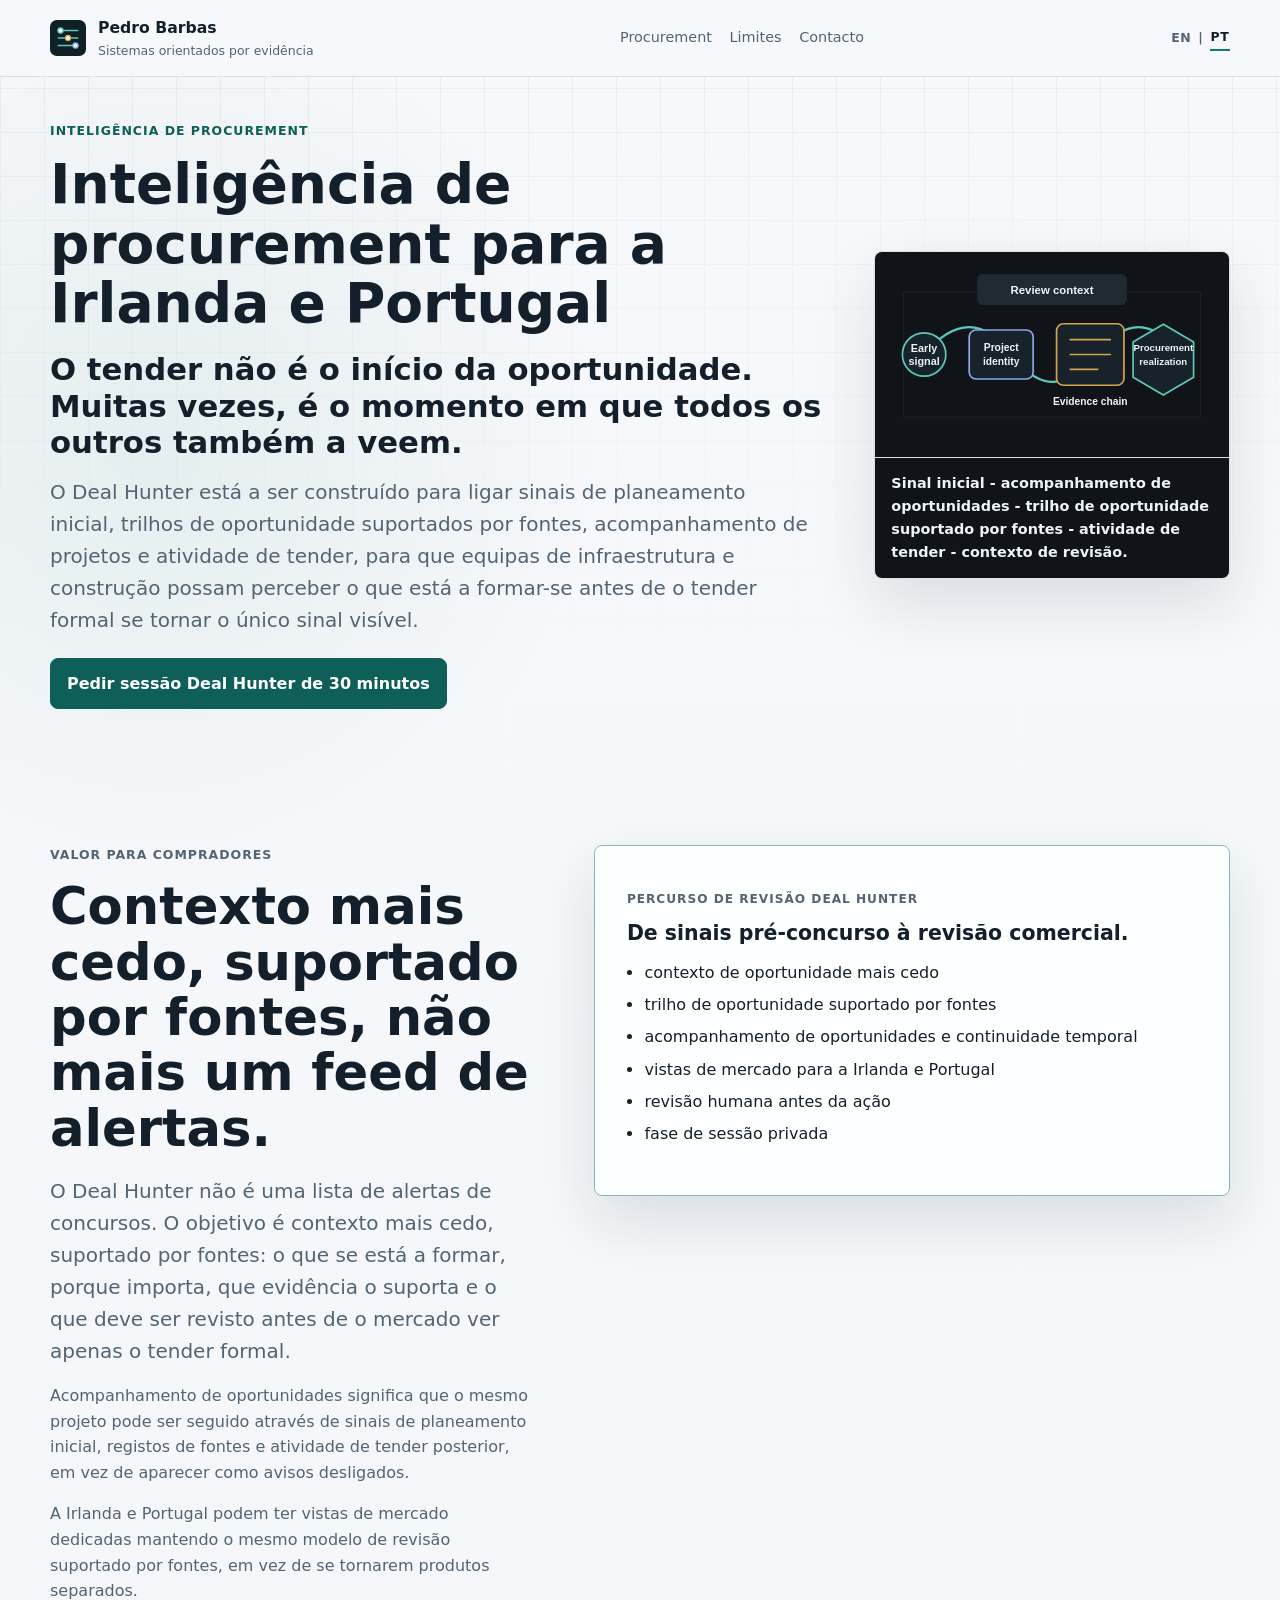
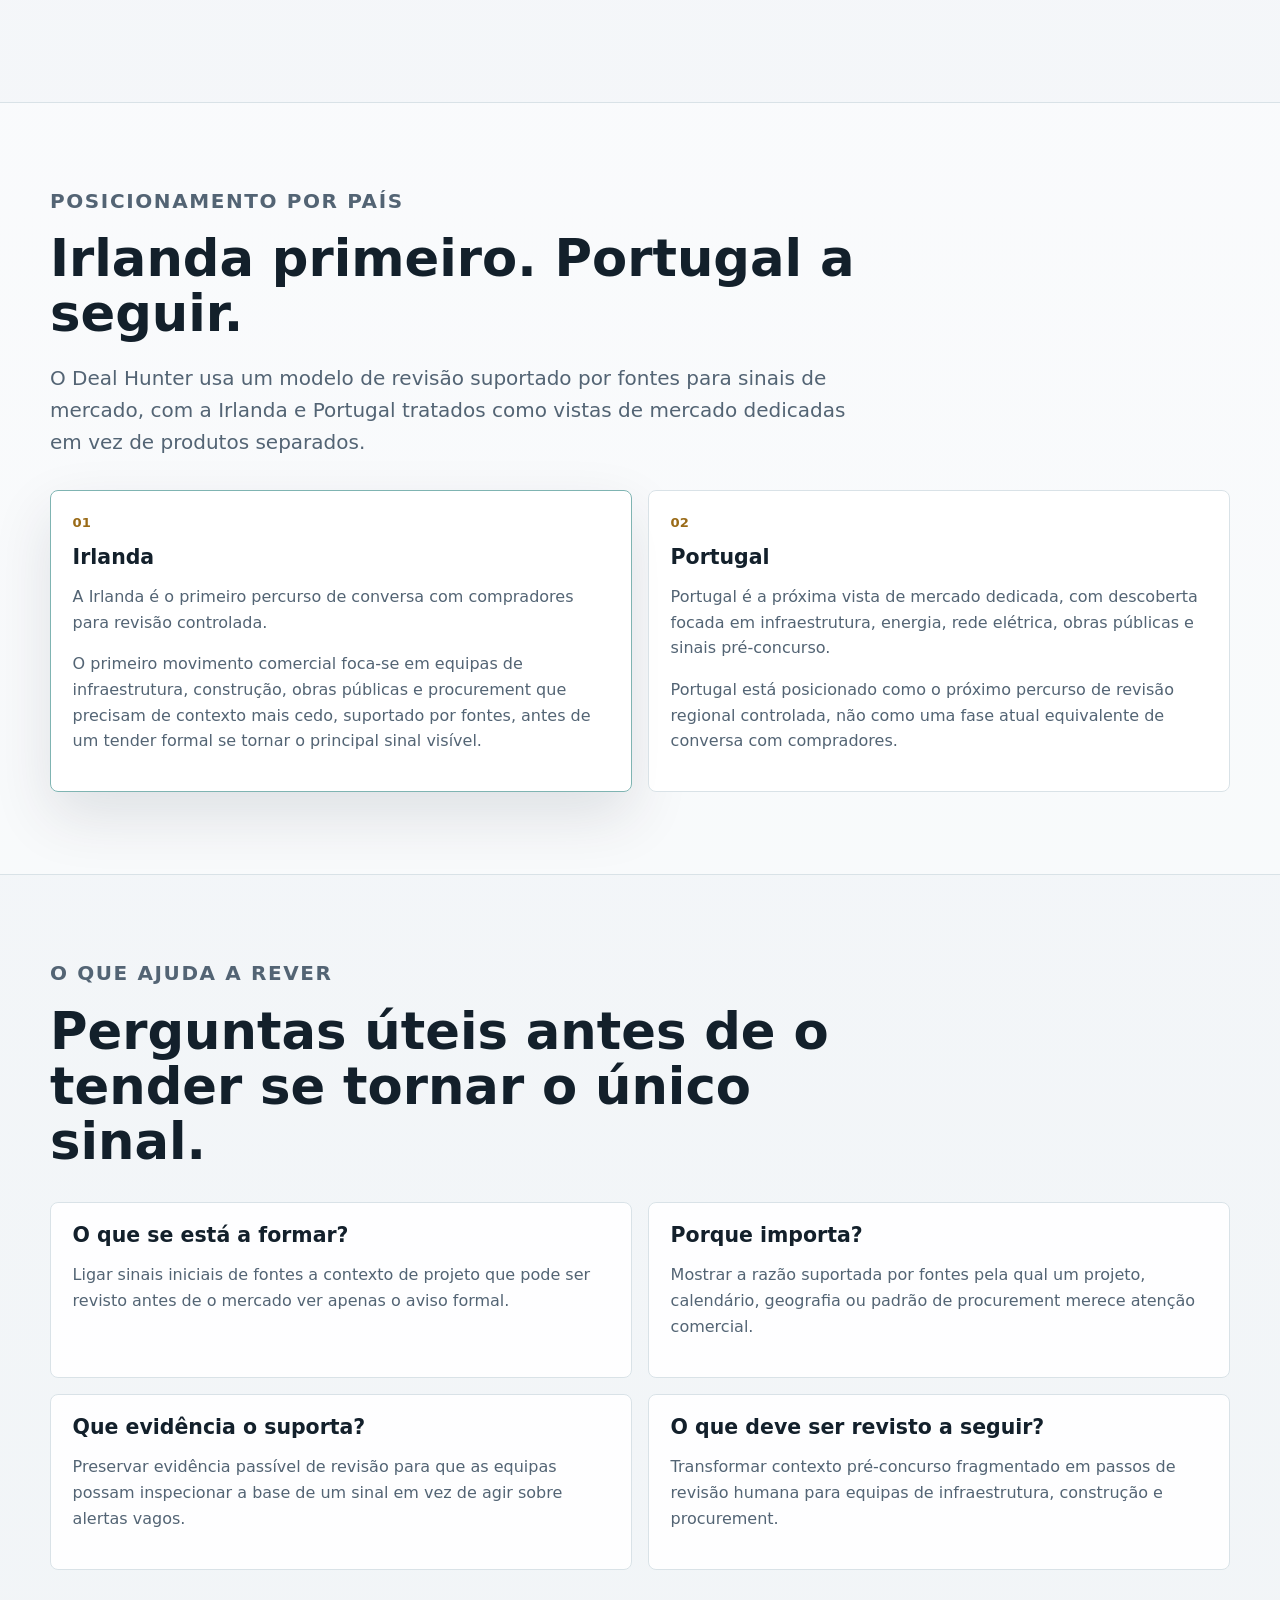
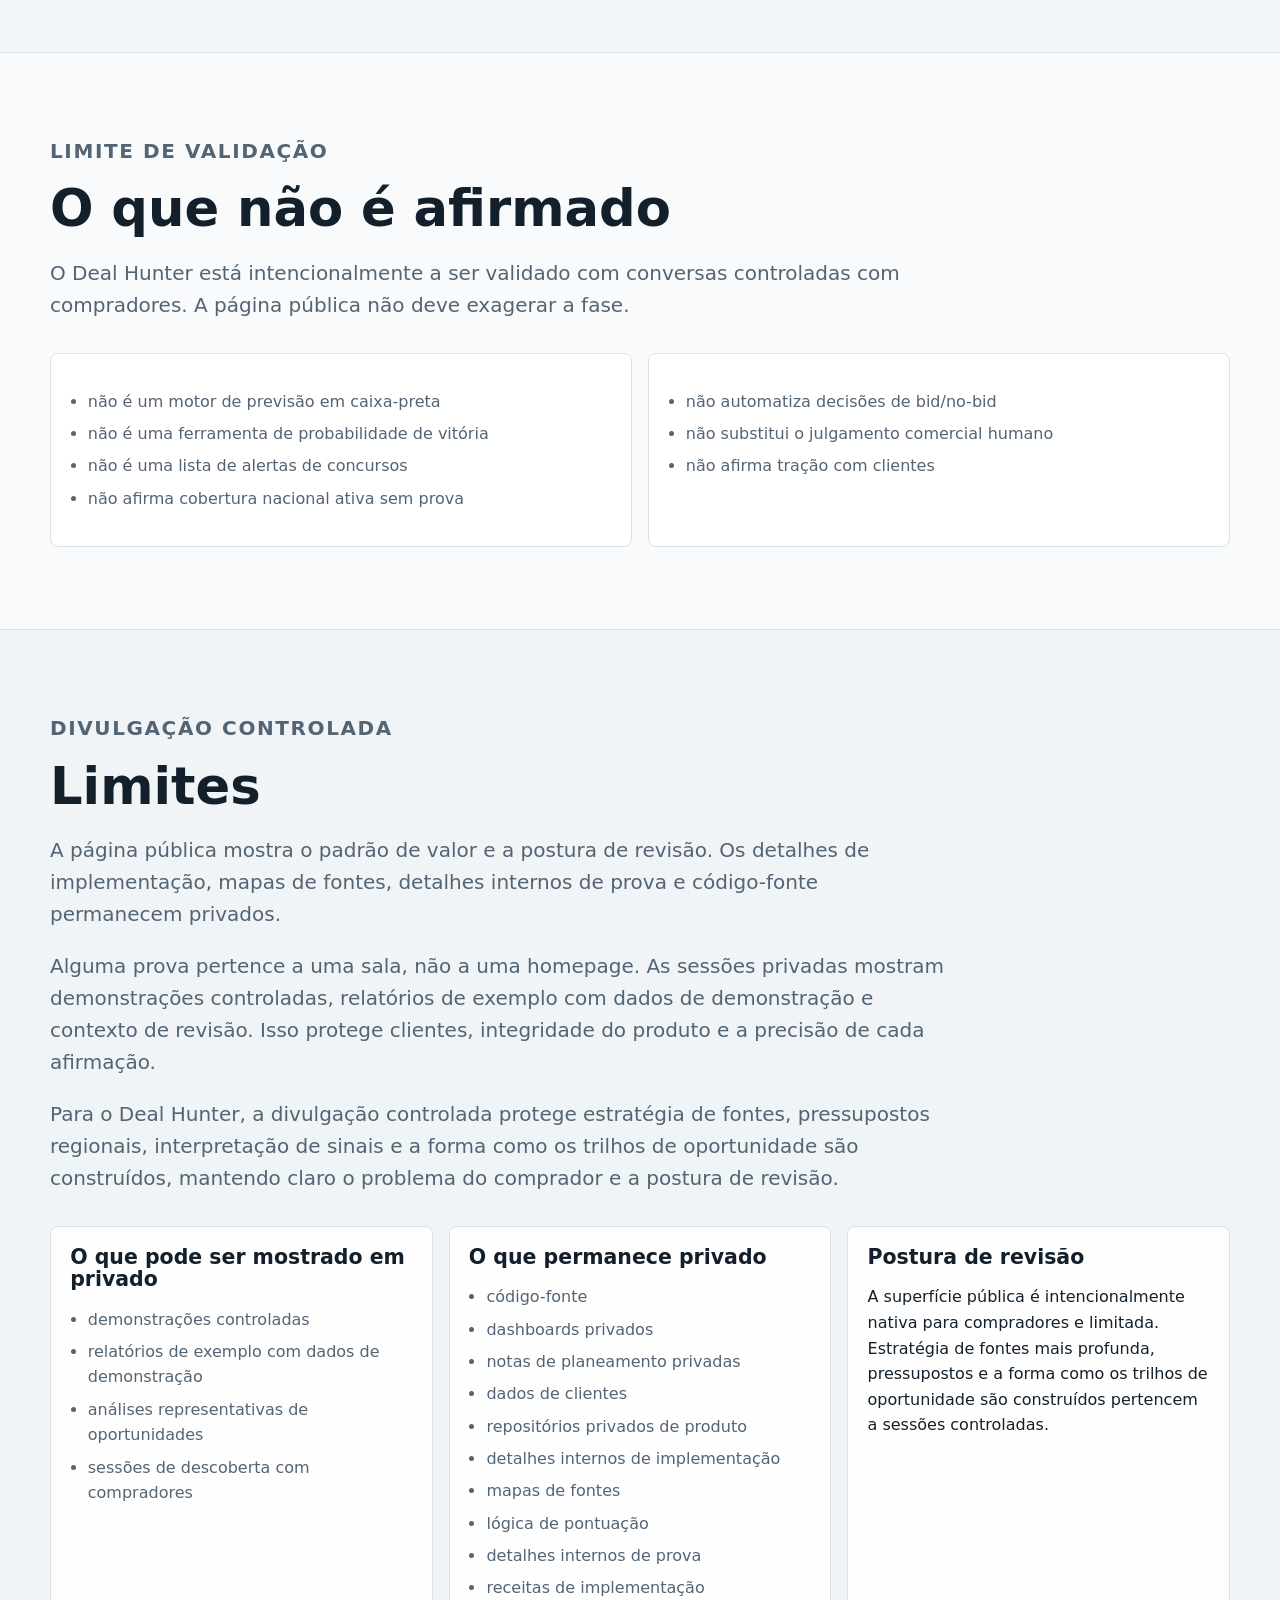
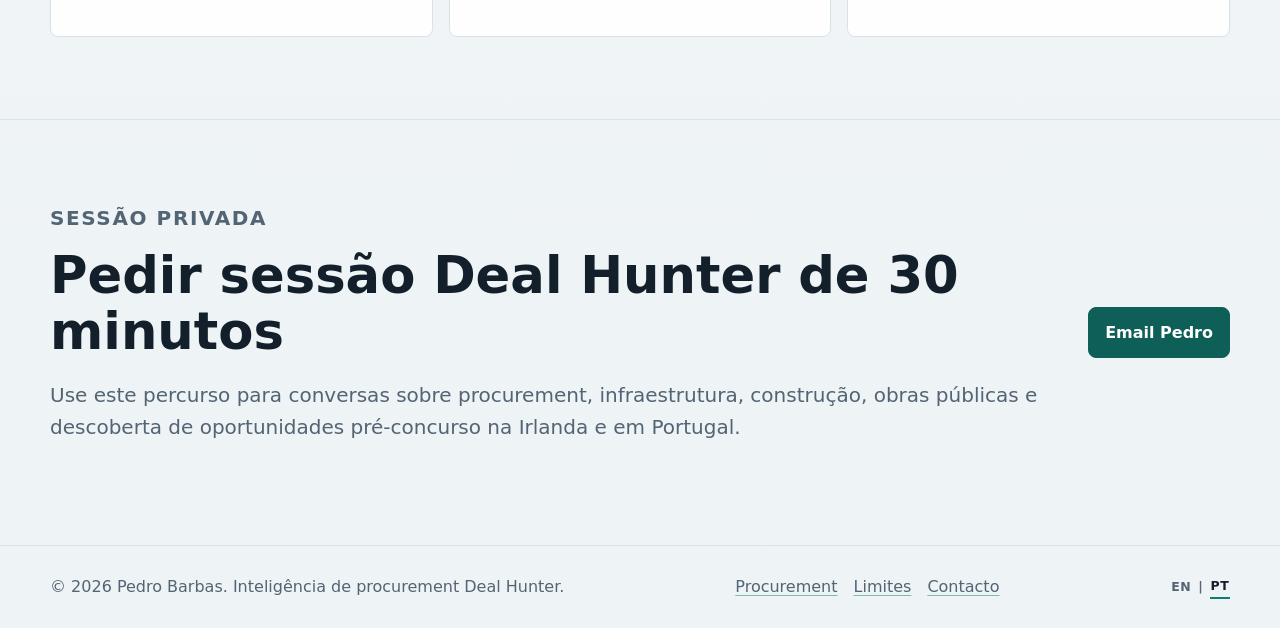
<file: pt/procurement/index.html>
<!doctype html>
<html lang="pt-PT">
  <head>
    <meta charset="utf-8">
    <meta name="viewport" content="width=device-width, initial-scale=1">
    <title>Deal Hunter | Inteligência de procurement para a Irlanda e Portugal</title>
    <meta
      name="description"
      content="Deal Hunter ajuda equipas de infraestrutura e procurement a rever contexto de oportunidade mais cedo, suportado por fontes, antes de o tender formal se tornar o único sinal visível."
    >
    <meta property="og:title" content="Deal Hunter | Inteligência de procurement para a Irlanda e Portugal">
    <meta
      property="og:description"
      content="Deal Hunter ajuda equipas de infraestrutura e procurement a rever contexto de oportunidade mais cedo, suportado por fontes, antes de o tender formal se tornar o único sinal visível."
    >
    <meta property="og:type" content="website">
    <meta property="og:image" content="../../assets/og-image.svg">
    <meta name="twitter:card" content="summary_large_image">
    <link rel="icon" href="../../assets/favicon.svg" type="image/svg+xml">
    <link rel="stylesheet" href="../../styles.css">
    <link rel="alternate" hreflang="en" href="/procurement/">
    <link rel="alternate" hreflang="pt-PT" href="/pt/procurement/">
  </head>
  <body>
    <a class="skip-link" href="#main">Saltar para o conteúdo</a>

    <header class="site-header" aria-label="Principal">
      <nav class="nav-shell">
        <div class="brand-link" aria-label="Pedro Barbas">
          <img src="../../assets/mark.svg" alt="" width="36" height="36">
          <span>
            <strong>Pedro Barbas</strong>
            <span>Sistemas orientados por evidência</span>
          </span>
        </div>
        <div class="nav-links" aria-label="Secções do site">
          <a href="/pt/procurement/">Procurement</a>
          <a href="#boundaries">Limites</a>
          <a href="#contact">Contacto</a>
        </div>
        <div class="language-switcher" aria-label="Seletor de idioma">
          <a href="/procurement/" lang="en" hreflang="en">EN</a>
          <span aria-hidden="true">|</span>
          <span class="current" aria-current="true">PT</span>
        </div>
      </nav>
    </header>

    <main id="main">
      <section class="hero track-hero section-band" id="top" aria-labelledby="hero-title">
        <div class="page-shell track-hero-grid">
          <div class="hero-copy">
            <p class="eyebrow">Inteligência de procurement</p>
            <h1 id="hero-title">Inteligência de procurement para a Irlanda e Portugal</h1>
            <p class="hero-statement">
              O tender não é o início da oportunidade. Muitas vezes, é o momento em que todos os outros também a veem.
            </p>
            <p class="hero-subtitle">
              O Deal Hunter está a ser construído para ligar sinais de planeamento inicial, trilhos de oportunidade suportados por fontes, acompanhamento de projetos e atividade de tender, para que equipas de infraestrutura e construção possam perceber o que está a formar-se antes de o tender formal se tornar o único sinal visível.
            </p>
            <div class="cta-row">
              <a class="button primary" href="mailto:pedro.m.barbas@gmail.com?subject=Sessao%20Deal%20Hunter%20de%2030%20minutos">Pedir sessão Deal Hunter de 30 minutos</a>
            </div>
          </div>

          <figure class="visual-panel hero-visual">
            <img
              src="../../assets/procurement-evidence-chain.svg"
              alt="Trilho abstrato de procurement suportado por fontes, desde o sinal inicial até ao contexto de revisão."
              width="620"
              height="360"
            >
            <figcaption>Sinal inicial - acompanhamento de oportunidades - trilho de oportunidade suportado por fontes - atividade de tender - contexto de revisão.</figcaption>
          </figure>
        </div>
      </section>

      <section class="section-band" aria-labelledby="value-title">
        <div class="page-shell split-section">
          <div>
            <p class="eyebrow">Valor para compradores</p>
            <h2 id="value-title">Contexto mais cedo, suportado por fontes, não mais um feed de alertas.</h2>
            <p class="section-lead">
              O Deal Hunter não é uma lista de alertas de concursos. O objetivo é contexto mais cedo, suportado por fontes: o que se está a formar, porque importa, que evidência o suporta e o que deve ser revisto antes de o mercado ver apenas o tender formal.
            </p>
            <p>
              Acompanhamento de oportunidades significa que o mesmo projeto pode ser seguido através de sinais de planeamento inicial, registos de fontes e atividade de tender posterior, em vez de aparecer como avisos desligados.
            </p>
            <p>
              A Irlanda e Portugal podem ter vistas de mercado dedicadas mantendo o mesmo modelo de revisão suportado por fontes, em vez de se tornarem produtos separados.
            </p>
          </div>

          <article class="focus-card primary-focus-card">
            <p class="route-kicker">Percurso de revisão Deal Hunter</p>
            <h3>De sinais pré-concurso à revisão comercial.</h3>
            <ul class="tight-list">
              <li>contexto de oportunidade mais cedo</li>
              <li>trilho de oportunidade suportado por fontes</li>
              <li>acompanhamento de oportunidades e continuidade temporal</li>
              <li>vistas de mercado para a Irlanda e Portugal</li>
              <li>revisão humana antes da ação</li>
              <li>fase de sessão privada</li>
            </ul>
          </article>
        </div>
      </section>

      <section class="section-band focus-band" aria-labelledby="country-title">
        <div class="page-shell">
          <div class="section-heading">
            <p class="eyebrow">Posicionamento por país</p>
            <h2 id="country-title">Irlanda primeiro. Portugal a seguir.</h2>
            <p>
              O Deal Hunter usa um modelo de revisão suportado por fontes para sinais de mercado, com a Irlanda e Portugal tratados como vistas de mercado dedicadas em vez de produtos separados.
            </p>
          </div>

          <div class="country-grid">
            <article class="country-card country-card-primary">
              <span>01</span>
              <h3>Irlanda</h3>
              <p>A Irlanda é o primeiro percurso de conversa com compradores para revisão controlada.</p>
              <p>
                O primeiro movimento comercial foca-se em equipas de infraestrutura, construção, obras públicas e procurement que precisam de contexto mais cedo, suportado por fontes, antes de um tender formal se tornar o principal sinal visível.
              </p>
            </article>
            <article class="country-card">
              <span>02</span>
              <h3>Portugal</h3>
              <p>
                Portugal é a próxima vista de mercado dedicada, com descoberta focada em infraestrutura, energia, rede elétrica, obras públicas e sinais pré-concurso.
              </p>
              <p>
                Portugal está posicionado como o próximo percurso de revisão regional controlada, não como uma fase atual equivalente de conversa com compradores.
              </p>
            </article>
          </div>
        </div>
      </section>

      <section class="section-band" aria-labelledby="review-title">
        <div class="page-shell">
          <div class="section-heading">
            <p class="eyebrow">O que ajuda a rever</p>
            <h2 id="review-title">Perguntas úteis antes de o tender se tornar o único sinal.</h2>
          </div>
          <div class="review-grid">
            <article>
              <h3>O que se está a formar?</h3>
              <p>Ligar sinais iniciais de fontes a contexto de projeto que pode ser revisto antes de o mercado ver apenas o aviso formal.</p>
            </article>
            <article>
              <h3>Porque importa?</h3>
              <p>Mostrar a razão suportada por fontes pela qual um projeto, calendário, geografia ou padrão de procurement merece atenção comercial.</p>
            </article>
            <article>
              <h3>Que evidência o suporta?</h3>
              <p>Preservar evidência passível de revisão para que as equipas possam inspecionar a base de um sinal em vez de agir sobre alertas vagos.</p>
            </article>
            <article>
              <h3>O que deve ser revisto a seguir?</h3>
              <p>Transformar contexto pré-concurso fragmentado em passos de revisão humana para equipas de infraestrutura, construção e procurement.</p>
            </article>
          </div>
        </div>
      </section>

      <section class="section-band not-claimed-band" aria-labelledby="not-claimed-title">
        <div class="page-shell">
          <div class="section-heading compact">
            <p class="eyebrow">Limite de validação</p>
            <h2 id="not-claimed-title">O que não é afirmado</h2>
            <p>
              O Deal Hunter está intencionalmente a ser validado com conversas controladas com compradores. A página pública não deve exagerar a fase.
            </p>
          </div>
          <div class="boundary-grid two-column">
            <article>
              <ul>
                <li>não é um motor de previsão em caixa-preta</li>
                <li>não é uma ferramenta de probabilidade de vitória</li>
                <li>não é uma lista de alertas de concursos</li>
                <li>não afirma cobertura nacional ativa sem prova</li>
              </ul>
            </article>
            <article>
              <ul>
                <li>não automatiza decisões de bid/no-bid</li>
                <li>não substitui o julgamento comercial humano</li>
                <li>não afirma tração com clientes</li>
              </ul>
            </article>
          </div>
        </div>
      </section>

      <section class="section-band" id="boundaries" aria-labelledby="boundaries-title">
        <div class="page-shell">
          <div class="section-heading compact">
            <p class="eyebrow">Divulgação controlada</p>
            <h2 id="boundaries-title">Limites</h2>
            <p>
              A página pública mostra o padrão de valor e a postura de revisão. Os detalhes de implementação, mapas de fontes, detalhes internos de prova e código-fonte permanecem privados.
            </p>
            <p>
              Alguma prova pertence a uma sala, não a uma homepage. As sessões privadas mostram demonstrações controladas, relatórios de exemplo com dados de demonstração e contexto de revisão. Isso protege clientes, integridade do produto e a precisão de cada afirmação.
            </p>
            <p>
              Para o Deal Hunter, a divulgação controlada protege estratégia de fontes, pressupostos regionais, interpretação de sinais e a forma como os trilhos de oportunidade são construídos, mantendo claro o problema do comprador e a postura de revisão.
            </p>
          </div>

          <div class="boundary-grid">
            <article>
              <h3>O que pode ser mostrado em privado</h3>
              <ul>
                <li>demonstrações controladas</li>
                <li>relatórios de exemplo com dados de demonstração</li>
                <li>análises representativas de oportunidades</li>
                <li>sessões de descoberta com compradores</li>
              </ul>
            </article>
            <article>
              <h3>O que permanece privado</h3>
              <ul>
                <li>código-fonte</li>
                <li>dashboards privados</li>
                <li>notas de planeamento privadas</li>
                <li>dados de clientes</li>
                <li>repositórios privados de produto</li>
                <li>detalhes internos de implementação</li>
                <li>mapas de fontes</li>
                <li>lógica de pontuação</li>
                <li>detalhes internos de prova</li>
                <li>receitas de implementação</li>
              </ul>
            </article>
            <article>
              <h3>Postura de revisão</h3>
              <p>
                A superfície pública é intencionalmente nativa para compradores e limitada. Estratégia de fontes mais profunda, pressupostos e a forma como os trilhos de oportunidade são construídos pertencem a sessões controladas.
              </p>
            </article>
          </div>
        </div>
      </section>

      <section class="section-band contact-band" id="contact" aria-labelledby="contact-title">
        <div class="page-shell contact-shell">
          <div>
            <p class="eyebrow">Sessão privada</p>
            <h2 id="contact-title">Pedir sessão Deal Hunter de 30 minutos</h2>
            <p>
              Use este percurso para conversas sobre procurement, infraestrutura, construção, obras públicas e descoberta de oportunidades pré-concurso na Irlanda e em Portugal.
            </p>
          </div>
          <div class="contact-actions" aria-label="Opções de contacto">
            <a class="button primary" href="mailto:pedro.m.barbas@gmail.com?subject=Sessao%20privada%20Deal%20Hunter">Email Pedro</a>
          </div>
        </div>
      </section>
    </main>

    <footer class="site-footer">
      <div class="page-shell footer-shell">
        <p>&copy; 2026 Pedro Barbas. Inteligência de procurement Deal Hunter.</p>
        <nav aria-label="Rodapé">
          <a href="/pt/procurement/">Procurement</a>
          <a href="#boundaries">Limites</a>
          <a href="#contact">Contacto</a>
        </nav>
        <div class="language-switcher" aria-label="Seletor de idioma">
          <a href="/procurement/" lang="en" hreflang="en">EN</a>
          <span aria-hidden="true">|</span>
          <span class="current" aria-current="true">PT</span>
        </div>
      </div>
    </footer>
    <!-- Cloudflare Web Analytics --><script type='module' src='https://static.cloudflareinsights.com/beacon.min.js' data-cf-beacon='{"token": "f98435bd5a3f4067b08ab45e20992230"}'></script><!-- End Cloudflare Web Analytics -->
  </body>
</html>
</file>
<file: styles.css>
:root {
  color-scheme: light dark;
  --bg: #f7f8fb;
  --panel: #ffffff;
  --panel-strong: #eef3f5;
  --text: #13202b;
  --muted: #536474;
  --line: #d9e2e7;
  --line-strong: #a8bbc6;
  --accent: #117c72;
  --accent-strong: #0d5f58;
  --accent-soft: #dcefed;
  --gold: #9a6b18;
  --blue: #3b5f98;
  --button-primary-bg: #0d5f58;
  --button-primary-hover: #094a45;
  --shadow: 0 24px 60px rgba(28, 45, 58, 0.12);
  --radius: 8px;
  --max: 1180px;
}

@media (prefers-color-scheme: dark) {
  :root {
    --bg: #101419;
    --panel: #171d23;
    --panel-strong: #1e2930;
    --text: #edf4f7;
    --muted: #a8b6c2;
    --line: #2b3a43;
    --line-strong: #4d626f;
    --accent: #5cc8bb;
    --accent-strong: #8de0d6;
    --accent-soft: #183431;
    --gold: #d3a44d;
    --blue: #89a8e8;
    --button-primary-bg: #117c72;
    --button-primary-hover: #0d5f58;
    --shadow: 0 24px 60px rgba(0, 0, 0, 0.34);
  }
}

* {
  box-sizing: border-box;
}

html {
  scroll-behavior: smooth;
}

body {
  margin: 0;
  background:
    radial-gradient(circle at 12% 8%, rgba(17, 124, 114, 0.08), transparent 28rem),
    linear-gradient(180deg, var(--bg) 0%, var(--panel-strong) 100%);
  color: var(--text);
  font-family: ui-sans-serif, system-ui, -apple-system, BlinkMacSystemFont, "Segoe UI", sans-serif;
  line-height: 1.6;
}

body::before {
  position: fixed;
  inset: 0;
  z-index: -1;
  content: "";
  background-image:
    linear-gradient(rgba(83, 100, 116, 0.08) 1px, transparent 1px),
    linear-gradient(90deg, rgba(83, 100, 116, 0.08) 1px, transparent 1px);
  background-size: 44px 44px;
  mask-image: linear-gradient(180deg, rgba(0, 0, 0, 0.9), transparent 72%);
}

a {
  color: inherit;
  text-decoration-color: rgba(17, 124, 114, 0.5);
  text-underline-offset: 0.18em;
}

a:hover {
  text-decoration-color: currentColor;
}

a:focus-visible,
button:focus-visible {
  outline: 3px solid var(--accent);
  outline-offset: 4px;
}

.skip-link {
  position: absolute;
  top: 1rem;
  left: 1rem;
  z-index: 20;
  padding: 0.65rem 0.9rem;
  background: var(--panel);
  border: 1px solid var(--line);
  border-radius: var(--radius);
  transform: translateY(-140%);
}

.skip-link:focus {
  transform: translateY(0);
}

.site-header {
  position: sticky;
  top: 0;
  z-index: 10;
  border-bottom: 1px solid var(--line);
  background: color-mix(in srgb, var(--bg) 86%, transparent);
  backdrop-filter: blur(16px);
}

.nav-shell,
.page-shell {
  width: min(100% - 32px, var(--max));
  margin: 0 auto;
}

.nav-shell {
  display: flex;
  min-height: 76px;
  align-items: center;
  justify-content: space-between;
  gap: 1.5rem;
}

.brand-link {
  display: inline-flex;
  align-items: center;
  gap: 0.75rem;
  text-decoration: none;
}

.brand-link img {
  flex: 0 0 auto;
}

.brand-link strong,
.brand-link span span {
  display: block;
}

.brand-link strong {
  font-size: 0.98rem;
  letter-spacing: 0;
}

.brand-link span span {
  color: var(--muted);
  font-size: 0.78rem;
}

.nav-links {
  display: flex;
  flex-wrap: wrap;
  justify-content: flex-end;
  gap: 0.85rem 1.1rem;
  color: var(--muted);
  font-size: 0.9rem;
}

.nav-links a {
  text-decoration: none;
}

.language-switcher {
  display: inline-flex;
  align-items: center;
  gap: 0.4rem;
  color: var(--muted);
  font-size: 0.78rem;
  font-weight: 700;
  letter-spacing: 0.04em;
  text-transform: uppercase;
  white-space: nowrap;
}

.language-switcher a,
.language-switcher .current {
  padding: 0.1rem 0.05rem;
  text-decoration: none;
}

.language-switcher .current {
  color: var(--text);
  border-bottom: 2px solid var(--accent);
}

.language-switcher a:hover {
  color: var(--text);
}

.language-switcher a:focus-visible {
  outline: 3px solid var(--accent);
  outline-offset: 4px;
}

.section-band {
  padding: 82px 0;
}

.hero {
  min-height: auto;
  display: flex;
  align-items: center;
  padding: 44px 0 32px;
}

.hero-grid {
  display: grid;
  grid-template-columns: minmax(0, 1fr) minmax(300px, 0.52fr);
  gap: clamp(2rem, 4vw, 3.5rem);
  align-items: center;
}

.eyebrow {
  margin: 0 0 0.9rem;
  color: var(--accent-strong);
  font-size: 0.78rem;
  font-weight: 760;
  letter-spacing: 0.08em;
  text-transform: uppercase;
}

h1,
h2,
h3,
h4,
p {
  overflow-wrap: anywhere;
}

h1,
h2,
h3,
h4 {
  margin: 0;
  line-height: 1.08;
  letter-spacing: 0;
}

h1 {
  max-width: 980px;
  font-size: clamp(2.55rem, 4.3vw, 4.25rem);
}

h2 {
  font-size: clamp(2rem, 4vw, 3.6rem);
}

h3 {
  font-size: clamp(1.15rem, 1.6vw, 1.45rem);
}

h4 {
  font-size: 0.96rem;
}

.hero-subtitle,
.section-lead,
.section-heading p,
.contact-shell p {
  color: var(--muted);
  font-size: clamp(1.05rem, 1.6vw, 1.25rem);
}

.hero-subtitle {
  max-width: 760px;
  margin: 1rem 0 0;
}

.hub-hero {
  padding-bottom: 24px;
}

.hub-hero-grid,
.track-hero-grid {
  display: grid;
  grid-template-columns: minmax(0, 1fr) minmax(280px, 0.46fr);
  gap: clamp(2rem, 4vw, 3.5rem);
  align-items: center;
}

.identity-line {
  margin: 0.45rem 0 0;
  color: var(--muted);
  font-size: clamp(1.35rem, 2.4vw, 2rem);
  font-weight: 760;
}

.tagline {
  margin: 1.1rem 0 0;
  color: var(--accent-strong);
  font-size: clamp(1rem, 1.4vw, 1.18rem);
  font-weight: 820;
}

.hub-note {
  border: 1px solid color-mix(in srgb, var(--accent) 42%, var(--line));
  border-radius: var(--radius);
  padding: clamp(1rem, 2.2vw, 1.35rem);
  background: color-mix(in srgb, var(--panel) 90%, transparent);
  box-shadow: var(--shadow);
}

.hub-note span,
.route-kicker {
  display: block;
  color: var(--accent-strong);
  font-size: 0.76rem;
  font-weight: 840;
  letter-spacing: 0.08em;
  text-transform: uppercase;
}

.hub-note strong {
  display: block;
  margin-top: 0.7rem;
  font-size: clamp(1.15rem, 2vw, 1.55rem);
  line-height: 1.18;
}

.hero-statement {
  max-width: 900px;
  margin: 1.1rem 0 0;
  color: var(--text);
  font-size: clamp(1.35rem, 2.4vw, 2.05rem);
  font-weight: 820;
  line-height: 1.18;
}

.badge-row,
.cta-row,
.contact-actions {
  display: flex;
  flex-wrap: wrap;
  gap: 0.7rem;
}

.badge-row {
  margin: 1.2rem 0 0;
}

.badge-row span {
  display: inline-flex;
  min-height: 34px;
  align-items: center;
  border: 1px solid var(--line);
  border-radius: 999px;
  padding: 0.38rem 0.7rem;
  background: color-mix(in srgb, var(--panel) 78%, transparent);
  color: var(--muted);
  font-size: 0.84rem;
  font-weight: 680;
}

.cta-row {
  margin: 1.4rem 0 0;
}

.button {
  display: inline-flex;
  min-height: 46px;
  align-items: center;
  justify-content: center;
  border: 1px solid var(--line-strong);
  border-radius: var(--radius);
  padding: 0.72rem 1rem;
  font-weight: 760;
  text-decoration: none;
  text-align: center;
  overflow-wrap: anywhere;
  transition: background 140ms ease, border-color 140ms ease, transform 140ms ease;
}

.button:hover {
  transform: translateY(-1px);
}

.button:focus-visible {
  outline: 3px solid var(--gold);
  outline-offset: 3px;
}

.button.primary {
  border-color: var(--button-primary-bg);
  background: var(--button-primary-bg);
  color: #ffffff;
  opacity: 1;
}

.button.primary:visited {
  color: #ffffff;
}

.button.primary:hover {
  border-color: var(--button-primary-hover);
  background: var(--button-primary-hover);
}

.button.secondary {
  background: color-mix(in srgb, var(--panel) 80%, transparent);
}

.evidence-panel,
.visual-panel {
  border: 1px solid var(--line);
  border-radius: var(--radius);
  background: color-mix(in srgb, var(--panel) 88%, transparent);
  box-shadow: var(--shadow);
  overflow: hidden;
}

.visual-panel,
.card-visual {
  margin: 0;
}

.visual-panel img,
.card-visual img {
  display: block;
  width: 100%;
  height: auto;
}

.hero-visual {
  background: #101419;
}

.hero-visual figcaption {
  border-top: 1px solid var(--line);
  padding: 0.85rem 1rem;
  font-size: 0.9rem;
  font-weight: 680;
}

.hero-visual > figcaption,
.hero-visual > .boundary-note {
  color: #edf4f7;
  opacity: 1;
}

.route-band {
  padding-top: 42px;
}

.router-heading {
  max-width: 760px;
}

.route-grid {
  display: grid;
  grid-template-columns: repeat(2, minmax(0, 1fr));
  gap: 1rem;
  align-items: stretch;
}

.route-card {
  display: flex;
  min-height: 100%;
  flex-direction: column;
  gap: 1rem;
  border: 1px solid var(--line);
  border-radius: var(--radius);
  padding: clamp(1.15rem, 2.4vw, 1.55rem);
  background: color-mix(in srgb, var(--panel) 90%, transparent);
  border-color: color-mix(in srgb, var(--accent) 48%, var(--line));
  box-shadow: var(--shadow);
}

.route-card h3 {
  margin: 0;
  font-size: clamp(1.35rem, 2.1vw, 1.8rem);
}

.route-card p {
  margin: 0;
}

.route-card p:not(.route-kicker) {
  color: var(--muted);
}

.route-lead {
  color: var(--text);
  font-size: clamp(1.1rem, 1.7vw, 1.35rem);
  font-weight: 780;
}

.route-product-line {
  color: var(--text);
  font-weight: 760;
}

.route-card .button {
  align-self: flex-start;
  margin-top: auto;
}

.route-visual,
.route-icon {
  margin: 0;
  border: 1px solid var(--line);
  border-radius: var(--radius);
  background: #101419;
  overflow: hidden;
}

.route-visual img,
.route-icon img {
  display: block;
  width: 100%;
  height: auto;
}

.secondary-audience {
  font-size: 0.94rem;
}

.principle-strip h2 {
  max-width: 1000px;
  font-size: clamp(1.45rem, 2.7vw, 2.6rem);
}

.principle-strip p {
  max-width: 820px;
  color: var(--muted);
}

.boundaries-compact {
  padding-top: 58px;
}

.chip-grid {
  display: flex;
  flex-wrap: wrap;
  gap: 0.65rem;
}

.chip-grid span {
  display: inline-flex;
  min-height: 36px;
  align-items: center;
  border: 1px solid var(--line);
  border-radius: 999px;
  padding: 0.42rem 0.74rem;
  background: color-mix(in srgb, var(--panel) 86%, transparent);
  color: var(--muted);
  font-size: 0.86rem;
  font-weight: 760;
}

.track-hero {
  padding-bottom: 54px;
}

.country-grid,
.review-grid {
  display: grid;
  grid-template-columns: repeat(2, minmax(0, 1fr));
  gap: 1rem;
}

.country-card,
.review-grid article {
  border: 1px solid var(--line);
  border-radius: var(--radius);
  padding: clamp(1.05rem, 2vw, 1.35rem);
  background: color-mix(in srgb, var(--panel) 88%, transparent);
}

.country-card-primary {
  border-color: color-mix(in srgb, var(--accent) 45%, var(--line));
  box-shadow: var(--shadow);
}

.country-card span {
  display: block;
  margin-bottom: 0.8rem;
  color: var(--gold);
  font-size: 0.82rem;
  font-weight: 860;
}

.country-card p,
.review-grid p {
  color: var(--muted);
}

.not-claimed-band {
  border-block: 1px solid var(--line);
  background: color-mix(in srgb, var(--panel) 50%, transparent);
}

.boundary-grid.two-column {
  grid-template-columns: repeat(2, minmax(0, 1fr));
}

.system-stack {
  display: grid;
  gap: 1rem;
}

.system-card-lead {
  border-color: color-mix(in srgb, var(--accent) 42%, var(--line));
  box-shadow: var(--shadow);
}

.system-layout {
  display: grid;
  grid-template-columns: minmax(0, 1fr) minmax(280px, 0.78fr);
  gap: 1.25rem;
  align-items: start;
}

.sovereign-hero .hero-statement {
  max-width: 920px;
}

.sovereign-hero .hero-subtitle {
  max-width: 840px;
}

.sovereign-note {
  margin-top: 1rem;
  border-left: 3px solid var(--gold);
  padding-left: 0.9rem;
  color: var(--text);
  font-weight: 760;
}

.sovereign-grid {
  display: grid;
  grid-template-columns: repeat(3, minmax(0, 1fr));
  gap: 1rem;
}

.sovereign-grid.four-column {
  grid-template-columns: repeat(4, minmax(0, 1fr));
}

.sovereign-grid.five-column {
  grid-template-columns: repeat(5, minmax(0, 1fr));
}

.sovereign-card {
  border: 1px solid var(--line);
  border-radius: var(--radius);
  padding: clamp(1rem, 2vw, 1.25rem);
  background: color-mix(in srgb, var(--panel) 88%, transparent);
}

.sovereign-card.featured {
  border-color: color-mix(in srgb, var(--accent) 45%, var(--line));
  box-shadow: var(--shadow);
}

.sovereign-card p {
  color: var(--muted);
}

.control-chain {
  display: flex;
  flex-wrap: wrap;
  gap: 0.55rem;
  margin: 1.2rem 0;
}

.control-chain span {
  display: inline-flex;
  min-height: 38px;
  align-items: center;
  border: 1px solid color-mix(in srgb, var(--accent) 36%, var(--line));
  border-radius: 999px;
  padding: 0.45rem 0.75rem;
  background: color-mix(in srgb, var(--panel) 86%, transparent);
  color: var(--text);
  font-size: 0.88rem;
  font-weight: 790;
}

.sovereign-flow {
  display: grid;
  grid-template-columns: repeat(5, minmax(0, 1fr));
  gap: 0.75rem;
  margin: 1rem 0;
}

.sovereign-flow span {
  min-height: 64px;
  border: 1px solid var(--line);
  border-radius: var(--radius);
  padding: 0.8rem;
  background: color-mix(in srgb, var(--panel) 88%, transparent);
  color: var(--text);
  font-weight: 760;
}

.scenario-note {
  margin-top: 1rem;
  border: 1px solid color-mix(in srgb, var(--gold) 45%, var(--line));
  border-radius: var(--radius);
  padding: 0.9rem 1rem;
  background: color-mix(in srgb, var(--panel-strong) 64%, transparent);
  color: var(--text);
  font-weight: 720;
}

.accountability-panel {
  margin-top: 1.25rem;
  border: 1px solid var(--line);
  border-radius: var(--radius);
  padding: clamp(1.1rem, 2.4vw, 1.55rem);
  background: color-mix(in srgb, var(--panel) 88%, transparent);
}

.sovereign-visual-row {
  display: grid;
  grid-template-columns: minmax(0, 1fr) minmax(300px, 0.72fr);
  gap: 1.25rem;
  align-items: start;
}

.secondary-system-grid {
  display: grid;
  grid-template-columns: repeat(3, minmax(0, 1fr));
  gap: 1rem;
}

.panel-header {
  display: flex;
  justify-content: space-between;
  gap: 1rem;
  border-bottom: 1px solid var(--line);
  padding: 0.85rem 1rem;
  color: var(--muted);
  font-size: 0.76rem;
  font-weight: 760;
  letter-spacing: 0.06em;
  text-transform: uppercase;
}

.chain-list {
  display: grid;
  gap: 0;
  margin: 0;
  padding: 0;
  list-style: none;
}

.chain-list li {
  display: grid;
  grid-template-columns: 42px 1fr;
  gap: 0.25rem 0.9rem;
  padding: 1.1rem;
  border-bottom: 1px solid var(--line);
}

.chain-list li:last-child {
  border-bottom: 0;
}

.chain-list span {
  grid-row: 1 / span 2;
  color: var(--gold);
  font-size: 0.82rem;
  font-weight: 800;
}

.chain-list strong {
  line-height: 1.25;
}

.chain-list p {
  margin: 0.15rem 0 0;
  color: var(--muted);
  font-size: 0.94rem;
}

.split-section {
  display: grid;
  grid-template-columns: minmax(0, 0.86fr) minmax(320px, 1.14fr);
  gap: clamp(2rem, 5vw, 5rem);
  align-items: start;
}

.section-lead {
  margin: 1.2rem 0 0.8rem;
}

.focus-card,
.system-card,
.boundary-grid article {
  border: 1px solid var(--line);
  border-radius: var(--radius);
  background: color-mix(in srgb, var(--panel) 90%, transparent);
}

.focus-card {
  padding: clamp(1.2rem, 3vw, 2rem);
  box-shadow: var(--shadow);
}

.primary-focus-card {
  border-color: color-mix(in srgb, var(--accent) 42%, var(--line));
}

.focus-visual {
  margin: 1.25rem 0;
  border: 1px solid var(--line);
  border-radius: var(--radius);
  background: #101419;
  overflow: hidden;
}

.status-line {
  margin: 0 0 1rem;
}

.status-pill {
  display: inline-flex;
  align-items: center;
  min-height: 28px;
  border: 1px solid color-mix(in srgb, var(--accent) 38%, var(--line));
  border-radius: 999px;
  padding: 0.22rem 0.62rem;
  background: var(--accent-soft);
  color: var(--accent-strong);
  font-size: 0.76rem;
  font-weight: 820;
}

.status-pill.muted {
  border-color: var(--line);
  background: color-mix(in srgb, var(--panel-strong) 70%, transparent);
  color: var(--muted);
}

.tight-list,
.system-card ul,
.boundary-grid ul {
  padding-left: 1.1rem;
}

.tight-list li,
.system-card li,
.boundary-grid li {
  margin: 0.42rem 0;
}

.boundary-note,
.method-note,
.focus-note {
  color: var(--text);
  font-weight: 760;
}

.boundary-note {
  margin: 1.2rem 0 0;
  border-left: 3px solid var(--accent);
  padding-left: 0.9rem;
}

.section-heading {
  max-width: 820px;
  margin-bottom: 2rem;
}

.section-heading.compact {
  max-width: 900px;
}

.portfolio-grid {
  display: grid;
  grid-template-columns: repeat(2, minmax(0, 1fr));
  gap: 1rem;
}

.system-card {
  padding: clamp(1.1rem, 2.4vw, 1.55rem);
}

.system-card.featured {
  grid-column: 1 / -1;
  display: grid;
  grid-template-columns: minmax(0, 1fr) minmax(320px, 0.86fr);
  gap: 1.25rem 2rem;
  border-color: color-mix(in srgb, var(--accent) 45%, var(--line));
  box-shadow: var(--shadow);
}

.system-card.featured .card-topline {
  grid-column: 1 / -1;
}

.system-copy {
  align-self: start;
}

.system-visual,
.compact-visual {
  align-self: start;
  border: 1px solid var(--line);
  border-radius: var(--radius);
  background: #101419;
  overflow: hidden;
}

.compact-visual {
  margin-bottom: 1rem;
}

.related-heading {
  grid-column: 1 / -1;
  margin: 1.2rem 0 0.25rem;
  border-top: 1px solid var(--line);
  padding-top: 1.3rem;
}

.related-heading h3 {
  max-width: 720px;
}

.relationship-note {
  max-width: 780px;
  margin: 0.75rem 0 0;
  color: var(--muted);
  font-weight: 680;
}

.card-topline {
  display: flex;
  flex-wrap: wrap;
  align-items: center;
  justify-content: space-between;
  gap: 0.8rem;
  margin-bottom: 1rem;
  color: var(--muted);
  font-size: 0.78rem;
  font-weight: 780;
  text-transform: uppercase;
}

.system-card p,
.focus-card p,
.split-section p,
.boundary-grid li,
.method-note {
  color: var(--muted);
}

.buyer-note {
  margin-top: 1.1rem;
  border: 1px solid var(--line);
  border-radius: var(--radius);
  padding: 0.95rem;
  background: color-mix(in srgb, var(--panel-strong) 62%, transparent);
}

.buyer-note h4 {
  margin-bottom: 0.55rem;
  color: var(--text);
}

.buyer-note p {
  margin: 0.55rem 0 0;
  font-size: 0.94rem;
}

.buyer-note .note-line {
  color: var(--text);
  font-weight: 760;
}

.principles-band,
.focus-band {
  border-block: 1px solid var(--line);
  background: color-mix(in srgb, var(--panel) 46%, transparent);
}

.principle-grid {
  display: grid;
  grid-template-columns: repeat(4, minmax(0, 1fr));
  gap: 0.8rem;
}

.principle-grid div {
  min-height: 132px;
  border: 1px solid var(--line);
  border-radius: var(--radius);
  padding: 1rem;
  background: color-mix(in srgb, var(--panel) 86%, transparent);
}

.principle-grid span {
  display: block;
  margin-bottom: 1.2rem;
  color: var(--blue);
  font-size: 0.78rem;
  font-weight: 850;
}

.principle-grid strong {
  display: block;
  line-height: 1.25;
}

.method-note {
  max-width: 760px;
  margin: 1.35rem 0 0;
}

.boundary-grid {
  display: grid;
  grid-template-columns: repeat(3, minmax(0, 1fr));
  gap: 1rem;
}

.boundary-grid article {
  padding: 1.2rem;
}

.boundary-grid h3 {
  margin-bottom: 1rem;
}

.contact-band {
  border-top: 1px solid var(--line);
}

.contact-shell {
  display: grid;
  grid-template-columns: minmax(0, 1fr) auto;
  gap: 2rem;
  align-items: center;
}

.contact-actions {
  justify-content: flex-end;
}

.site-footer {
  border-top: 1px solid var(--line);
  padding: 28px 0;
  color: var(--muted);
}

.footer-shell {
  display: flex;
  align-items: center;
  justify-content: space-between;
  gap: 1rem;
}

.footer-shell p {
  margin: 0;
}

.footer-shell nav {
  display: flex;
  flex-wrap: wrap;
  justify-content: flex-end;
  gap: 0.85rem 1rem;
}

@media (max-width: 920px) {
  .hero {
    min-height: auto;
  }

  .hero-grid,
  .hub-hero-grid,
  .track-hero-grid,
  .split-section,
  .contact-shell,
  .route-grid,
  .route-card-primary,
  .sovereign-visual-row,
  .system-layout {
    grid-template-columns: 1fr;
  }

  .sovereign-grid.four-column,
  .sovereign-grid.five-column {
    grid-template-columns: repeat(2, minmax(0, 1fr));
  }

  .portfolio-grid,
  .boundary-grid,
  .boundary-grid.two-column,
  .country-grid,
  .sovereign-grid,
  .sovereign-flow,
  .secondary-system-grid,
  .review-grid {
    grid-template-columns: 1fr;
  }

  .system-card.featured {
    grid-template-columns: 1fr;
  }

  .system-card.featured .card-topline,
  .system-card.featured h3,
  .system-card.featured p,
  .system-card.featured ul {
    grid-column: auto;
    grid-row: auto;
  }

  .system-card.featured .card-topline {
    grid-column: auto;
  }

  .principle-grid {
    grid-template-columns: repeat(2, minmax(0, 1fr));
  }

  .contact-actions {
    justify-content: flex-start;
  }
}

@media (max-width: 680px) {
  .sovereign-grid.four-column,
  .sovereign-grid.five-column {
    grid-template-columns: 1fr;
  }

  .nav-shell {
    min-height: auto;
    align-items: flex-start;
    flex-direction: column;
    padding: 0.85rem 0;
  }

  .nav-links {
    justify-content: flex-start;
    gap: 0.65rem 0.85rem;
  }

  .language-switcher {
    padding-top: 0.15rem;
  }

  .section-band {
    padding: 64px 0;
  }

  .hero {
    padding: 42px 0;
  }

  .hero-visual,
  .compact-visual,
  .route-visual,
  .route-icon {
    display: none;
  }

  .sovereign-hero .hero-visual,
  .sovereign-visual-row .hero-visual,
  [aria-labelledby="scenario-title"] .hero-visual {
    display: block;
  }

  h1 {
    font-size: clamp(2.15rem, 9vw, 2.35rem);
  }

  .hero-copy {
    padding-top: 18px;
  }

  .badge-row span,
  .button {
    width: 100%;
  }

  .chip-grid span {
    width: 100%;
  }

  .panel-header,
  .card-topline,
  .footer-shell {
    align-items: flex-start;
    flex-direction: column;
  }

  .principle-grid {
    grid-template-columns: 1fr;
  }

  .footer-shell nav {
    justify-content: flex-start;
  }
}

@page {
  size: A4 portrait;
  margin: 12mm;
}

@media print {
  :root {
    color-scheme: light;
    --bg: #ffffff;
    --panel: #ffffff;
    --panel-strong: #f3f6f7;
    --text: #13202b;
    --muted: #445766;
    --line: #c7d2d8;
    --line-strong: #8fa3ae;
    --shadow: none;
  }

  html {
    scroll-behavior: auto;
  }

  body {
    background: #ffffff;
    font-size: 10.5pt;
    line-height: 1.42;
  }

  body::before {
    display: none;
  }

  .page-shell {
    width: 100%;
    max-width: none;
  }

  .site-header,
  .site-footer {
    position: static;
  }

  .section-band,
  .hero {
    min-height: auto;
    padding: 8mm 0;
  }

  .track-hero-grid,
  .sovereign-visual-row,
  .split-section,
  .contact-shell {
    grid-template-columns: 1fr;
    gap: 5mm;
  }

  h1 {
    font-size: 26pt;
    line-height: 1.08;
  }

  h2 {
    font-size: 18pt;
  }

  h1,
  h2,
  h3,
  .eyebrow {
    break-after: avoid-page;
    page-break-after: avoid;
  }

  .section-heading,
  .section-heading + *,
  .hero-visual,
  .visual-panel,
  .scenario-note,
  .sovereign-note,
  .accountability-panel,
  .cta-row,
  .contact-shell,
  .sovereign-card,
  .system-card,
  .boundary-grid article,
  .control-chain,
  .chip-grid {
    break-inside: avoid-page;
    page-break-inside: avoid;
  }

  .scenario-note {
    break-before: avoid-page;
    page-break-before: avoid;
  }

  [aria-labelledby="walkthrough-title"] .page-shell,
  [aria-labelledby="private-session-title"] .page-shell {
    break-inside: avoid-page;
    page-break-inside: avoid;
  }

  .section-heading,
  .section-heading.compact {
    margin-bottom: 5mm;
  }

  .sovereign-grid,
  .sovereign-grid.four-column,
  .sovereign-grid.five-column,
  .secondary-system-grid,
  .boundary-grid {
    gap: 3mm;
  }

  .sovereign-card,
  .system-card,
  .boundary-grid article,
  .accountability-panel {
    padding: 4mm;
  }

  .hero-visual,
  .compact-visual,
  .route-visual,
  .route-icon {
    display: block;
    box-shadow: none;
  }

  .hero-visual img,
  .visual-panel img {
    max-height: 105mm;
    object-fit: contain;
  }

  .hero-visual > figcaption,
  .hero-visual > .boundary-note {
    color: #edf4f7 !important;
    opacity: 1;
    -webkit-print-color-adjust: exact;
    print-color-adjust: exact;
  }

  .button {
    min-height: 0;
    padding: 2.5mm 4mm;
  }

  .button.primary,
  .button.primary:visited {
    border-color: #0b5f58;
    background: #0b5f58;
    color: #ffffff;
    opacity: 1;
  }
}
</file>
